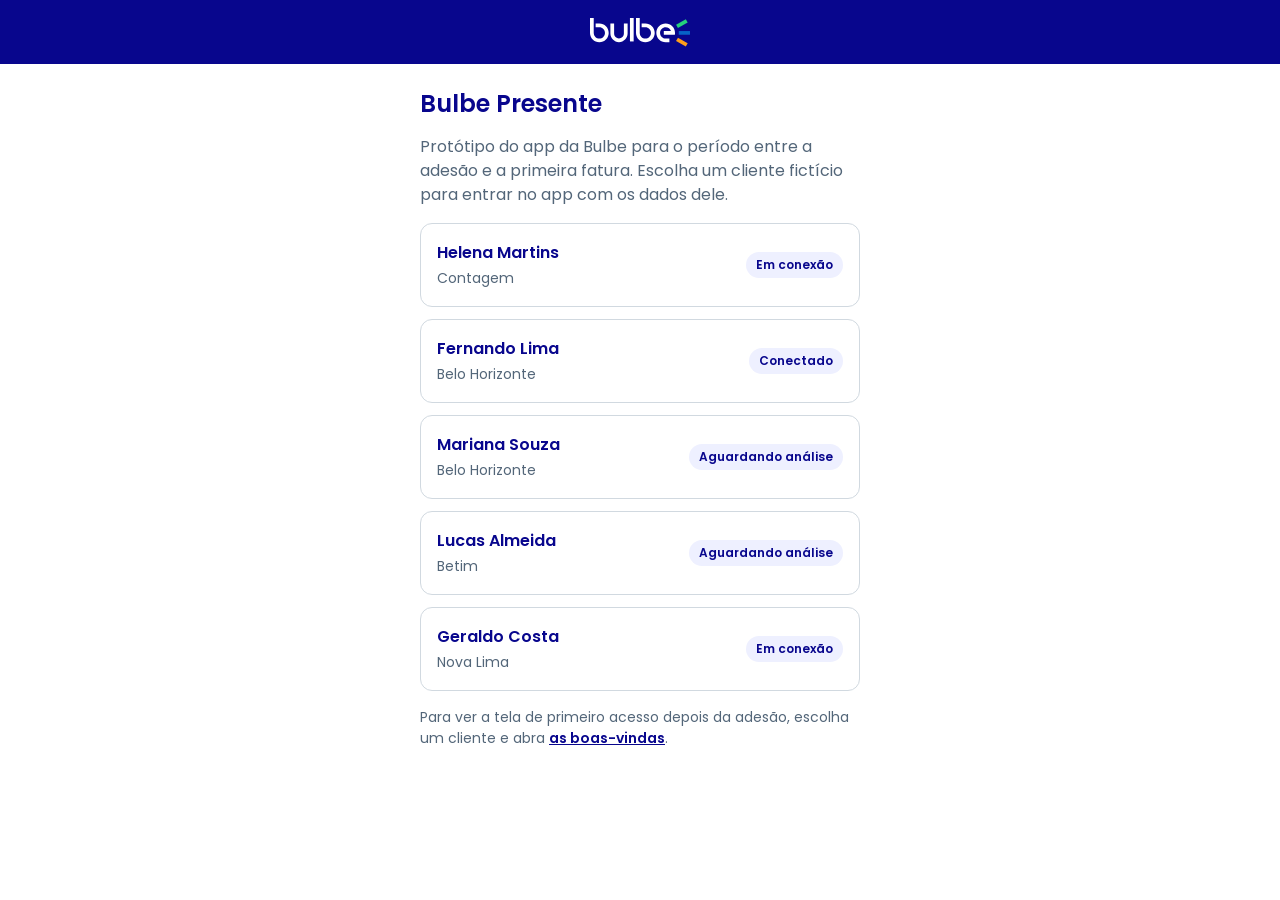
<file: index.html>
<!DOCTYPE html>
<html lang="pt-BR">
<head>
  <meta charset="UTF-8">
  <meta name="viewport" content="width=device-width, initial-scale=1.0">
  <title>Bulbe Presente · Demonstração</title>
  <link rel="preconnect" href="https://fonts.googleapis.com">
  <link rel="preconnect" href="https://fonts.gstatic.com" crossorigin>
  <link href="https://fonts.googleapis.com/css2?family=Poppins:wght@300;400;500;600&display=swap" rel="stylesheet">
  <link rel="stylesheet" href="assets/css/bulbe-ui.css">
  <style>
    /* Estilo só desta página de entrada da demonstração */
    .entrada { max-width: 480px; margin: 0 auto; display: flex; flex-direction: column; gap: 16px; }
    .entrada h1 { margin: 0; font-size: var(--titulo-tamanho); font-weight: var(--titulo-peso); line-height: 1.3; color: var(--cor-azul); }
    .entrada p { margin: 0; line-height: 1.5; }
    .clientes { margin: 0; padding: 0; list-style: none; display: grid; gap: 12px; }
    .cliente {
      display: flex; align-items: center; justify-content: space-between; gap: 12px;
      padding: 16px; border: 1px solid var(--cor-linha); border-radius: var(--raio-card);
      color: var(--cor-texto); text-decoration: none;
    }
    .cliente:hover, .cliente:focus-visible { border-color: var(--cor-azul); background: var(--cor-azul-claro); }
    .cliente strong { display: block; color: var(--cor-azul); font-weight: 600; }
    .cliente small { font-size: 14px; color: var(--cor-texto-secundario); }
    .selo { flex-shrink: 0; padding: 4px 10px; border-radius: 999px; font-size: 12px; font-weight: 600;
            background: var(--cor-azul-claro); color: var(--cor-azul); }
    .primeiro-acesso { font-size: 14px; }
    .primeiro-acesso a { color: var(--cor-azul); font-weight: 600; }
  </style>
</head>
<body>
  <header class="topo">
    <span></span>
    <div class="topo-logo">
      <img src="assets/img/logo-bulbe-branco.svg" alt="Bulbe">
    </div>
    <span></span>
  </header>

  <main class="entrada">
    <h1>Bulbe Presente</h1>
    <p class="texto-secundario">Protótipo do app da Bulbe para o período entre a adesão e a primeira fatura.
      Escolha um cliente fictício para entrar no app com os dados dele.</p>

    <ul class="clientes" id="lista-clientes"></ul>

    <p class="primeiro-acesso texto-secundario">Para ver a tela de primeiro acesso depois da adesão, escolha um
      cliente e abra <a href="pages/hu01.html">as boas-vindas</a>.</p>
  </main>

  <script type="module" src="assets/js/main.js"></script>
</body>
</html>
</file>
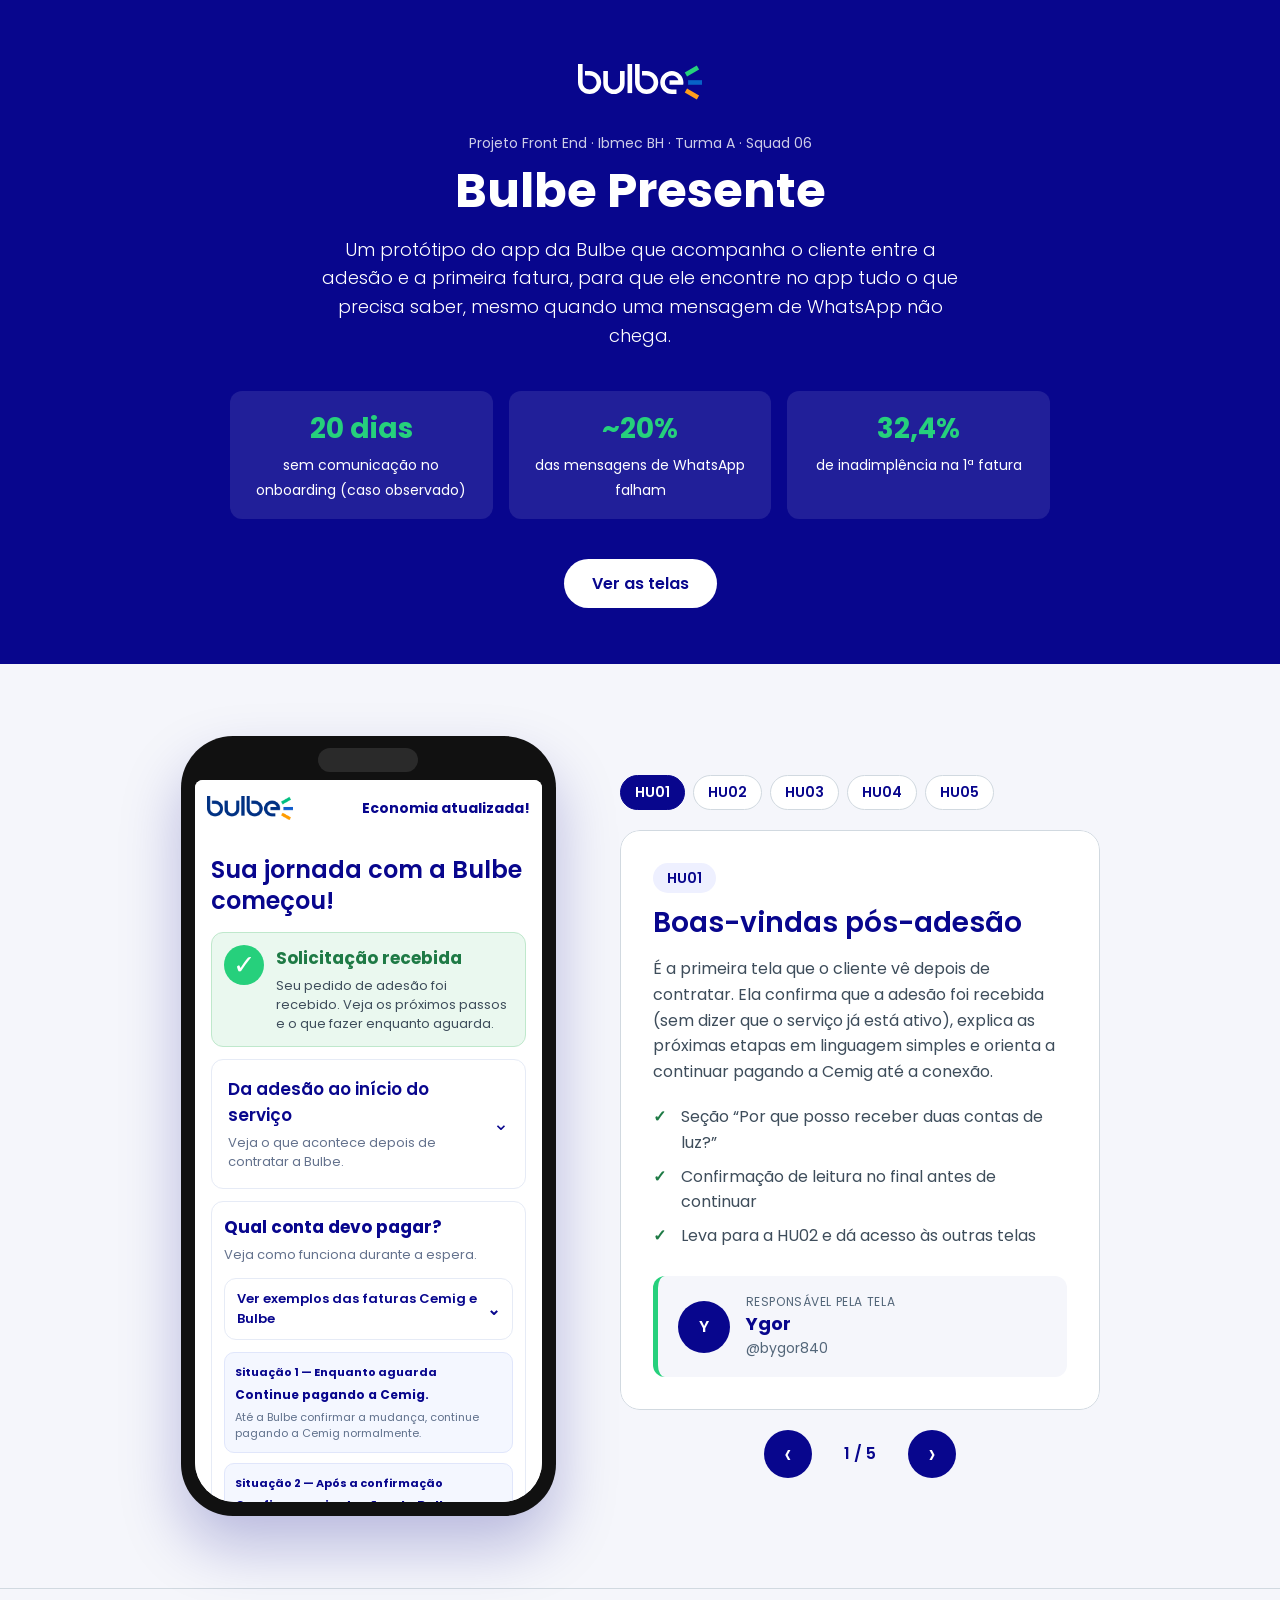
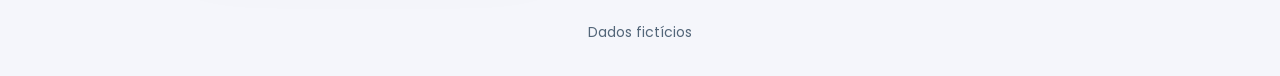
<file: docs/apresentacao/index.html>
<!DOCTYPE html>
<html lang="pt-BR">
<head>
  <meta charset="UTF-8">
  <meta name="viewport" content="width=device-width, initial-scale=1">
  <title>Apresentação · Bulbe Presente</title>

  <!-- Fonte Poppins (a mesma do app) -->
  <link href="https://fonts.googleapis.com/css2?family=Poppins:wght@300;400;500;600;700&display=swap" rel="stylesheet">
  <link rel="stylesheet" href="apresentacao.css">
  <link rel="icon" type="image/png" href="bulbe_logo.png">
  <script src="apresentacao.js" defer></script>
</head>
<body>

  <!-- ================= ABERTURA ================= -->
  <header class="abertura">
    <img class="abertura-logo" src="../../assets/img/logo-bulbe-branco.svg" alt="Bulbe">
    <p class="abertura-etiqueta">Projeto Front End · Ibmec BH · Turma A · Squad 06</p>
    <h1>Bulbe Presente</h1>
    <p class="abertura-texto">
      Um protótipo do app da Bulbe que acompanha o cliente entre a adesão e a primeira fatura,
      para que ele encontre no app tudo o que precisa saber, mesmo quando uma mensagem de WhatsApp não chega.
    </p>

    <ul class="numeros">
      <li><strong>20 dias</strong><span>sem comunicação no onboarding (caso observado)</span></li>
      <li><strong>~20%</strong><span>das mensagens de WhatsApp falham</span></li>
      <li><strong>32,4%</strong><span>de inadimplência na 1ª fatura</span></li>
    </ul>

    <a class="abertura-botao" href="#demo">Ver as telas</a>
  </header>

  <!-- ================= DEMONSTRAÇÃO: 1 celular + carrossel ================= -->
  <main class="demo" id="demo">

    <!-- Celular: mostra a tela do card atual e pode ser navegado -->
    <div class="celular">
      <div class="celular-entalhe"></div>
      <iframe id="celular-tela" src="../../pages/hu01.html?cliente=1" title="Tela do app Bulbe Presente"></iframe>
    </div>

    <!-- Carrossel: um card por tela -->
    <section class="carrossel" aria-label="Telas do app">

      <!-- Abas com as telas (atalho direto para cada uma) -->
      <nav class="carrossel-abas" aria-label="Escolher tela">
        <button type="button" data-ir="0">HU01</button>
        <button type="button" data-ir="1">HU02</button>
        <button type="button" data-ir="2">HU03</button>
        <button type="button" data-ir="3">HU04</button>
        <button type="button" data-ir="4">HU05</button>
      </nav>

      <div class="carrossel-janela">
        <div class="carrossel-trilho" id="carrossel-trilho">

          <!-- HU01 -->
          <article class="card" data-tela="../../pages/hu01.html" data-arquivos="hu01.html">
            <span class="tela-id">HU01</span>
            <h2>Boas-vindas pós-adesão</h2>
            <p>
              É a primeira tela que o cliente vê depois de contratar. Ela confirma que a adesão foi recebida
              (sem dizer que o serviço já está ativo), explica as próximas etapas em linguagem simples e
              orienta a continuar pagando a Cemig até a conexão.
            </p>
            <ul class="destaques">
              <li>Seção “Por que posso receber duas contas de luz?”</li>
              <li>Confirmação de leitura no final antes de continuar</li>
              <li>Leva para a HU02 e dá acesso às outras telas</li>
            </ul>
            <div class="responsavel">
              <span class="responsavel-foto">Y</span>
              <div>
                <small>Responsável pela tela</small>
                <strong>Ygor</strong>
                <span>@bygor840</span>
              </div>
            </div>
          </article>

          <!-- HU02 -->
          <article class="card" data-tela="../../pages/confirmar-contatos.html" data-arquivos="confirmar-contatos.html">
            <span class="tela-id">HU02</span>
            <h2>Confirme seus contatos</h2>
            <p>
              Como cerca de 20% das mensagens de WhatsApp falham, o cliente confere aqui o celular e o e-mail
              informados na adesão e escolhe por qual canal quer receber as atualizações.
            </p>
            <ul class="destaques">
              <li>Confirmar ou editar telefone e e-mail</li>
              <li>Escolha do canal: WhatsApp, e-mail ou ambos</li>
              <li>Validação dos campos e mensagem de sucesso</li>
            </ul>
            <div class="responsavel">
              <span class="responsavel-foto">LA</span>
              <div>
                <small>Responsável pela tela</small>
                <strong>Laura Amorim</strong>
                <span>@amorimplaura</span>
              </div>
            </div>
          </article>

          <!-- HU03 -->
          <article class="card" data-tela="../../pages/central-de-avisos.html" data-arquivos="central-de-avisos.html">
            <span class="tela-id">HU03</span>
            <h2>Central de avisos</h2>
            <p>
              Reúne em um só lugar todas as mensagens que a Bulbe enviou e as pendências que dependem do cliente.
              Se um WhatsApp não chegou, o aviso continua disponível aqui.
            </p>
            <ul class="destaques">
              <li>Pendências no topo, destacadas e com prazo</li>
              <li>Data, título e canal de envio de cada aviso</li>
              <li>O que foi lido fica salvo no navegador</li>
            </ul>
            <div class="responsavel">
              <span class="responsavel-foto">DF</span>
              <div>
                <small>Responsável pela tela</small>
                <strong>Daniel Ferreira</strong>
                <span>@danielferreira88</span>
              </div>
            </div>
          </article>

          <!-- HU04 -->
          <article class="card" data-tela="../../pages/acompanhe-sua-energia.html" data-arquivos="acompanhe-sua-energia.html">
            <span class="tela-id">HU04</span>
            <h2>Acompanhe sua energia</h2>
            <p>
              A tela principal do app nos acessos seguintes. Mostra, com uma animação, o caminho da energia
              da usina até a casa do cliente e em que etapa a adesão está, para ele ter certeza de que o processo
              está andando enquanto ainda paga a Cemig.
            </p>
            <ul class="destaques">
              <li>Etapa atual, se o cliente precisa fazer algo e aviso de atraso</li>
              <li>Economia estimada antes da conexão</li>
              <li>Depois da conexão: energia recebida e economia acumulada</li>
            </ul>
            <div class="responsavel">
              <span class="responsavel-foto">BP</span>
              <div>
                <small>Responsável pela tela</small>
                <strong>Bernardo Paolucci</strong>
                <span>@bpaolucci</span>
              </div>
            </div>
          </article>

          <!-- HU05 (inclui as telas de explicação abertas a partir dela) -->
          <article class="card" data-tela="../../pages/primeira-fatura.html"
                   data-arquivos="primeira-fatura.html explicacao-contas.html explicacao-empresas.html explicacao-recebimento.html duvidas-fatura.html central-orientacoes.html">
            <span class="tela-id">HU05</span>
            <h2>Entenda sua primeira fatura</h2>
            <p>
              Explica de forma simples como vai funcionar a primeira cobrança: a relação entre as contas da Cemig
              e da Bulbe, qual conta pagar durante a espera e como a fatura chega.
            </p>
            <ul class="destaques">
              <li>Qual conta pagar em cada momento</li>
              <li>Canais de envio da fatura (WhatsApp e e-mail)</li>
              <li>O que fazer se a fatura não chegar (+ 4 telas de explicação)</li>
            </ul>
            <div class="responsavel">
              <span class="responsavel-foto">MC</span>
              <div>
                <small>Responsável pela tela</small>
                <strong>Maria Cecília Cotta</strong>
                <span>@MariaCeciliaCotta</span>
              </div>
            </div>
          </article>

        </div>
      </div>

      <!-- Setas e contador -->
      <div class="carrossel-controles">
        <button type="button" class="seta" id="anterior" aria-label="Tela anterior">‹</button>
        <span class="contador" id="contador" aria-live="polite">1 / 5</span>
        <button type="button" class="seta" id="proxima" aria-label="Próxima tela">›</button>
      </div>

    </section>

  </main>

  <footer class="rodape">
    <p>Dados fictícios</p>
  </footer>

</body>
</html>
</file>
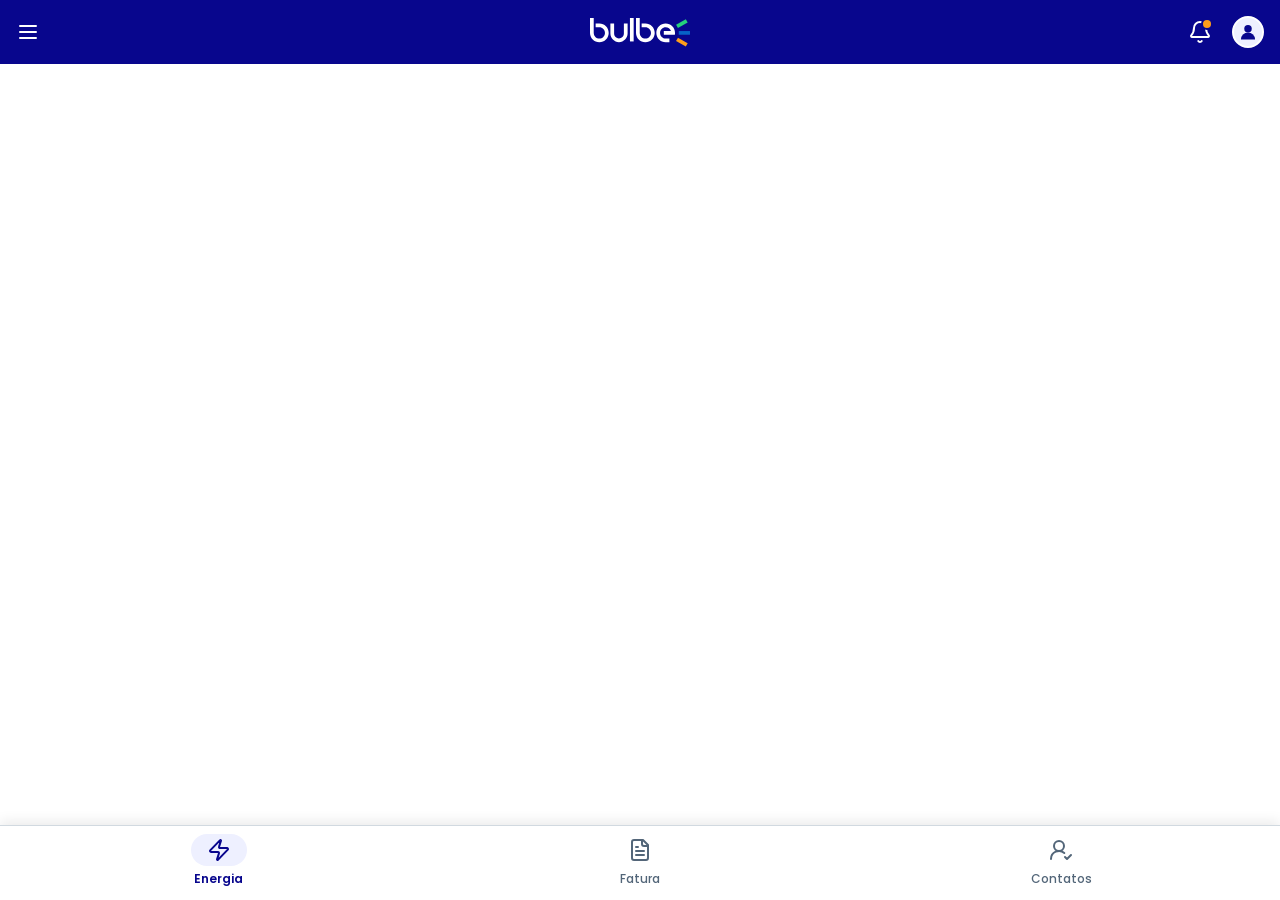
<file: pages/_modelo.html>
<!DOCTYPE html>
<html lang="pt-BR">
<head>
  <meta charset="UTF-8">
  <meta name="viewport" content="width=device-width, initial-scale=1">
  <title>Nome da tela · Bulbe</title>

  <!-- Fonte Poppins (a mesma do app) -->
  <link href="https://fonts.googleapis.com/css2?family=Poppins:wght@300;400;500;600&display=swap" rel="stylesheet">

  <!-- Cabeçalho e menu -->
  <link rel="stylesheet" href="../assets/css/bulbe-ui.css">
  <script type="module" src="../assets/js/app.js"></script>
</head>
<body>

  <!-- ================= CABEÇALHO (não mexer) ================= -->
  <header class="topo">
    <a class="topo-botao" href="../index.html" aria-label="Voltar para a escolha de cliente">
      <svg viewBox="0 0 24 24" fill="none" stroke="currentColor" stroke-width="2" stroke-linecap="round"><path d="M4 6h16M4 12h16M4 18h16"/></svg>
    </a>

    <div class="topo-logo">
      <img src="../assets/img/logo-bulbe-branco.svg" alt="Bulbe">
    </div>

    <div class="topo-direita">
      <a class="topo-botao" href="central-de-avisos.html" aria-label="Avisos">
        <svg viewBox="0 0 24 24" fill="none" stroke="currentColor" stroke-width="2" stroke-linecap="round" stroke-linejoin="round"><path d="M10.268 21a2 2 0 0 0 3.464 0"/><path d="M3.262 15.326A1 1 0 0 0 4 17h16a1 1 0 0 0 .74-1.673C19.41 13.956 18 12.499 18 8A6 6 0 0 0 6 8c0 4.499-1.411 5.956-2.738 7.326"/></svg>
      </a>
      <a class="topo-avatar" href="#" aria-label="Meu perfil">
        <svg viewBox="0 0 24 24" fill="currentColor"><circle cx="12" cy="8" r="4.5"/><path d="M3.5 21a8.5 8.5 0 0 1 17 0Z"/></svg>
      </a>
    </div>
  </header>


  <!-- ================= CONTEÚDO DA SUA TELA ================= -->
  <main>

    <!-- Coloque aqui o conteúdo da sua tela -->

  </main>


  <!-- ================= MENU DE BAIXO ================= -->
  <!-- Coloque class="ativo" no link da sua tela (e tire do link de Energia) -->
  <nav class="menu" aria-label="Menu principal">
    <a class="ativo" href="acompanhe-sua-energia.html">
      <span class="menu-icone">
        <svg viewBox="0 0 24 24" fill="none" stroke="currentColor" stroke-width="2" stroke-linejoin="round"><path d="M4 14a1 1 0 0 1-.78-1.63l9.9-10.2a.5.5 0 0 1 .86.46l-1.92 6.02A1 1 0 0 0 13 10h7a1 1 0 0 1 .78 1.63l-9.9 10.2a.5.5 0 0 1-.86-.46l1.92-6.02A1 1 0 0 0 11 14z"/></svg>
      </span>
      Energia
    </a>

    <a href="primeira-fatura.html">
      <span class="menu-icone">
        <svg viewBox="0 0 24 24" fill="none" stroke="currentColor" stroke-width="2" stroke-linecap="round" stroke-linejoin="round"><path d="M15 2H6a2 2 0 0 0-2 2v16a2 2 0 0 0 2 2h12a2 2 0 0 0 2-2V7Z"/><path d="M14 2v4a2 2 0 0 0 2 2h4"/><path d="M10 9H8M16 13H8M16 17H8"/></svg>
      </span>
      Fatura
    </a>

    <a href="confirmar-contatos.html">
      <span class="menu-icone">
        <svg viewBox="0 0 24 24" fill="none" stroke="currentColor" stroke-width="2" stroke-linecap="round" stroke-linejoin="round"><path d="M2 21a8 8 0 0 1 13.292-6"/><circle cx="10" cy="8" r="5"/><path d="m16 19 2 2 4-4"/></svg>
      </span>
      Contatos
    </a>
  </nav>

</body>
</html>
</file>
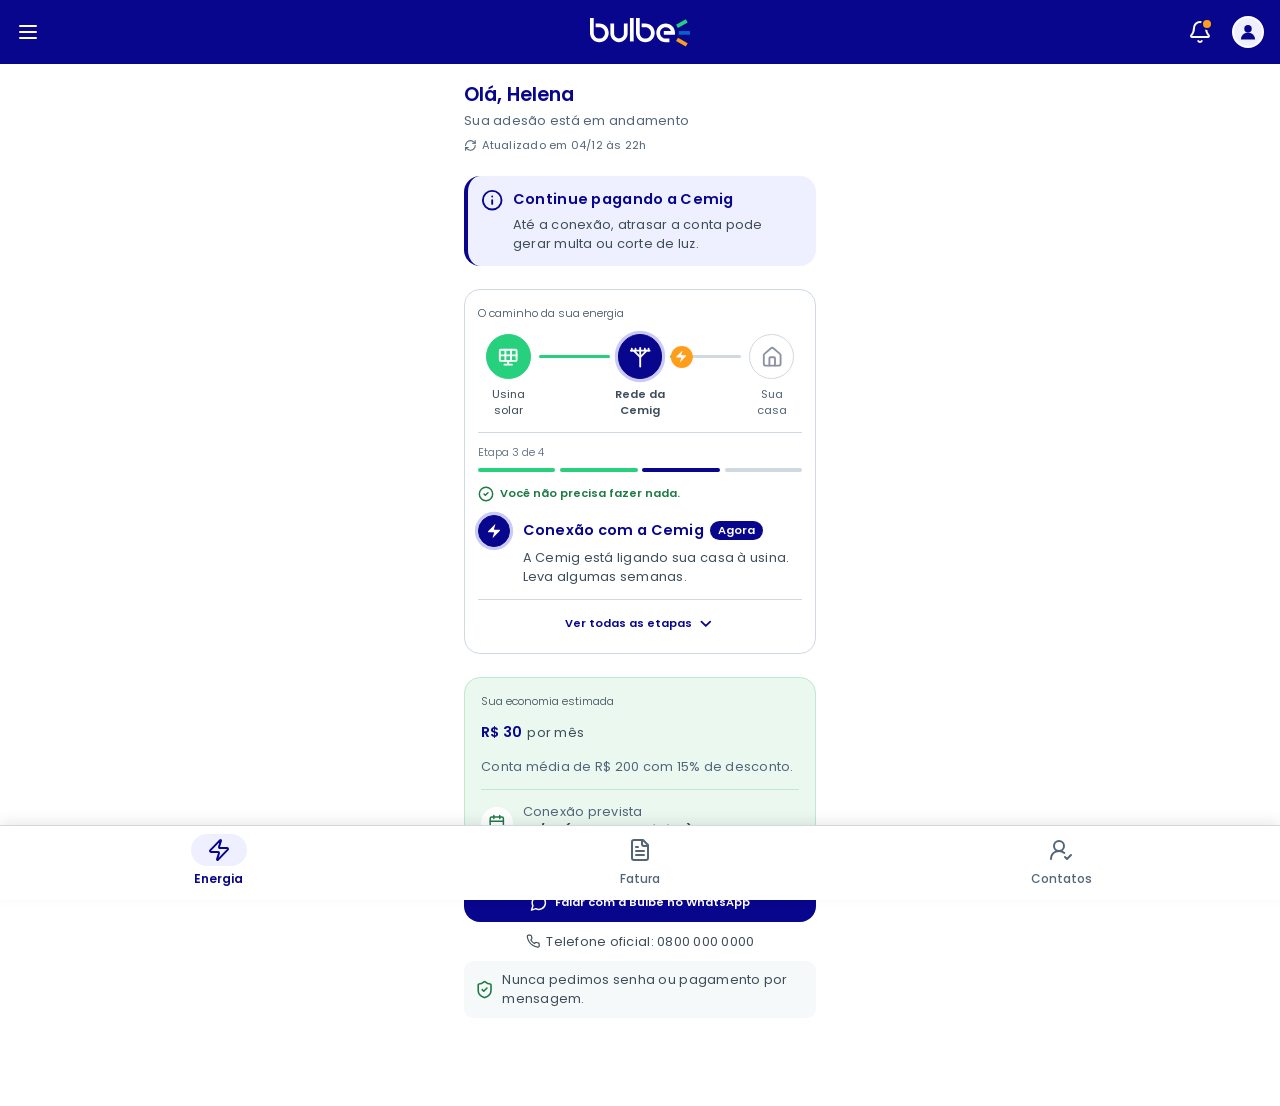
<file: pages/acompanhe-sua-energia.html>
<!DOCTYPE html>
<html lang="pt-BR">
<head>
  <meta charset="UTF-8">
  <meta name="viewport" content="width=device-width, initial-scale=1">
  <title>Acompanhe sua energia · Bulbe</title>

  <!-- Fonte Poppins (a mesma do app) -->
  <link href="https://fonts.googleapis.com/css2?family=Poppins:wght@300;400;500;600&display=swap" rel="stylesheet">

  <!-- Base do squad (cabeçalho e menu) + estilo desta tela -->
  <link rel="stylesheet" href="../assets/css/bulbe-ui.css">
  <link rel="stylesheet" href="../assets/css/acompanhe-sua-energia.css">
  <script type="module" src="../assets/js/app.js"></script>
</head>
<body>

  <!-- ================= CABEÇALHO (igual ao template) ================= -->
  <header class="topo">
    <a class="topo-botao" href="../index.html" aria-label="Voltar para a escolha de cliente">
      <svg viewBox="0 0 24 24" fill="none" stroke="currentColor" stroke-width="2" stroke-linecap="round"><path d="M4 6h16M4 12h16M4 18h16"/></svg>
    </a>

    <div class="topo-logo">
      <img src="../assets/img/logo-bulbe-branco.svg" alt="Bulbe">
    </div>

    <div class="topo-direita">
      <a class="topo-botao" href="central-de-avisos.html" aria-label="Avisos">
        <svg viewBox="0 0 24 24" fill="none" stroke="currentColor" stroke-width="2" stroke-linecap="round" stroke-linejoin="round"><path d="M10.268 21a2 2 0 0 0 3.464 0"/><path d="M3.262 15.326A1 1 0 0 0 4 17h16a1 1 0 0 0 .74-1.673C19.41 13.956 18 12.499 18 8A6 6 0 0 0 6 8c0 4.499-1.411 5.956-2.738 7.326"/></svg>
      </a>
      <a class="topo-avatar" href="#" aria-label="Meu perfil">
        <svg viewBox="0 0 24 24" fill="currentColor"><circle cx="12" cy="8" r="4.5"/><path d="M3.5 21a8.5 8.5 0 0 1 17 0Z"/></svg>
      </a>
    </div>
  </header>


  <!-- ================= CONTEÚDO DA TELA ================= -->
  <!-- data-estado muda o visual da tela. O JS preenche com o status do cliente. -->
  <main class="energia" id="tela" data-estado="carregando">

    <!-- Aparece só se o JSON não carregar -->
    <p class="mensagem-erro" id="mensagem-erro" hidden>
      Não foi possível carregar seus dados. O projeto está aberto pelo Live Server?
    </p>

    <!-- 1. Saudação -->
    <section class="saudacao">
      <h1 class="texto-p1 texto-azul">Olá, <span id="primeiro-nome">cliente</span></h1>
      <p class="texto-p2 texto-secundario" id="subtitulo">Carregando sua adesão…</p>
      <p class="atualizado texto-p3 texto-secundario">
        <svg viewBox="0 0 24 24" fill="none" stroke="currentColor" stroke-width="2" stroke-linecap="round" stroke-linejoin="round" aria-hidden="true"><path d="M3 12a9 9 0 0 1 9-9 9.75 9.75 0 0 1 6.74 2.74L21 8"/><path d="M21 3v5h-5"/><path d="M21 12a9 9 0 0 1-9 9 9.75 9.75 0 0 1-6.74-2.74L3 16"/><path d="M8 16H3v5"/></svg>
        <span id="atualizado-em">Atualizado agora</span>
      </p>
    </section>

    <!-- 2. Documentos pendentes (só no estado "pendencia") -->
    <section class="aviso aviso-erro" id="aviso-pendencia" hidden>
      <svg class="aviso-icone" viewBox="0 0 24 24" fill="none" stroke="currentColor" stroke-width="2" stroke-linecap="round" aria-hidden="true"><circle cx="12" cy="12" r="10"/><path d="M12 8v4M12 16h.01"/></svg>
      <div class="aviso-texto">
        <h2 class="texto-p1">Há documentos pendentes</h2>
        <p class="texto-p2">Sua adesão está parada até você enviar um documento.</p>
      </div>
      <a class="botao botao-erro" href="central-de-avisos.html">
        Consultar pendências
        <svg viewBox="0 0 24 24" fill="none" stroke="currentColor" stroke-width="2.4" stroke-linecap="round" stroke-linejoin="round" aria-hidden="true"><path d="M5 12h14"/><path d="m12 5 7 7-7 7"/></svg>
      </a>
    </section>

    <!-- 3. Continue pagando a Cemig (antes da conexão) -->
    <section class="aviso aviso-info" id="aviso-cemig" hidden>
      <svg class="aviso-icone" viewBox="0 0 24 24" fill="none" stroke="currentColor" stroke-width="2" stroke-linecap="round" aria-hidden="true"><circle cx="12" cy="12" r="10"/><path d="M12 16v-4M12 8h.01"/></svg>
      <div class="aviso-texto">
        <h2 class="texto-p1">Continue pagando a Cemig</h2>
        <p class="texto-p2">Até a conexão, atrasar a conta pode gerar multa ou corte de luz.</p>
      </div>
    </section>

    <!-- 4. Caminho da energia + etapa atual -->
    <section class="card" aria-labelledby="titulo-caminho">
      <h2 class="texto-rotulo" id="titulo-caminho">O caminho da sua energia</h2>

      <!-- Ilustração: as classes dos pontos e o raio mudam pelo JS -->
      <div class="caminho" id="caminho" aria-hidden="true">
        <div class="ponto" data-ponto="usina">
          <span class="ponto-circulo">
            <svg viewBox="0 0 24 24" fill="none" stroke="currentColor" stroke-width="2" stroke-linecap="round" stroke-linejoin="round"><rect x="3" y="4" width="18" height="12" rx="1"/><path d="M3 10h18M9 4v12M15 4v12M12 16v4M8 20h8"/></svg>
          </span>
          <span class="ponto-nome">Usina<br>solar</span>
        </div>

        <div class="conector" data-conector="1"></div>

        <div class="ponto" data-ponto="cemig">
          <span class="ponto-circulo">
            <svg viewBox="0 0 24 24" fill="none" stroke="currentColor" stroke-width="2" stroke-linecap="round" stroke-linejoin="round"><path d="M12 2v20"/><path d="M2 5h20"/><path d="M3 3v2M7 3v2M17 3v2M21 3v2"/><path d="m19 5-7 7-7-7"/></svg>
          </span>
          <span class="ponto-nome">Rede da<br>Cemig</span>
        </div>

        <div class="conector" data-conector="2"></div>

        <div class="ponto" data-ponto="casa">
          <span class="ponto-circulo">
            <svg viewBox="0 0 24 24" fill="none" stroke="currentColor" stroke-width="2" stroke-linecap="round" stroke-linejoin="round"><path d="M15 21v-8a1 1 0 0 0-1-1h-4a1 1 0 0 0-1 1v8"/><path d="M3 10a2 2 0 0 1 .709-1.528l7-5.999a2 2 0 0 1 2.582 0l7 5.999A2 2 0 0 1 21 10v9a2 2 0 0 1-2 2H5a2 2 0 0 1-2-2z"/></svg>
          </span>
          <span class="ponto-nome">Sua<br>casa</span>
        </div>

        <!-- Raio da energia: o JS coloca dentro do conector certo -->
        <span class="raio" id="raio">
          <svg class="raio-energia" viewBox="0 0 24 24" fill="currentColor"><path d="M4 14a1 1 0 0 1-.78-1.63l9.9-10.2a.5.5 0 0 1 .86.46l-1.92 6.02A1 1 0 0 0 13 10h7a1 1 0 0 1 .78 1.63l-9.9 10.2a.5.5 0 0 1-.86-.46l1.92-6.02A1 1 0 0 0 11 14z"/></svg>
          <svg class="raio-pausa" viewBox="0 0 24 24" fill="currentColor"><rect x="6" y="5" width="4" height="14" rx="1"/><rect x="14" y="5" width="4" height="14" rx="1"/></svg>
        </span>
      </div>

      <!-- Mesma informação da ilustração, em texto (leitor de tela) -->
      <p class="visualmente-oculto" id="caminho-texto"></p>

      <hr class="divisor">

      <!-- Trilha: mostra só a etapa atual e abre para todas -->
      <div class="trilha" id="trilha">
        <p class="texto-rotulo texto-secundario" id="contador-etapa">Etapa 1 de 4</p>
        <div class="indicadores" id="indicadores" aria-hidden="true"></div>

        <p class="nada-a-fazer" id="nada-a-fazer" hidden>
          <svg viewBox="0 0 24 24" fill="none" stroke="currentColor" stroke-width="2.2" stroke-linecap="round" stroke-linejoin="round" aria-hidden="true"><circle cx="12" cy="12" r="10"/><path d="m9 12 2 2 4-4"/></svg>
          <span id="nada-a-fazer-texto">Você não precisa fazer nada.</span>
        </p>

        <ol class="lista-etapas trilha-resumo" id="etapa-atual"></ol>

        <details class="todas-etapas">
          <summary class="texto-botao">
            <span class="quando-fechado">Ver todas as etapas</span>
            <span class="quando-aberto">Mostrar menos</span>
            <svg viewBox="0 0 24 24" fill="none" stroke="currentColor" stroke-width="2.4" stroke-linecap="round" stroke-linejoin="round" aria-hidden="true"><path d="m6 9 6 6 6-6"/></svg>
          </summary>
          <ol class="lista-etapas" id="lista-etapas"></ol>
        </details>
      </div>
    </section>

    <!-- 5a. Antes da conexão: economia estimada e data prevista -->
    <section class="card card-verde" id="card-economia" hidden>
      <h2 class="texto-rotulo">Sua economia estimada</h2>
      <p class="valor">
        <span class="texto-p1 texto-azul" id="economia-mensal">R$ 0</span>
        <span class="texto-p2">por mês</span>
      </p>
      <p class="texto-p2 texto-secundario" id="economia-detalhe"></p>
      <hr class="divisor divisor-verde">
      <div class="previsao">
        <span class="previsao-icone">
          <svg viewBox="0 0 24 24" fill="none" stroke="currentColor" stroke-width="2" stroke-linecap="round" stroke-linejoin="round" aria-hidden="true"><rect width="18" height="18" x="3" y="4" rx="2"/><path d="M16 2v4M8 2v4M3 10h18"/></svg>
        </span>
        <div>
          <p class="texto-p2 texto-secundario" id="previsao-rotulo">Conexão prevista</p>
          <p class="texto-p1" id="previsao-data"></p>
        </div>
      </div>
    </section>

    <!-- 5b. Depois da conexão: energia recebida (rosca) e economia acumulada -->
    <section class="card card-verde" id="card-recebido" hidden>
      <h2 class="texto-rotulo">Sua energia desde a conexão</h2>
      <div class="grafico">
        <div class="rosca" id="rosca">
          <div class="rosca-centro">
            <span class="texto-p1 texto-azul" id="kwh-total">0</span>
            <span class="texto-p3 texto-secundario">kWh</span>
          </div>
        </div>
        <ul class="legenda">
          <li>
            <span class="legenda-cor legenda-bulbe"></span>
            <span>
              <span class="texto-p3 texto-secundario">Da Bulbe</span>
              <span class="texto-p1" id="kwh-bulbe">0 kWh</span>
            </span>
          </li>
          <li>
            <span class="legenda-cor legenda-cemig"></span>
            <span>
              <span class="texto-p3 texto-secundario">Da Cemig</span>
              <span class="texto-p1" id="kwh-cemig">0 kWh</span>
            </span>
          </li>
        </ul>
      </div>
      <hr class="divisor divisor-verde">
      <div>
        <p class="texto-p2">Você já economizou</p>
        <p class="texto-p1 texto-azul" id="economia-acumulada">R$ 0</p>
        <p class="texto-p2 texto-secundario">O desconto vem na sua 1ª fatura.</p>
      </div>
    </section>

    <!-- 6. Depois da conexão: ir para a explicação da 1ª fatura (HU05) -->
    <a class="cta-fatura" id="cta-fatura" href="primeira-fatura.html" hidden>
      <span class="cta-icone">
        <svg viewBox="0 0 24 24" fill="none" stroke="currentColor" stroke-width="2.2" stroke-linecap="round" stroke-linejoin="round" aria-hidden="true"><path d="M15 2H6a2 2 0 0 0-2 2v16a2 2 0 0 0 2 2h12a2 2 0 0 0 2-2V7Z"/><path d="M14 2v4a2 2 0 0 0 2 2h4"/><path d="M10 9H8M16 13H8M16 17H8"/></svg>
      </span>
      <span class="cta-texto">
        <span class="texto-p1">Entenda sua 1ª fatura</span>
        <span class="texto-p3">Veja o que vem nela e como pagar.</span>
      </span>
      <svg class="cta-seta" viewBox="0 0 24 24" fill="none" stroke="currentColor" stroke-width="2.4" stroke-linecap="round" stroke-linejoin="round" aria-hidden="true"><path d="M5 12h14"/><path d="m12 5 7 7-7 7"/></svg>
    </a>

    <!-- 7. Contato oficial -->
    <section class="contato" aria-label="Contato oficial da Bulbe">
      <a class="botao botao-primario" href="#">
        <svg viewBox="0 0 24 24" fill="none" stroke="currentColor" stroke-width="2" stroke-linecap="round" stroke-linejoin="round" aria-hidden="true"><path d="M7.9 20A9 9 0 1 0 4 16.1L2 22Z"/></svg>
        Falar com a Bulbe no WhatsApp
      </a>
      <p class="telefone texto-p2">
        <svg viewBox="0 0 24 24" fill="none" stroke="currentColor" stroke-width="2" stroke-linecap="round" stroke-linejoin="round" aria-hidden="true"><path d="M22 16.92v3a2 2 0 0 1-2.18 2 19.79 19.79 0 0 1-8.63-3.07 19.5 19.5 0 0 1-6-6 19.79 19.79 0 0 1-3.07-8.67A2 2 0 0 1 4.11 2h3a2 2 0 0 1 2 1.72 12.84 12.84 0 0 0 .7 2.81 2 2 0 0 1-.45 2.11L8.09 9.91a16 16 0 0 0 6 6l1.27-1.27a2 2 0 0 1 2.11-.45 12.84 12.84 0 0 0 2.81.7A2 2 0 0 1 22 16.92z"/></svg>
        Telefone oficial: 0800 000 0000
      </p>
      <p class="selo-golpe texto-p2">
        <svg viewBox="0 0 24 24" fill="none" stroke="currentColor" stroke-width="2" stroke-linecap="round" stroke-linejoin="round" aria-hidden="true"><path d="M20 13c0 5-3.5 7.5-7.66 8.95a1 1 0 0 1-.67-.01C7.5 20.5 4 18 4 13V6a1 1 0 0 1 1-1c2 0 4.5-1.2 6.24-2.72a1.17 1.17 0 0 1 1.52 0C14.51 3.81 17 5 19 5a1 1 0 0 1 1 1z"/><path d="m9 12 2 2 4-4"/></svg>
        Nunca pedimos senha ou pagamento por mensagem.
      </p>
    </section>

  </main>


  <!-- ================= MENU DE BAIXO (Energia ativo) ================= -->
  <nav class="menu" aria-label="Menu principal">
    <a class="ativo" href="acompanhe-sua-energia.html" aria-current="page">
      <span class="menu-icone">
        <svg viewBox="0 0 24 24" fill="none" stroke="currentColor" stroke-width="2" stroke-linejoin="round"><path d="M4 14a1 1 0 0 1-.78-1.63l9.9-10.2a.5.5 0 0 1 .86.46l-1.92 6.02A1 1 0 0 0 13 10h7a1 1 0 0 1 .78 1.63l-9.9 10.2a.5.5 0 0 1-.86-.46l1.92-6.02A1 1 0 0 0 11 14z"/></svg>
      </span>
      Energia
    </a>

    <a href="primeira-fatura.html">
      <span class="menu-icone">
        <svg viewBox="0 0 24 24" fill="none" stroke="currentColor" stroke-width="2" stroke-linecap="round" stroke-linejoin="round"><path d="M15 2H6a2 2 0 0 0-2 2v16a2 2 0 0 0 2 2h12a2 2 0 0 0 2-2V7Z"/><path d="M14 2v4a2 2 0 0 0 2 2h4"/><path d="M10 9H8M16 13H8M16 17H8"/></svg>
      </span>
      Fatura
    </a>

    <a href="confirmar-contatos.html">
      <span class="menu-icone">
        <svg viewBox="0 0 24 24" fill="none" stroke="currentColor" stroke-width="2" stroke-linecap="round" stroke-linejoin="round"><path d="M2 21a8 8 0 0 1 13.292-6"/><circle cx="10" cy="8" r="5"/><path d="m16 19 2 2 4-4"/></svg>
      </span>
      Contatos
    </a>
  </nav>

  <script type="module" src="../assets/js/acompanhe-sua-energia.js"></script>
</body>
</html>
</file>
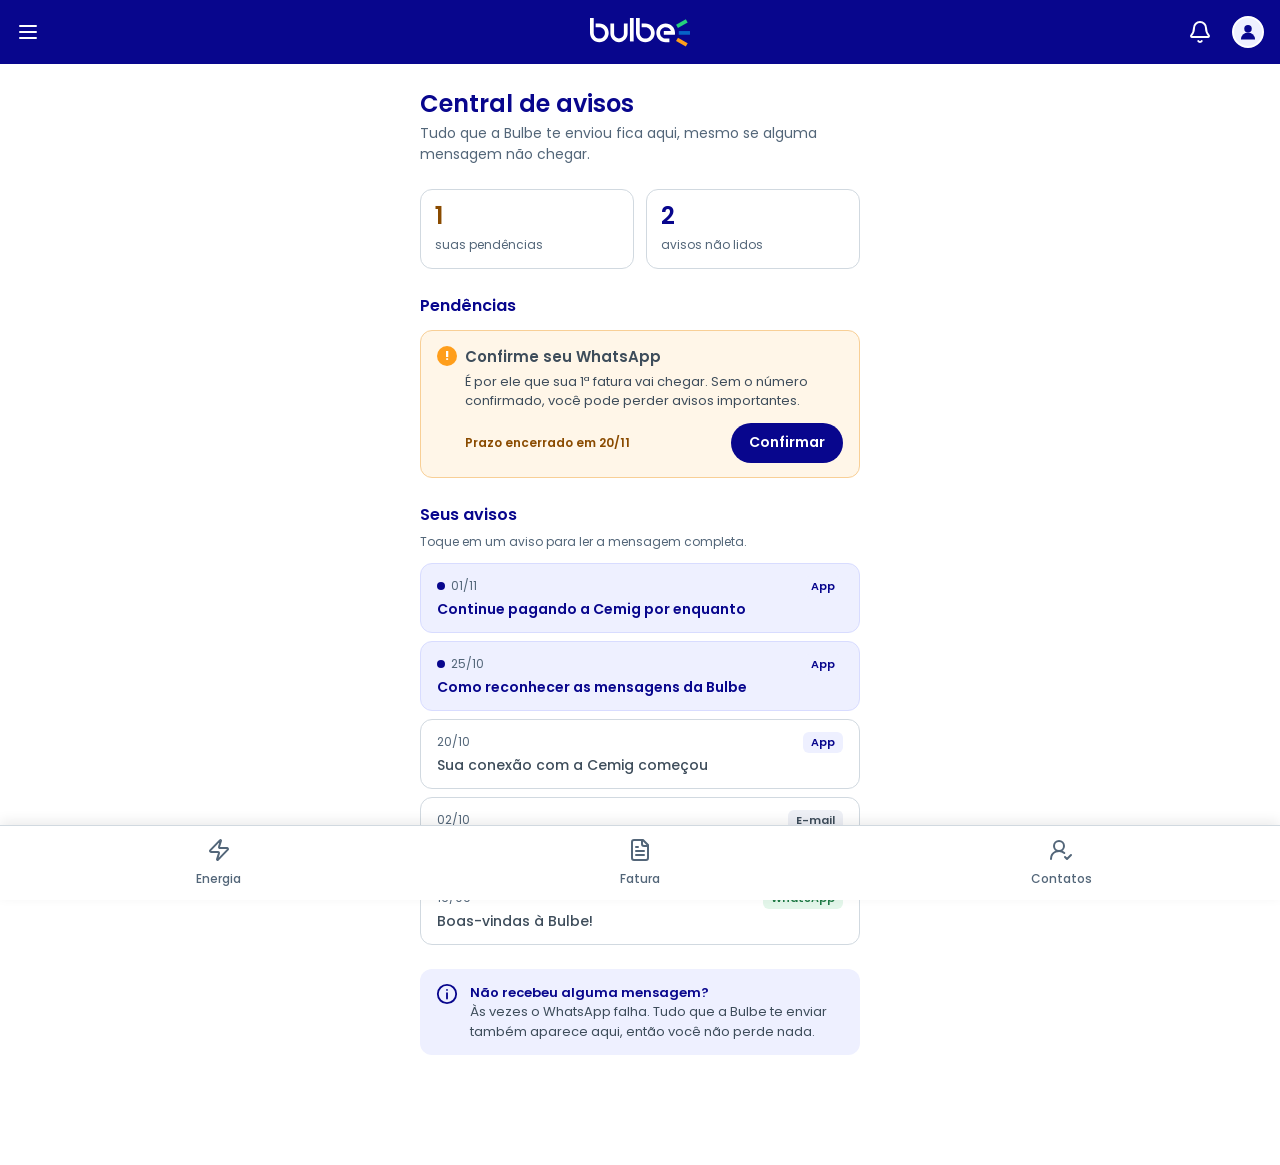
<file: pages/central-de-avisos.html>
<!DOCTYPE html>
<html lang="pt-BR">
<head>
  <meta charset="UTF-8">
  <meta name="viewport" content="width=device-width, initial-scale=1">
  <title>Central de avisos · Bulbe</title>

  <!-- Fonte Poppins (a mesma do app) -->
  <link href="https://fonts.googleapis.com/css2?family=Poppins:wght@300;400;500;600&display=swap" rel="stylesheet">

  <!-- Base do squad (cabeçalho e menu) + estilo desta tela -->
  <link rel="stylesheet" href="../assets/css/bulbe-ui.css">
  <link rel="stylesheet" href="../assets/css/central-de-avisos.css">
  <script type="module" src="../assets/js/app.js"></script>
</head>
<body>

  <!-- ================= CABEÇALHO (igual ao template) ================= -->
  <header class="topo">
    <a class="topo-botao" href="../index.html" aria-label="Voltar para a escolha de cliente">
      <svg viewBox="0 0 24 24" fill="none" stroke="currentColor" stroke-width="2" stroke-linecap="round"><path d="M4 6h16M4 12h16M4 18h16"/></svg>
    </a>

    <div class="topo-logo">
      <img src="../assets/img/logo-bulbe-branco.svg" alt="Bulbe">
    </div>

    <div class="topo-direita">
      <a class="topo-botao" href="central-de-avisos.html" aria-label="Avisos">
        <svg viewBox="0 0 24 24" fill="none" stroke="currentColor" stroke-width="2" stroke-linecap="round" stroke-linejoin="round"><path d="M10.268 21a2 2 0 0 0 3.464 0"/><path d="M3.262 15.326A1 1 0 0 0 4 17h16a1 1 0 0 0 .74-1.673C19.41 13.956 18 12.499 18 8A6 6 0 0 0 6 8c0 4.499-1.411 5.956-2.738 7.326"/></svg>
      </a>
      <a class="topo-avatar" href="#" aria-label="Meu perfil">
        <svg viewBox="0 0 24 24" fill="currentColor"><circle cx="12" cy="8" r="4.5"/><path d="M3.5 21a8.5 8.5 0 0 1 17 0Z"/></svg>
      </a>
    </div>
  </header>


  <!-- ================= CONTEÚDO DA TELA ================= -->
  <!-- HU03 · Central de avisos. O JS preenche as listas com data/avisos.json -->
  <main class="avisos-tela">

    <section class="saudacao">
      <h1 id="saudacao-titulo">Central de avisos</h1>
      <p class="texto-secundario">Tudo que a Bulbe te enviou fica aqui, mesmo se alguma mensagem não chegar.</p>
    </section>

    <p class="mensagem-erro" id="mensagem-erro" role="alert" hidden>
      Não foi possível carregar seus avisos. O projeto está aberto pelo Live Server?
    </p>

    <!-- Resumo: quantas pendências e quantos avisos não lidos -->
    <section class="resumo" aria-label="Resumo">
      <div class="resumo-item resumo-pendencias">
        <strong id="contador-pendencias">0</strong>
        <span>suas pendências</span>
      </div>
      <div class="resumo-item">
        <strong id="contador-nao-lidos">0</strong>
        <span>avisos não lidos</span>
      </div>
    </section>

    <!-- Pendências: sempre no topo -->
    <section aria-labelledby="titulo-pendencias">
      <h2 id="titulo-pendencias" class="titulo-secao">Pendências</h2>

      <ul class="lista-pendencias" id="lista-pendencias"></ul>

      <div class="sem-pendencias" id="sem-pendencias" hidden>
        <svg viewBox="0 0 24 24" aria-hidden="true"><circle cx="12" cy="12" r="11"/><path d="M7 12.5l3.2 3.2L17 9"/></svg>
        <p><strong>Nenhuma pendência.</strong> Seu processo está andando.</p>
      </div>
    </section>

    <!-- Avisos: do mais recente para o mais antigo -->
    <section aria-labelledby="titulo-avisos">
      <h2 id="titulo-avisos" class="titulo-secao">Seus avisos</h2>
      <p class="texto-dica">Toque em um aviso para ler a mensagem completa.</p>
      <ul class="lista-avisos" id="lista-avisos"></ul>
    </section>

    <!-- Por que esta tela existe: a mensagem pode falhar -->
    <aside class="cartao-info">
      <svg viewBox="0 0 24 24" aria-hidden="true"><circle cx="12" cy="12" r="10"/><path d="M12 11v6M12 7.5v.01"/></svg>
      <div>
        <p class="cartao-info-titulo">Não recebeu alguma mensagem?</p>
        <p>Às vezes o WhatsApp falha. Tudo que a Bulbe te enviar também aparece aqui, então você não perde nada.</p>
      </div>
    </aside>

  </main>


  <!-- ================= MENU DE BAIXO (Avisos ativo) ================= -->
    <nav class="menu" aria-label="Menu principal">
    <a href="acompanhe-sua-energia.html">
      <span class="menu-icone">
        <svg viewBox="0 0 24 24" fill="none" stroke="currentColor" stroke-width="2" stroke-linejoin="round"><path d="M4 14a1 1 0 0 1-.78-1.63l9.9-10.2a.5.5 0 0 1 .86.46l-1.92 6.02A1 1 0 0 0 13 10h7a1 1 0 0 1 .78 1.63l-9.9 10.2a.5.5 0 0 1-.86-.46l1.92-6.02A1 1 0 0 0 11 14z"/></svg>
      </span>
      Energia
    </a>

    <a href="primeira-fatura.html">
      <span class="menu-icone">
        <svg viewBox="0 0 24 24" fill="none" stroke="currentColor" stroke-width="2" stroke-linecap="round" stroke-linejoin="round"><path d="M15 2H6a2 2 0 0 0-2 2v16a2 2 0 0 0 2 2h12a2 2 0 0 0 2-2V7Z"/><path d="M14 2v4a2 2 0 0 0 2 2h4"/><path d="M10 9H8M16 13H8M16 17H8"/></svg>
      </span>
      Fatura
    </a>

    <a href="confirmar-contatos.html">
      <span class="menu-icone">
        <svg viewBox="0 0 24 24" fill="none" stroke="currentColor" stroke-width="2" stroke-linecap="round" stroke-linejoin="round"><path d="M2 21a8 8 0 0 1 13.292-6"/><circle cx="10" cy="8" r="5"/><path d="m16 19 2 2 4-4"/></svg>
      </span>
      Contatos
    </a>
  </nav>

  <script type="module" src="../assets/js/central-de-avisos.js"></script>
</body>
</html>
</file>
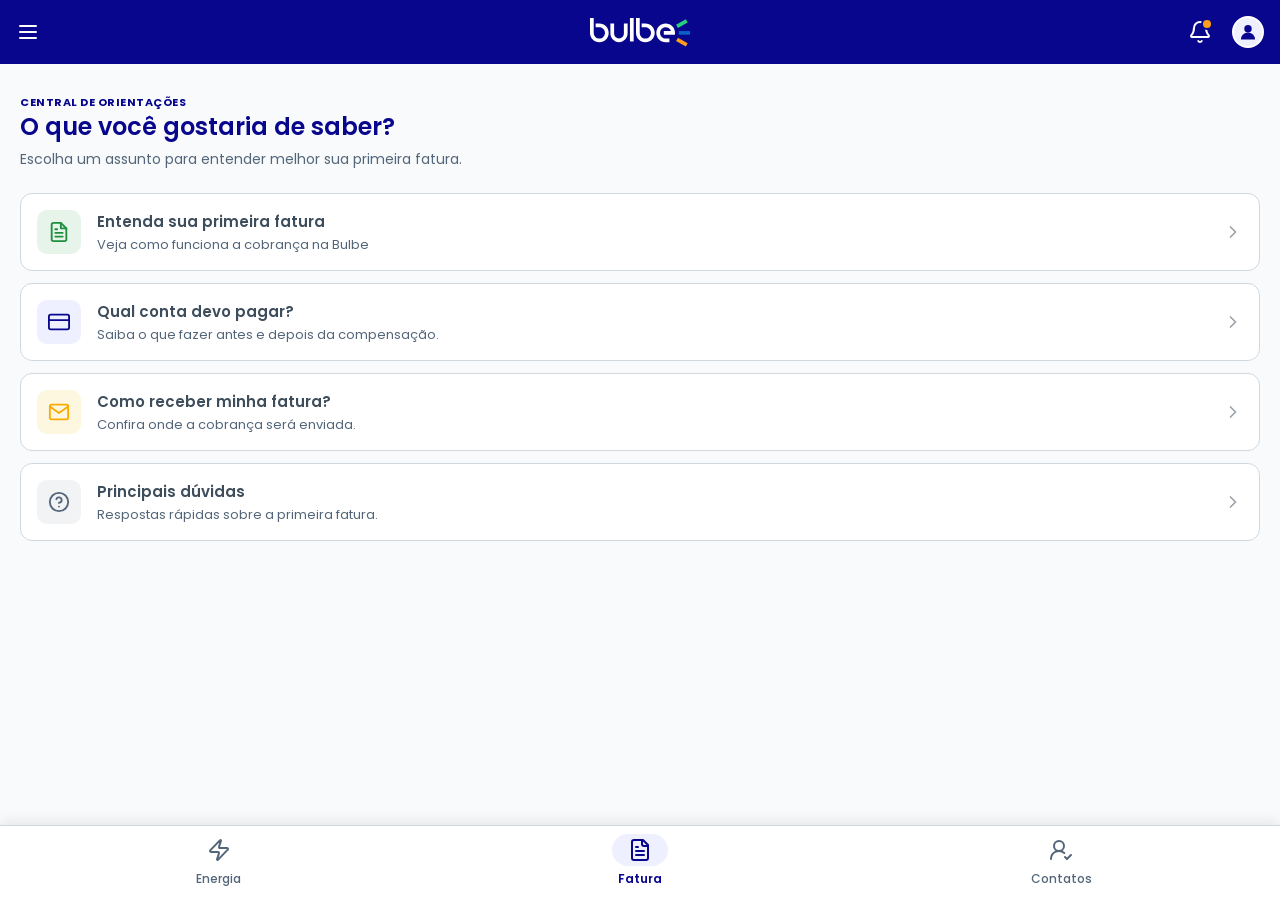
<file: pages/central-orientacoes.html>
<!DOCTYPE html>
<html lang="pt-BR">

<head>
    <meta charset="UTF-8">
    <meta name="viewport" content="width=device-width, initial-scale=1">
    <title>Central de orientações · Bulbe</title>

    <!-- Fonte Poppins (a mesma do app) -->
    <link href="https://fonts.googleapis.com/css2?family=Poppins:wght@300;400;500;600&display=swap" rel="stylesheet">

    <!-- Cabeçalho e menu -->
    <link rel="stylesheet" href="../assets/css/bulbe-ui.css">
    <!-- Estilos específicos desta tela -->
    <link rel="stylesheet" href="../assets/css/primeira-fatura.css">
    <script type="module" src="../assets/js/app.js"></script>
</head>

<body>

    <!-- ================= CABEÇALHO (não mexer) ================= -->
    <header class="topo">
        <a class="topo-botao" href="../index.html" aria-label="Voltar para a escolha de cliente">
            <svg viewBox="0 0 24 24" fill="none" stroke="currentColor" stroke-width="2" stroke-linecap="round">
                <path d="M4 6h16M4 12h16M4 18h16" />
            </svg>
        </a>

        <div class="topo-logo">
            <img src="../assets/img/logo-bulbe-branco.svg" alt="Bulbe">
        </div>

        <div class="topo-direita">
            <a class="topo-botao" href="central-de-avisos.html" aria-label="Avisos">
                <svg viewBox="0 0 24 24" fill="none" stroke="currentColor" stroke-width="2" stroke-linecap="round"
                    stroke-linejoin="round">
                    <path d="M10.268 21a2 2 0 0 0 3.464 0" />
                    <path
                        d="M3.262 15.326A1 1 0 0 0 4 17h16a1 1 0 0 0 .74-1.673C19.41 13.956 18 12.499 18 8A6 6 0 0 0 6 8c0 4.499-1.411 5.956-2.738 7.326" />
                </svg>
            </a>
            <a class="topo-avatar" href="#" aria-label="Meu perfil">
                <svg viewBox="0 0 24 24" fill="currentColor">
                    <circle cx="12" cy="8" r="4.5" />
                    <path d="M3.5 21a8.5 8.5 0 0 1 17 0Z" />
                </svg>
            </a>
        </div>
    </header>


    <!-- ================= CONTEÚDO DA SUA TELA ================= -->
    <main>
        <section class="cabecalho-secao" aria-labelledby="titulo-principal">
            <span class="badge-azul">CENTRAL DE ORIENTAÇÕES</span>
            <h1 id="titulo-principal" class="titulo-pagina">O que você gostaria de saber?</h1>
            <p class="subtitulo-pagina">Escolha um assunto para entender melhor sua primeira fatura.</p>
        </section>

        <nav aria-label="Opções de orientação da fatura">
            <ul class="lista-opcoes">

                <li>
                    <a href="explicacao-empresas.html" class="cartao-opcao">
                        <span class="cartao-icone icone-verde-claro" aria-hidden="true">
                            <svg viewBox="0 0 24 24" fill="none" stroke="currentColor" stroke-width="2"
                                stroke-linecap="round" stroke-linejoin="round">
                                <path d="M14 2H6a2 2 0 0 0-2 2v16a2 2 0 0 0 2 2h12a2 2 0 0 0 2-2V8z"></path>
                                <polyline points="14 2 14 8 20 8"></polyline>
                                <line x1="16" y1="13" x2="8" y2="13"></line>
                                <line x1="16" y1="17" x2="8" y2="17"></line>
                                <polyline points="10 9 9 9 8 9"></polyline>
                            </svg>
                        </span>
                        <span class="cartao-texto">
                            <h2>Entenda sua primeira fatura</h2>
                            <p>Veja como funciona a cobrança na Bulbe</p>
                        </span>
                        <span class="cartao-seta" aria-hidden="true">
                            <svg viewBox="0 0 24 24" fill="none" stroke="currentColor" stroke-width="2"
                                stroke-linecap="round" stroke-linejoin="round">
                                <path d="m9 18 6-6-6-6" />
                            </svg>
                        </span>
                    </a>
                </li>

                <li>
                    <a href="explicacao-contas.html" class="cartao-opcao">
                        <span class="cartao-icone icone-azul-claro" aria-hidden="true">
                            <svg viewBox="0 0 24 24" fill="none" stroke="currentColor" stroke-width="2"
                                stroke-linecap="round" stroke-linejoin="round">
                                <rect x="1" y="4" width="22" height="16" rx="2" ry="2"></rect>
                                <line x1="1" y1="10" x2="23" y2="10"></line>
                            </svg>
                        </span>
                        <span class="cartao-texto">
                            <h2>Qual conta devo pagar?</h2>
                            <p>Saiba o que fazer antes e depois da compensação.</p>
                        </span>
                        <span class="cartao-seta" aria-hidden="true">
                            <svg viewBox="0 0 24 24" fill="none" stroke="currentColor" stroke-width="2"
                                stroke-linecap="round" stroke-linejoin="round">
                                <path d="m9 18 6-6-6-6" />
                            </svg>
                        </span>
                    </a>
                </li>

                <li>
                    <a href="explicacao-recebimento.html" class="cartao-opcao">
                        <span class="cartao-icone icone-amarelo-claro" aria-hidden="true">
                            <svg viewBox="0 0 24 24" fill="none" stroke="currentColor" stroke-width="2"
                                stroke-linecap="round" stroke-linejoin="round">
                                <path d="M4 4h16c1.1 0 2 .9 2 2v12c0 1.1-.9 2-2 2H4c-1.1 0-2-.9-2-2V6c0-1.1.9-2 2-2z">
                                </path>
                                <polyline points="22,6 12,13 2,6"></polyline>
                            </svg>
                        </span>
                        <span class="cartao-texto">
                            <h2>Como receber minha fatura?</h2>
                            <p>Confira onde a cobrança será enviada.</p>
                        </span>
                        <span class="cartao-seta" aria-hidden="true">
                            <svg viewBox="0 0 24 24" fill="none" stroke="currentColor" stroke-width="2"
                                stroke-linecap="round" stroke-linejoin="round">
                                <path d="m9 18 6-6-6-6" />
                            </svg>
                        </span>
                    </a>
                </li>

                <li>
                    <a href="duvidas-fatura.html" class="cartao-opcao">
                        <span class="cartao-icone icone-cinza-claro" aria-hidden="true">
                            <svg viewBox="0 0 24 24" fill="none" stroke="currentColor" stroke-width="2"
                                stroke-linecap="round" stroke-linejoin="round">
                                <circle cx="12" cy="12" r="10"></circle>
                                <path d="M9.09 9a3 3 0 0 1 5.83 1c0 2-3 3-3 3"></path>
                                <line x1="12" y1="17" x2="12.01" y2="17"></line>
                            </svg>
                        </span>
                        <span class="cartao-texto">
                            <h2>Principais dúvidas</h2>
                            <p>Respostas rápidas sobre a primeira fatura.</p>
                        </span>
                        <span class="cartao-seta" aria-hidden="true">
                            <svg viewBox="0 0 24 24" fill="none" stroke="currentColor" stroke-width="2"
                                stroke-linecap="round" stroke-linejoin="round">
                                <path d="m9 18 6-6-6-6" />
                            </svg>
                        </span>
                    </a>
                </li>

            </ul>
        </nav>
    </main>

    <!-- ================= MENU DE BAIXO ================= -->
    <!-- Coloque class="ativo" no link da sua tela (e tire do link de Energia) -->
    <nav class="menu" aria-label="Menu principal">
        <a href="acompanhe-sua-energia.html">
            <span class="menu-icone">
                <svg viewBox="0 0 24 24" fill="none" stroke="currentColor" stroke-width="2" stroke-linejoin="round">
                    <path
                        d="M4 14a1 1 0 0 1-.78-1.63l9.9-10.2a.5.5 0 0 1 .86.46l-1.92 6.02A1 1 0 0 0 13 10h7a1 1 0 0 1 .78 1.63l-9.9 10.2a.5.5 0 0 1-.86-.46l1.92-6.02A1 1 0 0 0 11 14z" />
                </svg>
            </span>
            Energia
        </a>

        <a class="ativo" href="central-orientacoes.html">
            <span class="menu-icone">
                <svg viewBox="0 0 24 24" fill="none" stroke="currentColor" stroke-width="2" stroke-linecap="round"
                    stroke-linejoin="round">
                    <path d="M15 2H6a2 2 0 0 0-2 2v16a2 2 0 0 0 2 2h12a2 2 0 0 0 2-2V7Z" />
                    <path d="M14 2v4a2 2 0 0 0 2 2h4" />
                    <path d="M10 9H8M16 13H8M16 17H8" />
                </svg>
            </span>
            Fatura
        </a>

        <a href="confirmar-contatos.html">
            <span class="menu-icone">
                <svg viewBox="0 0 24 24" fill="none" stroke="currentColor" stroke-width="2" stroke-linecap="round"
                    stroke-linejoin="round">
                    <path d="M2 21a8 8 0 0 1 13.292-6" />
                    <circle cx="10" cy="8" r="5" />
                    <path d="m16 19 2 2 4-4" />
                </svg>
            </span>
            Contatos
        </a>
    </nav>

</body>

</html>
</file>
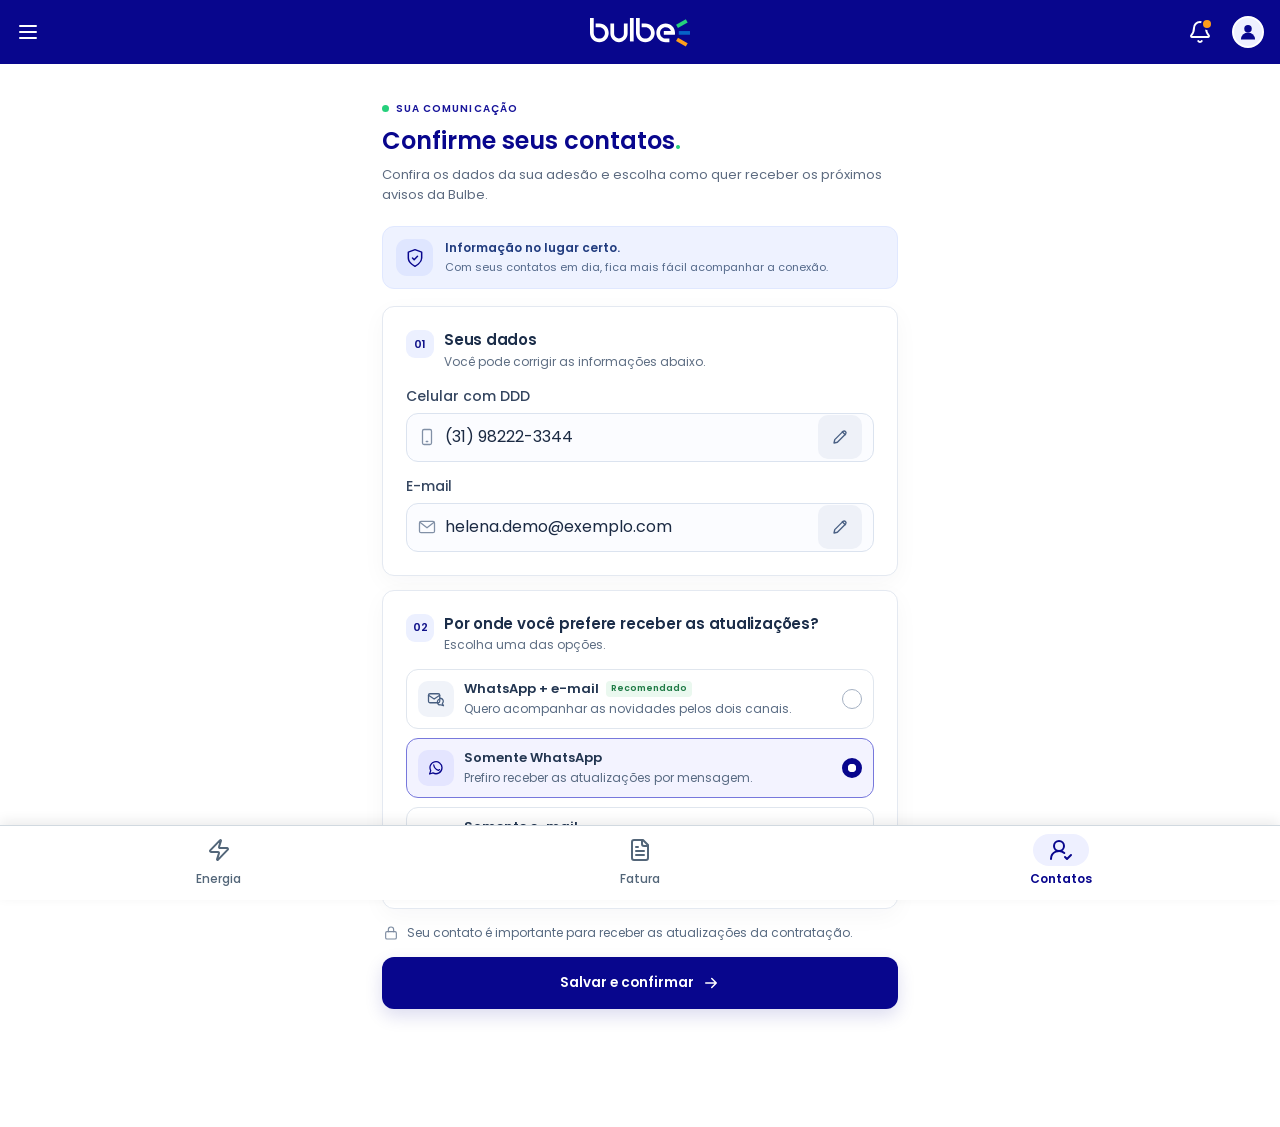
<file: pages/confirmar-contatos.html>
<!DOCTYPE html>
<html lang="pt-BR">
<head>
  <meta charset="UTF-8">
  <meta name="viewport" content="width=device-width, initial-scale=1">
  <meta name="theme-color" content="#08068d">
  <title>Confirme seus contatos · Bulbe</title>

  <!-- Fonte Poppins -->
  <link href="https://fonts.googleapis.com/css2?family=Poppins:wght@300;400;500;600&display=swap" rel="stylesheet">

  <!-- CSS compartilhado e CSS da HU02 -->
  <link rel="stylesheet" href="../assets/css/bulbe-ui.css">
  <link rel="stylesheet" href="../assets/css/confirmar-contatos.css">
  <script type="module" src="../assets/js/app.js"></script>
</head>
<body>

  <!-- CABEÇALHO ORIGINAL DO SQUAD -->
  <header class="topo">
    <a class="topo-botao" href="../index.html" aria-label="Voltar para a escolha de cliente">
      <svg viewBox="0 0 24 24" fill="none"
           stroke="currentColor" stroke-width="2"
           stroke-linecap="round">
        <path d="M4 6h16M4 12h16M4 18h16"/>
      </svg>
    </a>

    <div class="topo-logo">
      <img src="../assets/img/logo-bulbe-branco.svg" alt="Bulbe">
    </div>

    <div class="topo-direita">
      <a class="topo-botao"
         href="central-de-avisos.html"
         aria-label="Avisos">
        <svg viewBox="0 0 24 24" fill="none"
             stroke="currentColor" stroke-width="2"
             stroke-linecap="round" stroke-linejoin="round">
          <path d="M10.268 21a2 2 0 0 0 3.464 0"/>
          <path d="M3.262 15.326A1 1 0 0 0 4 17h16a1 1 0 0 0 .74-1.673C19.41 13.956 18 12.499 18 8A6 6 0 0 0 6 8c0 4.499-1.411 5.956-2.738 7.326"/>
        </svg>
      </a>

      <a class="topo-avatar" href="#" aria-label="Meu perfil">
        <svg viewBox="0 0 24 24" fill="currentColor">
          <circle cx="12" cy="8" r="4.5"/>
          <path d="M3.5 21a8.5 8.5 0 0 1 17 0Z"/>
        </svg>
      </a>
    </div>
  </header>

  <!-- CONTEÚDO HU02 -->
  <main class="hu02" id="conteudo-principal">

    <div class="hu02__intro">
      <p class="hu02__eyebrow">Sua comunicação</p>

      <h1>
        Confirme seus contatos<span class="hu02__period">.</span>
      </h1>

      <p class="hu02__lead">
        Confira os dados da sua adesão e escolha como quer
        receber os próximos avisos da Bulbe.
      </p>

      <p class="hu02__cliente"
         id="hu02-cliente"
         aria-live="polite">
        Carregando os dados do cliente…
      </p>

      <p class="hu02__load-error"
         id="hu02-load-error"
         role="alert"
         hidden>
        Não foi possível carregar os dados do cliente.
        Abra o projeto pelo Live Server e confira
        o arquivo data/clientes.json.
      </p>
    </div>

    <!-- AVISO INFORMATIVO -->
    <div class="hu02__notice" role="note">
      <span class="hu02__notice-icon" aria-hidden="true">
        <svg viewBox="0 0 24 24" fill="none"
             stroke="currentColor" stroke-width="1.8"
             stroke-linecap="round" stroke-linejoin="round">
          <path d="M12 22s8-4 8-10V5l-8-3-8 3v7c0 6 8 10 8 10Z"/>
          <path d="m9 12 2 2 4-4"/>
        </svg>
      </span>

      <div>
        <strong>Informação no lugar certo.</strong>
        <p>
          Com seus contatos em dia, fica mais fácil
          acompanhar a conexão.
        </p>
      </div>
    </div>

    <!-- CONFIRMAÇÃO -->
    <section class="hu02__success"
             id="hu02-success"
             role="status"
             aria-live="polite"
             tabindex="-1"
             hidden>

      <span class="hu02__success-icon" aria-hidden="true">
        <svg viewBox="0 0 24 24" fill="none"
             stroke="currentColor" stroke-width="2.5"
             stroke-linecap="round" stroke-linejoin="round">
          <path d="m5 12 4 4L19 7"/>
        </svg>
      </span>

      <div>
        <h2>Pronto! Contatos confirmados.</h2>
        <p id="hu02-success-detail"></p>

        <button id="hu02-edit-again" type="button">
          Editar novamente
        </button>
      </div>
    </section>

    <!-- FORMULÁRIO -->
    <form id="hu02-form" novalidate>

      <!-- ETAPA 01: DADOS -->
      <section class="hu02__card"
               aria-labelledby="hu02-dados-titulo">

        <div class="hu02__section-head">
          <span class="hu02__step" aria-hidden="true">01</span>

          <div>
            <h2 id="hu02-dados-titulo">Seus dados</h2>
            <p>Você pode corrigir as informações abaixo.</p>
          </div>
        </div>

        <!-- CELULAR -->
        <div class="hu02__field">
          <label for="hu02-celular">Celular com DDD</label>

          <div class="hu02__field-shell">
            <svg class="hu02__field-icon"
                 aria-hidden="true"
                 viewBox="0 0 24 24"
                 fill="none"
                 stroke="currentColor"
                 stroke-width="1.7"
                 stroke-linecap="round">
              <rect x="6" y="2" width="12" height="20" rx="2"/>
              <path d="M11 18h2"/>
            </svg>

            <input
              id="hu02-celular"
              type="tel"
              name="celular"
              autocomplete="tel-national"
              inputmode="tel"
              placeholder="(31) 99999-9999"
              maxlength="19"
              required
              aria-invalid="false"
              aria-describedby="hu02-erro-celular"
            >

            <button class="hu02__edit"
                    type="button"
                    data-target="hu02-celular"
                    aria-label="Editar celular">
              <svg viewBox="0 0 24 24" fill="none"
                   stroke="currentColor"
                   stroke-width="1.8"
                   stroke-linecap="round"
                   stroke-linejoin="round">
                <path d="m15 5 4 4M4 20l4.5-1 11-11a2.5 2.5 0 0 0-3.5-3.5L5 15.5 4 20Z"/>
              </svg>
            </button>
          </div>

          <p class="hu02__error"
             id="hu02-erro-celular"
             aria-live="polite"></p>
        </div>

        <!-- E-MAIL -->
        <div class="hu02__field">
          <label for="hu02-email">E-mail</label>

          <div class="hu02__field-shell">
            <svg class="hu02__field-icon"
                 aria-hidden="true"
                 viewBox="0 0 24 24"
                 fill="none"
                 stroke="currentColor"
                 stroke-width="1.7"
                 stroke-linecap="round"
                 stroke-linejoin="round">
              <rect x="2" y="4.5" width="20" height="15" rx="2"/>
              <path d="m3 6 9 7 9-7"/>
            </svg>

            <input
              id="hu02-email"
              type="email"
              name="email"
              inputmode="email"
              autocomplete="email"
              autocapitalize="off"
              spellcheck="false"
              placeholder="seunome@exemplo.com"
              maxlength="254"
              required
              aria-invalid="false"
              aria-describedby="hu02-erro-email"
            >

            <button class="hu02__edit"
                    type="button"
                    data-target="hu02-email"
                    aria-label="Editar e-mail">
              <svg viewBox="0 0 24 24" fill="none"
                   stroke="currentColor"
                   stroke-width="1.8"
                   stroke-linecap="round"
                   stroke-linejoin="round">
                <path d="m15 5 4 4M4 20l4.5-1 11-11a2.5 2.5 0 0 0-3.5-3.5L5 15.5 4 20Z"/>
              </svg>
            </button>
          </div>

          <p class="hu02__error"
             id="hu02-erro-email"
             aria-live="polite"></p>
        </div>
      </section>

      <!-- ETAPA 02: CANAIS -->
      <section class="hu02__card"
               aria-labelledby="hu02-canais-titulo">

        <div class="hu02__section-head">
          <span class="hu02__step" aria-hidden="true">02</span>

          <div>
            <h2 id="hu02-canais-titulo">
              Por onde você prefere receber as atualizações?
            </h2>
            <p>Escolha uma das opções.</p>
          </div>
        </div>

        <fieldset class="hu02__channels">
          <legend class="sr-only">
            Escolha os canais de atualização
          </legend>

          <!-- WHATSAPP + E-MAIL -->
          <label class="hu02__option">
            <input type="radio"
                   name="preferencia"
                   value="ambos"
                   checked>

            <span class="hu02__option-inner">
              <span class="hu02__option-icon" aria-hidden="true">
                <svg viewBox="0 0 24 24" fill="none"
                     stroke="currentColor"
                     stroke-width="1.7"
                     stroke-linecap="round"
                     stroke-linejoin="round">
                  <rect x="2" y="5" width="15" height="12" rx="2"/>
                  <path d="m2 7 7.5 5L17 7"/>
                  <path d="M18 11a4 4 0 0 1 2.5 6.9L22 21l-3.2-1.2A4 4 0 0 1 17 12"/>
                </svg>
              </span>

              <span class="hu02__option-copy">
                <span class="hu02__option-title">
                  WhatsApp + e-mail
                  <span class="hu02__recommended">
                    Recomendado
                  </span>
                </span>

                <span class="hu02__option-caption">
                  Quero acompanhar as novidades pelos dois canais.
                </span>
              </span>

              <span class="hu02__radio" aria-hidden="true"></span>
            </span>
          </label>

          <!-- SOMENTE WHATSAPP -->
          <label class="hu02__option">
            <input type="radio"
                   name="preferencia"
                   value="whatsapp">

            <span class="hu02__option-inner">
              <span class="hu02__option-icon" aria-hidden="true">
                <svg viewBox="0 0 24 24" fill="none"
                     stroke="currentColor"
                     stroke-width="1.7"
                     stroke-linecap="round"
                     stroke-linejoin="round">
                  <path d="M20 11.5a8 8 0 0 1-12 7L3.5 20l1.5-4.5A8 8 0 1 1 20 11.5Z"/>
                  <path d="M9 8c.5 3.7 2.6 5.8 6.2 7.2l1.5-1.1"/>
                </svg>
              </span>

              <span class="hu02__option-copy">
                <span class="hu02__option-title">
                  Somente WhatsApp
                </span>

                <span class="hu02__option-caption">
                  Prefiro receber as atualizações por mensagem.
                </span>
              </span>

              <span class="hu02__radio" aria-hidden="true"></span>
            </span>
          </label>

          <!-- SOMENTE E-MAIL -->
          <label class="hu02__option">
            <input type="radio"
                   name="preferencia"
                   value="email">

            <span class="hu02__option-inner">
              <span class="hu02__option-icon" aria-hidden="true">
                <svg viewBox="0 0 24 24" fill="none"
                     stroke="currentColor"
                     stroke-width="1.7"
                     stroke-linecap="round"
                     stroke-linejoin="round">
                  <rect x="2" y="5" width="20" height="14" rx="2"/>
                  <path d="m3 7 9 6 9-6"/>
                </svg>
              </span>

              <span class="hu02__option-copy">
                <span class="hu02__option-title">
                  Somente e-mail
                </span>

                <span class="hu02__option-caption">
                  Prefiro acompanhar as atualizações pela minha caixa de entrada.
                </span>
              </span>

              <span class="hu02__radio" aria-hidden="true"></span>
            </span>
          </label>

        </fieldset>
      </section>

      <!-- RODAPÉ DO FORMULÁRIO -->
      <p class="hu02__footnote">
        <svg aria-hidden="true" viewBox="0 0 24 24"
             fill="none" stroke="currentColor"
             stroke-width="1.7"
             stroke-linecap="round"
             stroke-linejoin="round">
          <rect x="4" y="10" width="16" height="11" rx="2"/>
          <path d="M8 10V7a4 4 0 0 1 8 0v3"/>
        </svg>

        <span>
          Seu contato é importante para receber
          as atualizações da contratação.
        </span>
      </p>

      <p class="hu02__save-error"
         id="hu02-save-error"
         role="alert"
         hidden></p>

      <button class="hu02__save" type="submit" disabled>
        Salvar e confirmar

        <svg aria-hidden="true" viewBox="0 0 24 24"
             fill="none" stroke="currentColor"
             stroke-width="2"
             stroke-linecap="round"
             stroke-linejoin="round">
          <path d="M5 12h14m-6-6 6 6-6 6"/>
        </svg>
      </button>

    </form>
  </main>

  <!-- MENU ORIGINAL DO TEMPLATE -->
  <nav class="menu" aria-label="Menu principal">

    <a href="acompanhe-sua-energia.html">
      <span class="menu-icone">
        <svg viewBox="0 0 24 24" fill="none"
             stroke="currentColor" stroke-width="2"
             stroke-linejoin="round">
          <path d="M4 14a1 1 0 0 1-.78-1.63l9.9-10.2a.5.5 0 0 1 .86.46l-1.92 6.02A1 1 0 0 0 13 10h7a1 1 0 0 1 .78 1.63l-9.9 10.2a.5.5 0 0 1-.86-.46l1.92-6.02A1 1 0 0 0 11 14z"/>
        </svg>
      </span>
      Energia
    </a>

    <a href="primeira-fatura.html">
      <span class="menu-icone">
        <svg viewBox="0 0 24 24" fill="none"
             stroke="currentColor" stroke-width="2"
             stroke-linecap="round"
             stroke-linejoin="round">
          <path d="M15 2H6a2 2 0 0 0-2 2v16a2 2 0 0 0 2 2h12a2 2 0 0 0 2-2V7Z"/>
          <path d="M14 2v4a2 2 0 0 0 2 2h4"/>
          <path d="M10 9H8M16 13H8M16 17H8"/>
        </svg>
      </span>
      Fatura
    </a>

    <a class="ativo"
       href="confirmar-contatos.html"
       aria-current="page">
      <span class="menu-icone">
        <svg viewBox="0 0 24 24" fill="none"
             stroke="currentColor" stroke-width="2"
             stroke-linecap="round"
             stroke-linejoin="round">
          <path d="M2 21a8 8 0 0 1 13.292-6"/>
          <circle cx="10" cy="8" r="5"/>
          <path d="m16 19 2 2 4-4"/>
        </svg>
      </span>
      Contatos
    </a>
  </nav>

  <script type="module"
          src="../assets/js/confirmar-contatos.js"></script>
</body>
</html>
</file>
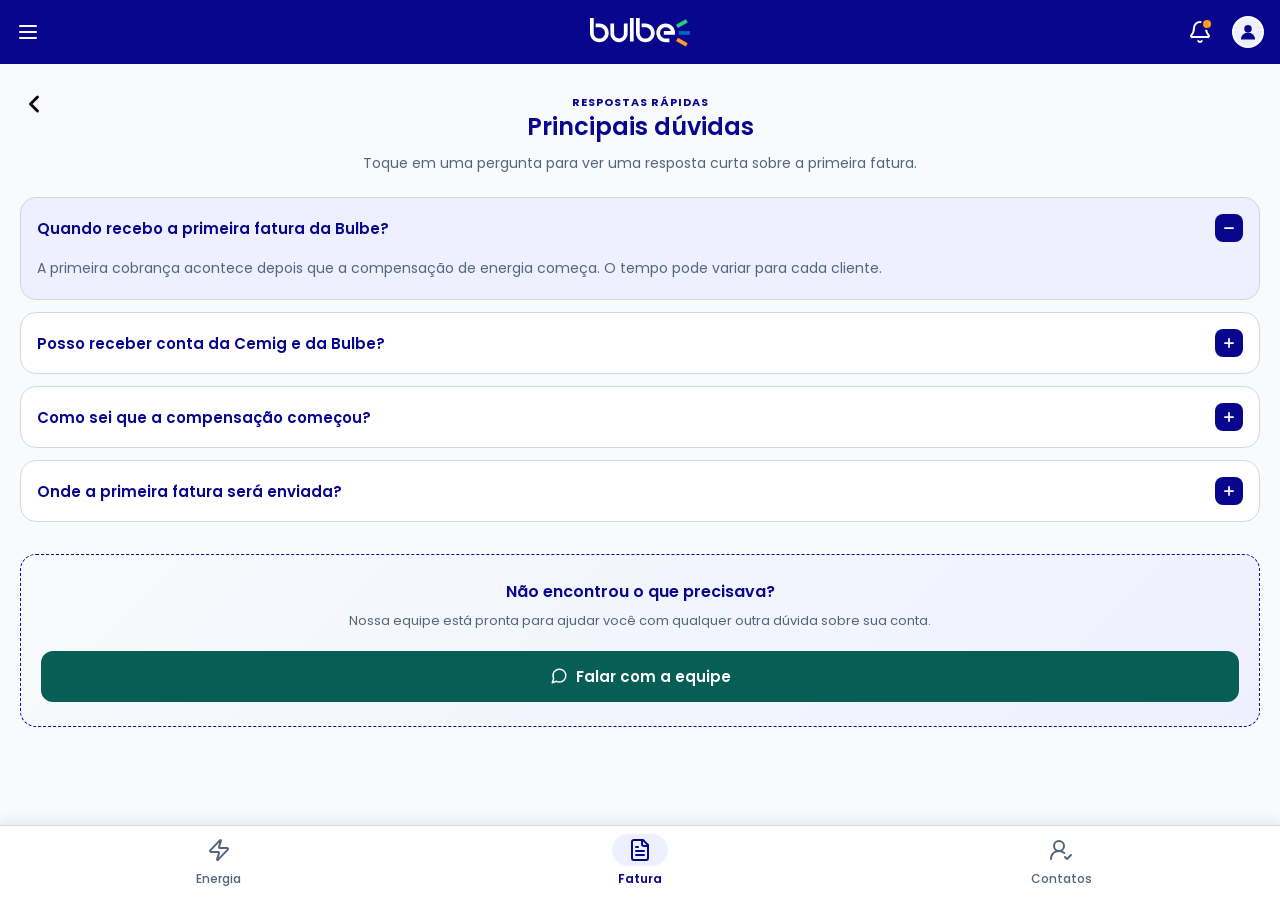
<file: pages/duvidas-fatura.html>
<!DOCTYPE html>
<html lang="pt-BR">

<head>
    <meta charset="UTF-8">
    <meta name="viewport" content="width=device-width, initial-scale=1">
    <title>Principais dúvidas · Bulbe</title>

    <!-- Fonte Poppins (a mesma do app) -->
    <link href="https://fonts.googleapis.com/css2?family=Poppins:wght@300;400;500;600&display=swap" rel="stylesheet">

    <!-- Cabeçalho e menu -->
    <link rel="stylesheet" href="../assets/css/bulbe-ui.css">
    <link rel="stylesheet" href="../assets/css/primeira-fatura.css">
    <script type="module" src="../assets/js/app.js"></script>
</head>

<body>

    <!-- ================= CABEÇALHO (não mexer) ================= -->
    <header class="topo">
        <a class="topo-botao" href="../index.html" aria-label="Voltar para a escolha de cliente">
            <svg viewBox="0 0 24 24" fill="none" stroke="currentColor" stroke-width="2" stroke-linecap="round">
                <path d="M4 6h16M4 12h16M4 18h16" />
            </svg>
        </a>

        <div class="topo-logo">
            <img src="../assets/img/logo-bulbe-branco.svg" alt="Bulbe">
        </div>

        <div class="topo-direita">
            <a class="topo-botao" href="central-de-avisos.html" aria-label="Avisos">
                <svg viewBox="0 0 24 24" fill="none" stroke="currentColor" stroke-width="2" stroke-linecap="round"
                    stroke-linejoin="round">
                    <path d="M10.268 21a2 2 0 0 0 3.464 0" />
                    <path
                        d="M3.262 15.326A1 1 0 0 0 4 17h16a1 1 0 0 0 .74-1.673C19.41 13.956 18 12.499 18 8A6 6 0 0 0 6 8c0 4.499-1.411 5.956-2.738 7.326" />
                </svg>
            </a>
            <a class="topo-avatar" href="#" aria-label="Meu perfil">
                <svg viewBox="0 0 24 24" fill="currentColor">
                    <circle cx="12" cy="8" r="4.5" />
                    <path d="M3.5 21a8.5 8.5 0 0 1 17 0Z" />
                </svg>
            </a>
        </div>
    </header>


    <!-- ================= CONTEÚDO DA SUA TELA ================= -->
    <main>

        <section class="secao-duvidas" aria-labelledby="titulo-duvidas">
            <div class="cabecalho-com-seta">
                <!-- Seta na esquerda -->
                <a href="central-orientacoes.html" class="seta-voltar-preta" aria-label="Voltar para orientações">
                    <svg aria-hidden="true" viewBox="0 0 24 24" fill="none" stroke="currentColor" stroke-width="2.5"
                        stroke-linecap="round" stroke-linejoin="round">
                        <path d="m15 18-6-6 6-6" />
                    </svg>
                </a>

                <!-- Seus textos centralizados -->
                <div class="cabecalho-centralizado">
                    <span class="badge-azul">Respostas Rápidas</span>
                    <!-- (ou o badge correspondente de cada página) -->
                    <h1 id="titulo-duvidas" class="titulo-escuro">Principais dúvidas</h1>
                    <p class="texto-explicativo">Toque em uma pergunta para ver uma resposta curta sobre a primeira
                        fatura.</p>
                </div>
            </div>

            <div class="lista-acordeao">

                <!-- Pergunta 1 -->
                <details class="item-duvida" open>
                    <summary class="pergunta-duvida">
                        <span class="texto-pergunta">Quando recebo a primeira fatura da Bulbe?</span>
                        <span class="icone-toggle">
                            <svg class="icone-mais" viewBox="0 0 24 24" fill="none" stroke="currentColor"
                                stroke-width="3" stroke-linecap="round" stroke-linejoin="round">
                                <line x1="12" y1="5" x2="12" y2="19"></line>
                                <line x1="5" y1="12" x2="19" y2="12"></line>
                            </svg>
                            <svg class="icone-menos" viewBox="0 0 24 24" fill="none" stroke="currentColor"
                                stroke-width="3" stroke-linecap="round" stroke-linejoin="round">
                                <line x1="5" y1="12" x2="19" y2="12"></line>
                            </svg>
                        </span>
                    </summary>
                    <div class="resposta-duvida">
                        <p>A primeira cobrança acontece depois que a compensação de energia começa. O tempo pode variar
                            para cada cliente.</p>
                    </div>
                </details>

                <!-- Pergunta 2 -->
                <details class="item-duvida">
                    <summary class="pergunta-duvida">
                        <span class="texto-pergunta">Posso receber conta da Cemig e da Bulbe?</span>
                        <span class="icone-toggle">
                            <svg class="icone-mais" viewBox="0 0 24 24" fill="none" stroke="currentColor"
                                stroke-width="3" stroke-linecap="round" stroke-linejoin="round">
                                <line x1="12" y1="5" x2="12" y2="19"></line>
                                <line x1="5" y1="12" x2="19" y2="12"></line>
                            </svg>
                            <svg class="icone-menos" viewBox="0 0 24 24" fill="none" stroke="currentColor"
                                stroke-width="3" stroke-linecap="round" stroke-linejoin="round">
                                <line x1="5" y1="12" x2="19" y2="12"></line>
                            </svg>
                        </span>
                    </summary>
                    <div class="resposta-duvida">
                        <p>Sim! A Cemig continua cobrando as taxas obrigatórias e de iluminação pública, enquanto a
                            Bulbe cobra apenas pela energia injetada com desconto.</p>
                    </div>
                </details>

                <!-- Pergunta 3 -->
                <details class="item-duvida">
                    <summary class="pergunta-duvida">
                        <span class="texto-pergunta">Como sei que a compensação começou?</span>
                        <span class="icone-toggle">
                            <svg class="icone-mais" viewBox="0 0 24 24" fill="none" stroke="currentColor"
                                stroke-width="3" stroke-linecap="round" stroke-linejoin="round">
                                <line x1="12" y1="5" x2="12" y2="19"></line>
                                <line x1="5" y1="12" x2="19" y2="12"></line>
                            </svg>
                            <svg class="icone-menos" viewBox="0 0 24 24" fill="none" stroke="currentColor"
                                stroke-width="3" stroke-linecap="round" stroke-linejoin="round">
                                <line x1="5" y1="12" x2="19" y2="12"></line>
                            </svg>
                        </span>
                    </summary>
                    <div class="resposta-duvida">
                        <p>Você será avisado pelos nossos canais oficiais (WhatsApp e e-mail) assim que a injeção de
                            energia iniciar na sua instalação.</p>
                    </div>
                </details>

                <!-- Pergunta 4 -->
                <details class="item-duvida">
                    <summary class="pergunta-duvida">
                        <span class="texto-pergunta">Onde a primeira fatura será enviada?</span>
                        <span class="icone-toggle">
                            <svg class="icone-mais" viewBox="0 0 24 24" fill="none" stroke="currentColor"
                                stroke-width="3" stroke-linecap="round" stroke-linejoin="round">
                                <line x1="12" y1="5" x2="12" y2="19"></line>
                                <line x1="5" y1="12" x2="19" y2="12"></line>
                            </svg>
                            <svg class="icone-menos" viewBox="0 0 24 24" fill="none" stroke="currentColor"
                                stroke-width="3" stroke-linecap="round" stroke-linejoin="round">
                                <line x1="5" y1="12" x2="19" y2="12"></line>
                            </svg>
                        </span>
                    </summary>
                    <div class="resposta-duvida">
                        <p>Sua fatura será enviada em formato digital para o seu e-mail cadastrado e também ficará
                            disponível através do nosso WhatsApp oficial.</p>
                    </div>
                </details>

            </div>

            <!-- Nova Seção de Suporte -->
            <aside class="cartao-suporte" aria-labelledby="titulo-suporte">
                <h2 id="titulo-suporte">Não encontrou o que precisava?</h2>
                <p>Nossa equipe está pronta para ajudar você com qualquer outra dúvida sobre sua conta.</p>

                <a href="#" class="botao-verde-suporte">
                    <svg aria-hidden="true" viewBox="0 0 24 24" fill="none" stroke="currentColor" stroke-width="2"
                        stroke-linecap="round" stroke-linejoin="round">
                        <path
                            d="M21 11.5a8.38 8.38 0 0 1-.9 3.8 8.5 8.5 0 0 1-7.6 4.7 8.38 8.38 0 0 1-3.8-.9L3 21l1.9-5.7a8.38 8.38 0 0 1-.9-3.8 8.5 8.5 0 0 1 4.7-7.6 8.38 8.38 0 0 1 3.8-.9h.5a8.48 8.48 0 0 1 8 8v.5z">
                        </path>
                    </svg>
                    Falar com a equipe
                </a>
            </aside>

        </section>

    </main>


    <!-- ================= MENU DE BAIXO ================= -->
    <!-- Coloque class="ativo" no link da sua tela (e tire do link de Energia) -->
    <nav class="menu" aria-label="Menu principal">
        <a href="acompanhe-sua-energia.html">
            <span class="menu-icone">
                <svg viewBox="0 0 24 24" fill="none" stroke="currentColor" stroke-width="2" stroke-linejoin="round">
                    <path
                        d="M4 14a1 1 0 0 1-.78-1.63l9.9-10.2a.5.5 0 0 1 .86.46l-1.92 6.02A1 1 0 0 0 13 10h7a1 1 0 0 1 .78 1.63l-9.9 10.2a.5.5 0 0 1-.86-.46l1.92-6.02A1 1 0 0 0 11 14z" />
                </svg>
            </span>
            Energia
        </a>

        <a class="ativo" href="primeira-fatura.html">
            <span class="menu-icone">
                <svg viewBox="0 0 24 24" fill="none" stroke="currentColor" stroke-width="2" stroke-linecap="round"
                    stroke-linejoin="round">
                    <path d="M15 2H6a2 2 0 0 0-2 2v16a2 2 0 0 0 2 2h12a2 2 0 0 0 2-2V7Z" />
                    <path d="M14 2v4a2 2 0 0 0 2 2h4" />
                    <path d="M10 9H8M16 13H8M16 17H8" />
                </svg>
            </span>
            Fatura
        </a>

        <a href="confirmar-contatos.html">
            <span class="menu-icone">
                <svg viewBox="0 0 24 24" fill="none" stroke="currentColor" stroke-width="2" stroke-linecap="round"
                    stroke-linejoin="round">
                    <path d="M2 21a8 8 0 0 1 13.292-6" />
                    <circle cx="10" cy="8" r="5" />
                    <path d="m16 19 2 2 4-4" />
                </svg>
            </span>
            Contatos
        </a>
    </nav>

</body>

</html>
</file>
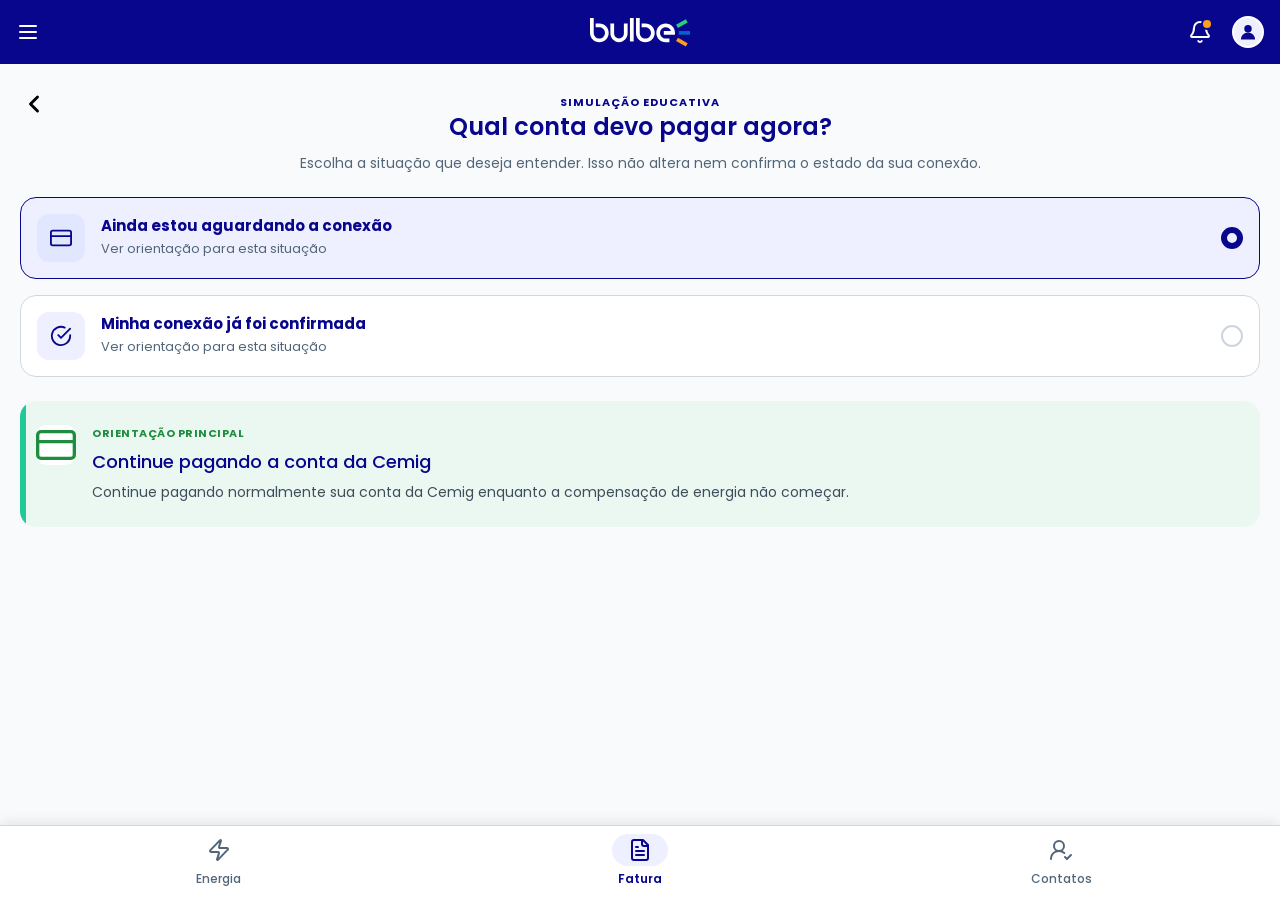
<file: pages/explicacao-contas.html>
<!DOCTYPE html>
<html lang="pt-BR">

<head>
    <meta charset="UTF-8">
    <meta name="viewport" content="width=device-width, initial-scale=1">
    <title>Qual conta devo pagar? · Bulbe</title>

    <!-- Fonte Poppins (a mesma do app) -->
    <link href="https://fonts.googleapis.com/css2?family=Poppins:wght@300;400;500;600&display=swap" rel="stylesheet">

    <!-- Cabeçalho e menu -->
    <link rel="stylesheet" href="../assets/css/bulbe-ui.css">
    <link rel="stylesheet" href="../assets/css/primeira-fatura.css">
    <script type="module" src="../assets/js/app.js"></script>
</head>

<body>

    <!-- ================= CABEÇALHO (não mexer) ================= -->
    <header class="topo">
        <a class="topo-botao" href="../index.html" aria-label="Voltar para a escolha de cliente">
            <svg viewBox="0 0 24 24" fill="none" stroke="currentColor" stroke-width="2" stroke-linecap="round">
                <path d="M4 6h16M4 12h16M4 18h16" />
            </svg>
        </a>

        <div class="topo-logo">
            <img src="../assets/img/logo-bulbe-branco.svg" alt="Bulbe">
        </div>

        <div class="topo-direita">
            <a class="topo-botao" href="central-de-avisos.html" aria-label="Avisos">
                <svg viewBox="0 0 24 24" fill="none" stroke="currentColor" stroke-width="2" stroke-linecap="round"
                    stroke-linejoin="round">
                    <path d="M10.268 21a2 2 0 0 0 3.464 0" />
                    <path
                        d="M3.262 15.326A1 1 0 0 0 4 17h16a1 1 0 0 0 .74-1.673C19.41 13.956 18 12.499 18 8A6 6 0 0 0 6 8c0 4.499-1.411 5.956-2.738 7.326" />
                </svg>
            </a>
            <a class="topo-avatar" href="#" aria-label="Meu perfil">
                <svg viewBox="0 0 24 24" fill="currentColor">
                    <circle cx="12" cy="8" r="4.5" />
                    <path d="M3.5 21a8.5 8.5 0 0 1 17 0Z" />
                </svg>
            </a>
        </div>
    </header>


    <!-- ================= CONTEÚDO DA SUA TELA ================= -->
    <main>
        <section class="secao-simulacao" aria-labelledby="titulo-simulacao">

            <!-- CABEÇALHO COM SETA E TEXTO CENTRALIZADO -->
            <div class="cabecalho-com-seta">
                <a href="central-orientacoes.html" class="seta-voltar-preta" aria-label="Voltar para orientações">
                    <svg aria-hidden="true" viewBox="0 0 24 24" fill="none" stroke="currentColor" stroke-width="2.5"
                        stroke-linecap="round" stroke-linejoin="round">
                        <path d="m15 18-6-6 6-6" />
                    </svg>
                </a>
                <div class="cabecalho-centralizado">
                    <span class="badge-azul">Simulação Educativa</span>
                    <h1 id="titulo-simulacao" class="titulo-escuro">Qual conta devo pagar agora?</h1>
                    <p class="texto-explicativo">Escolha a situação que deseja entender. Isso não altera nem confirma o
                        estado da sua conexão.</p>
                </div>
            </div>

            <fieldset class="grupo-selecao">
                <legend class="sr-only">Situação atual da sua conexão</legend>

                <!-- Opção 1 -->
                <label class="cartao-selecao selecionado" id="label-aguardando">
                    <input type="radio" name="situacao_conexao" value="aguardando" id="radio-aguardando" checked
                        class="sr-only">
                    <span class="icone-selecao ativo" id="icone-aguardando" aria-hidden="true">
                        <svg viewBox="0 0 24 24" fill="none" stroke="currentColor" stroke-width="2"
                            stroke-linecap="round" stroke-linejoin="round">
                            <rect x="1" y="4" width="22" height="16" rx="2" ry="2"></rect>
                            <line x1="1" y1="10" x2="23" y2="10"></line>
                        </svg>
                    </span>
                    <span class="conteudo-selecao">
                        <span class="titulo-selecao">Ainda estou aguardando a conexão</span>
                        <span class="texto-selecao">Ver orientação para esta situação</span>
                    </span>
                    <span class="radio-indicador" aria-hidden="true"></span>
                </label>

                <!-- Opção 2 -->
                <label class="cartao-selecao" id="label-confirmada">
                    <input type="radio" name="situacao_conexao" value="confirmada" id="radio-confirmada"
                        class="sr-only">
                    <span class="icone-selecao inativo" id="icone-confirmada" aria-hidden="true">
                        <svg viewBox="0 0 24 24" fill="none" stroke="currentColor" stroke-width="2"
                            stroke-linecap="round" stroke-linejoin="round">
                            <path d="M22 11.08V12a10 10 0 1 1-5.93-9.14"></path>
                            <polyline points="22 4 12 14.01 9 11.01"></polyline>
                        </svg>
                    </span>
                    <span class="conteudo-selecao">
                        <span class="titulo-selecao">Minha conexão já foi confirmada</span>
                        <span class="texto-selecao">Ver orientação para esta situação</span>
                    </span>
                    <span class="radio-indicador" aria-hidden="true"></span>
                </label>
            </fieldset>

            <!-- Resultado 1: Aguardando -->
            <article id="resultado-aguardando" class="cartao-orientacao-verde">
                <div class="icone-orientacao" aria-hidden="true">
                    <svg viewBox="0 0 24 24" fill="none" stroke="currentColor" stroke-width="2" stroke-linecap="round"
                        stroke-linejoin="round">
                        <rect x="1" y="4" width="22" height="16" rx="2" ry="2"></rect>
                        <line x1="1" y1="10" x2="23" y2="10"></line>
                    </svg>
                </div>
                <div class="conteudo-orientacao">
                    <span class="tag-verde">Orientação Principal</span>
                    <h2>Continue pagando a conta da Cemig</h2>
                    <p>Continue pagando normalmente sua conta da Cemig enquanto a compensação de energia não começar.
                    </p>
                </div>
            </article>

            <!-- Resultado 2: Confirmada -->
            <article id="resultado-confirmada" class="cartao-orientacao-verde oculto">
                <div class="icone-orientacao" aria-hidden="true">
                    <svg viewBox="0 0 24 24" fill="none" stroke="currentColor" stroke-width="2" stroke-linecap="round"
                        stroke-linejoin="round">
                        <path d="M22 11.08V12a10 10 0 1 1-5.93-9.14"></path>
                        <polyline points="22 4 12 14.01 9 11.01"></polyline>
                    </svg>
                </div>
                <div class="conteudo-orientacao">
                    <span class="tag-verde">Orientação Principal</span>
                    <h2>Siga as orientações oficiais da Bulbe</h2>
                    <p>Após a implementação da compensação, a cobrança passa ao modelo de fatura única da Bulbe,
                        conforme as orientações oficiais.</p>
                </div>
            </article>

        </section>
    </main>


    <!-- ================= MENU DE BAIXO ================= -->
    <!-- Coloque class="ativo" no link da sua tela (e tire do link de Energia) -->
    <nav class="menu" aria-label="Menu principal">
        <a href="acompanhe-sua-energia.html">
            <span class="menu-icone">
                <svg viewBox="0 0 24 24" fill="none" stroke="currentColor" stroke-width="2" stroke-linejoin="round">
                    <path
                        d="M4 14a1 1 0 0 1-.78-1.63l9.9-10.2a.5.5 0 0 1 .86.46l-1.92 6.02A1 1 0 0 0 13 10h7a1 1 0 0 1 .78 1.63l-9.9 10.2a.5.5 0 0 1-.86-.46l1.92-6.02A1 1 0 0 0 11 14z" />
                </svg>
            </span>
            Energia
        </a>

        <a class="ativo" href="primeira-fatura.html">
            <span class="menu-icone">
                <svg viewBox="0 0 24 24" fill="none" stroke="currentColor" stroke-width="2" stroke-linecap="round"
                    stroke-linejoin="round">
                    <path d="M15 2H6a2 2 0 0 0-2 2v16a2 2 0 0 0 2 2h12a2 2 0 0 0 2-2V7Z" />
                    <path d="M14 2v4a2 2 0 0 0 2 2h4" />
                    <path d="M10 9H8M16 13H8M16 17H8" />
                </svg>
            </span>
            Fatura
        </a>

        <a href="confirmar-contatos.html">
            <span class="menu-icone">
                <svg viewBox="0 0 24 24" fill="none" stroke="currentColor" stroke-width="2" stroke-linecap="round"
                    stroke-linejoin="round">
                    <path d="M2 21a8 8 0 0 1 13.292-6" />
                    <circle cx="10" cy="8" r="5" />
                    <path d="m16 19 2 2 4-4" />
                </svg>
            </span>
            Contatos
        </a>
    </nav>

    <script src="../assets/js/primeira-fatura.js"></script>

</body>

</html>
</file>
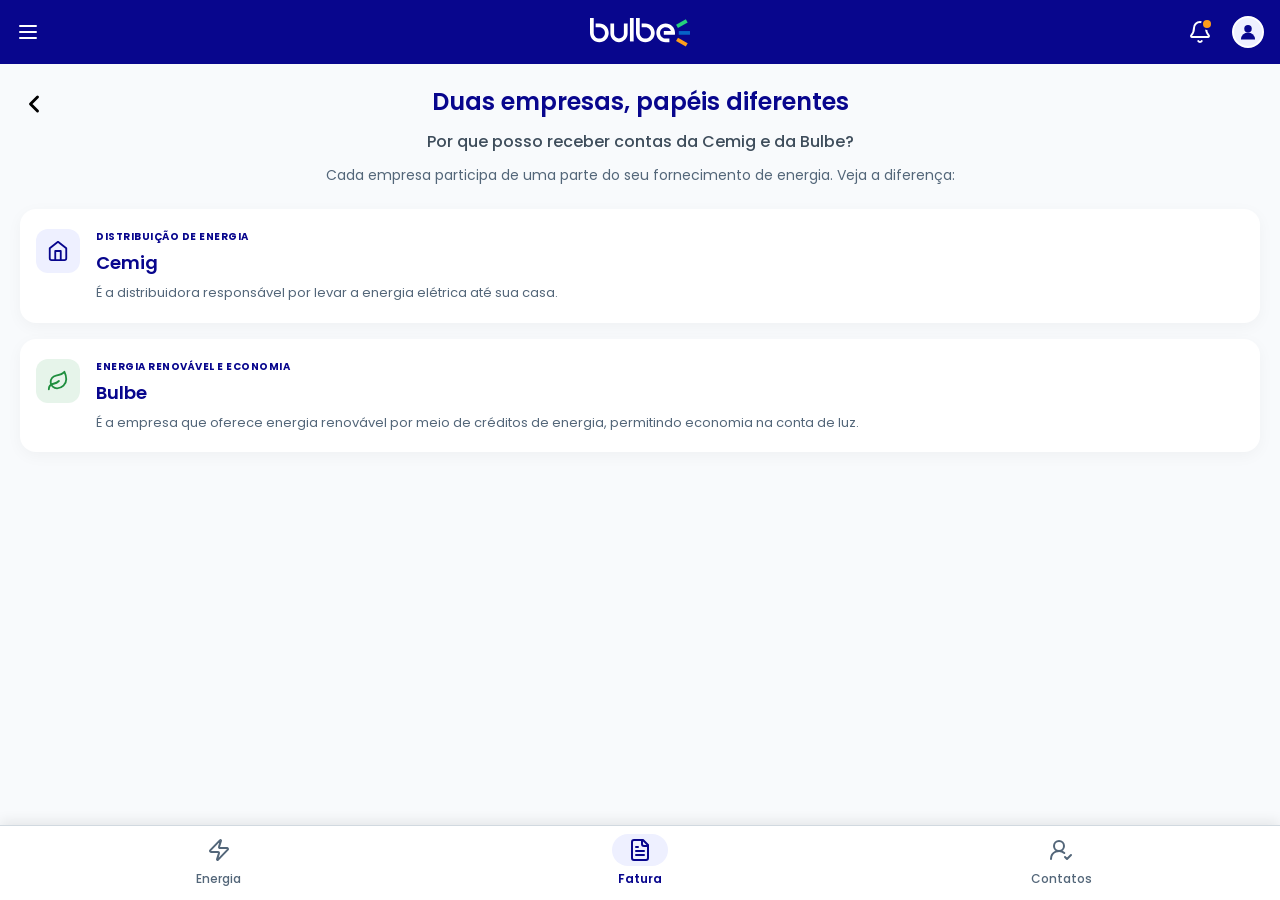
<file: pages/explicacao-empresas.html>
<!DOCTYPE html>
<html lang="pt-BR">

<head>
    <meta charset="UTF-8">
    <meta name="viewport" content="width=device-width, initial-scale=1">
    <title>Duas empresas, papéis diferentes · Bulbe</title>

    <!-- Fonte Poppins (a mesma do app) -->
    <link href="https://fonts.googleapis.com/css2?family=Poppins:wght@300;400;500;600&display=swap" rel="stylesheet">

    <!-- Cabeçalho e menu -->
    <link rel="stylesheet" href="../assets/css/bulbe-ui.css">
    <link rel="stylesheet" href="../assets/css/primeira-fatura.css">
    <script type="module" src="../assets/js/app.js"></script>
</head>

<body>

    <!-- ================= CABEÇALHO (não mexer) ================= -->
    <header class="topo">
        <a class="topo-botao" href="../index.html" aria-label="Voltar para a escolha de cliente">
            <svg viewBox="0 0 24 24" fill="none" stroke="currentColor" stroke-width="2" stroke-linecap="round">
                <path d="M4 6h16M4 12h16M4 18h16" />
            </svg>
        </a>

        <div class="topo-logo">
            <img src="../assets/img/logo-bulbe-branco.svg" alt="Bulbe">
        </div>

        <div class="topo-direita">
            <a class="topo-botao" href="central-de-avisos.html" aria-label="Avisos">
                <svg viewBox="0 0 24 24" fill="none" stroke="currentColor" stroke-width="2" stroke-linecap="round"
                    stroke-linejoin="round">
                    <path d="M10.268 21a2 2 0 0 0 3.464 0" />
                    <path
                        d="M3.262 15.326A1 1 0 0 0 4 17h16a1 1 0 0 0 .74-1.673C19.41 13.956 18 12.499 18 8A6 6 0 0 0 6 8c0 4.499-1.411 5.956-2.738 7.326" />
                </svg>
            </a>
            <a class="topo-avatar" href="#" aria-label="Meu perfil">
                <svg viewBox="0 0 24 24" fill="currentColor">
                    <circle cx="12" cy="8" r="4.5" />
                    <path d="M3.5 21a8.5 8.5 0 0 1 17 0Z" />
                </svg>
            </a>
        </div>
    </header>


    <!-- ================= CONTEÚDO DA SUA TELA ================= -->
    <main>

        <section class="secao-papeis-diferentes" aria-labelledby="titulo-papeis">

            <!-- CABEÇALHO COM SETA E TEXTO CENTRALIZADO -->
            <div class="cabecalho-com-seta">
                <a href="central-orientacoes.html" class="seta-voltar-preta" aria-label="Voltar para orientações">
                    <svg aria-hidden="true" viewBox="0 0 24 24" fill="none" stroke="currentColor" stroke-width="2.5"
                        stroke-linecap="round" stroke-linejoin="round">
                        <path d="m15 18-6-6 6-6" />
                    </svg>
                </a>
                <div class="cabecalho-centralizado">
                    <h1 id="titulo-papeis" class="titulo-escuro">Duas empresas, papéis diferentes</h1>
                    <p class="pergunta-destaque">Por que posso receber contas da Cemig e da Bulbe?</p>
                    <p class="texto-explicativo">Cada empresa participa de uma parte do seu fornecimento de energia.
                        Veja a diferença:</p>
                </div>
            </div>

            <ul class="lista-empresas">

                <li>
                    <article class="cartao-empresa">
                        <span class="icone-empresa azul" aria-hidden="true">
                            <!-- Ícone de casa (Cemig) -->
                            <svg viewBox="0 0 24 24" fill="none" stroke="currentColor" stroke-width="2"
                                stroke-linecap="round" stroke-linejoin="round">
                                <path d="M3 9l9-7 9 7v11a2 2 0 0 1-2 2H5a2 2 0 0 1-2-2z"></path>
                                <polyline points="9 22 9 12 15 12 15 22"></polyline>
                            </svg>
                        </span>
                        <div class="conteudo-empresa">
                            <span class="tag-categoria">Distribuição de energia</span>
                            <h2>Cemig</h2>
                            <p>É a distribuidora responsável por levar a energia elétrica até sua casa.</p>
                        </div>
                    </article>
                </li>

                <li>
                    <article class="cartao-empresa">
                        <span class="icone-empresa verde" aria-hidden="true">
                            <!-- Ícone de folha (Bulbe) -->
                            <svg viewBox="0 0 24 24" fill="none" stroke="currentColor" stroke-width="2"
                                stroke-linecap="round" stroke-linejoin="round">
                                <path
                                    d="M11 20A7 7 0 0 1 9.8 6.1C15.5 5 17 4.48 19 2c1 2 2 4.18 2 8 0 5.5-4.78 10-10 10Z">
                                </path>
                                <path d="M2 21c0-3 1.85-5.36 5.08-6C9.5 14.52 12 13 13 12"></path>
                            </svg>
                        </span>
                        <div class="conteudo-empresa">
                            <span class="tag-categoria">Energia renovável e economia</span>
                            <h2>Bulbe</h2>
                            <p>É a empresa que oferece energia renovável por meio de créditos de energia, permitindo
                                economia na conta de luz.</p>
                        </div>
                    </article>
                </li>

            </ul>

        </section>


    </main>


    <!-- ================= MENU DE BAIXO ================= -->
    <!-- Coloque class="ativo" no link da sua tela (e tire do link de Energia) -->
    <nav class="menu" aria-label="Menu principal">
        <a href="acompanhe-sua-energia.html">
            <span class="menu-icone">
                <svg viewBox="0 0 24 24" fill="none" stroke="currentColor" stroke-width="2" stroke-linejoin="round">
                    <path
                        d="M4 14a1 1 0 0 1-.78-1.63l9.9-10.2a.5.5 0 0 1 .86.46l-1.92 6.02A1 1 0 0 0 13 10h7a1 1 0 0 1 .78 1.63l-9.9 10.2a.5.5 0 0 1-.86-.46l1.92-6.02A1 1 0 0 0 11 14z" />
                </svg>
            </span>
            Energia
        </a>

        <a class="ativo" href="primeira-fatura.html">
            <span class="menu-icone">
                <svg viewBox="0 0 24 24" fill="none" stroke="currentColor" stroke-width="2" stroke-linecap="round"
                    stroke-linejoin="round">
                    <path d="M15 2H6a2 2 0 0 0-2 2v16a2 2 0 0 0 2 2h12a2 2 0 0 0 2-2V7Z" />
                    <path d="M14 2v4a2 2 0 0 0 2 2h4" />
                    <path d="M10 9H8M16 13H8M16 17H8" />
                </svg>
            </span>
            Fatura
        </a>

        <a href="confirmar-contatos.html">
            <span class="menu-icone">
                <svg viewBox="0 0 24 24" fill="none" stroke="currentColor" stroke-width="2" stroke-linecap="round"
                    stroke-linejoin="round">
                    <path d="M2 21a8 8 0 0 1 13.292-6" />
                    <circle cx="10" cy="8" r="5" />
                    <path d="m16 19 2 2 4-4" />
                </svg>
            </span>
            Contatos
        </a>
    </nav>

</body>

</html>
</file>
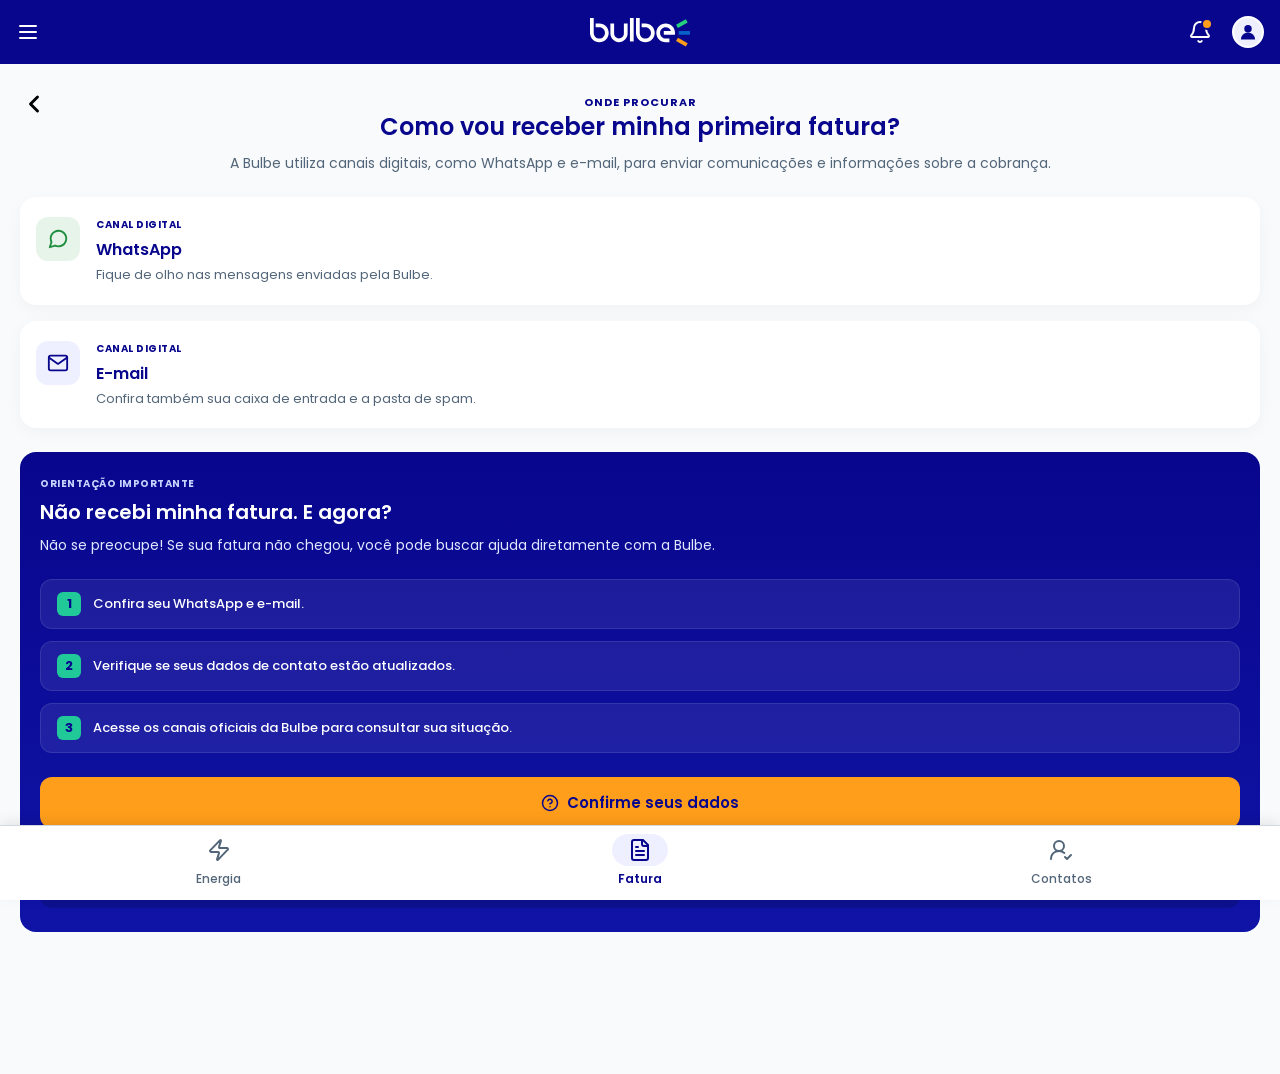
<file: pages/explicacao-recebimento.html>
<!DOCTYPE html>
<html lang="pt-BR">

<head>
    <meta charset="UTF-8">
    <meta name="viewport" content="width=device-width, initial-scale=1">
    <title>Como receber a fatura · Bulbe</title>

    <!-- Fonte Poppins (a mesma do app) -->
    <link href="https://fonts.googleapis.com/css2?family=Poppins:wght@300;400;500;600&display=swap" rel="stylesheet">

    <!-- Cabeçalho e menu -->
    <link rel="stylesheet" href="../assets/css/bulbe-ui.css">
    <link rel="stylesheet" href="../assets/css/primeira-fatura.css">
    <script type="module" src="../assets/js/app.js"></script>
</head>

<body>

    <!-- ================= CABEÇALHO (não mexer) ================= -->
    <header class="topo">
        <a class="topo-botao" href="../index.html" aria-label="Voltar para a escolha de cliente">
            <svg viewBox="0 0 24 24" fill="none" stroke="currentColor" stroke-width="2" stroke-linecap="round">
                <path d="M4 6h16M4 12h16M4 18h16" />
            </svg>
        </a>

        <div class="topo-logo">
            <img src="../assets/img/logo-bulbe-branco.svg" alt="Bulbe">
        </div>

        <div class="topo-direita">
            <a class="topo-botao" href="central-de-avisos.html" aria-label="Avisos">
                <svg viewBox="0 0 24 24" fill="none" stroke="currentColor" stroke-width="2" stroke-linecap="round"
                    stroke-linejoin="round">
                    <path d="M10.268 21a2 2 0 0 0 3.464 0" />
                    <path
                        d="M3.262 15.326A1 1 0 0 0 4 17h16a1 1 0 0 0 .74-1.673C19.41 13.956 18 12.499 18 8A6 6 0 0 0 6 8c0 4.499-1.411 5.956-2.738 7.326" />
                </svg>
            </a>
            <a class="topo-avatar" href="#" aria-label="Meu perfil">
                <svg viewBox="0 0 24 24" fill="currentColor">
                    <circle cx="12" cy="8" r="4.5" />
                    <path d="M3.5 21a8.5 8.5 0 0 1 17 0Z" />
                </svg>
            </a>
        </div>
    </header>


    <!-- ================= CONTEÚDO DA SUA TELA ================= -->
    <main>

        <section class="secao-receber-fatura" aria-labelledby="titulo-receber">

            <!-- CABEÇALHO COM SETA E TEXTO CENTRALIZADO -->
            <div class="cabecalho-com-seta">
                <a href="central-orientacoes.html" class="seta-voltar-preta" aria-label="Voltar para orientações">
                    <svg aria-hidden="true" viewBox="0 0 24 24" fill="none" stroke="currentColor" stroke-width="2.5"
                        stroke-linecap="round" stroke-linejoin="round">
                        <path d="m15 18-6-6 6-6" />
                    </svg>
                </a>
                <div class="cabecalho-centralizado">
                    <span class="badge-azul">Onde procurar</span>
                    <h1 id="titulo-receber" class="titulo-escuro">Como vou receber minha primeira fatura?</h1>
                    <p class="texto-explicativo">A Bulbe utiliza canais digitais, como WhatsApp e e-mail, para enviar
                        comunicações e informações sobre a cobrança.</p>
                </div>
            </div>

            <ul class="lista-canais">
                <li>
                    <article class="cartao-canal">
                        <span class="icone-canal verde" aria-hidden="true">
                            <svg viewBox="0 0 24 24" fill="none" stroke="currentColor" stroke-width="2"
                                stroke-linecap="round" stroke-linejoin="round">
                                <path
                                    d="M21 11.5a8.38 8.38 0 0 1-.9 3.8 8.5 8.5 0 0 1-7.6 4.7 8.38 8.38 0 0 1-3.8-.9L3 21l1.9-5.7a8.38 8.38 0 0 1-.9-3.8 8.5 8.5 0 0 1 4.7-7.6 8.38 8.38 0 0 1 3.8-.9h.5a8.48 8.48 0 0 1 8 8v.5z">
                                </path>
                            </svg>
                        </span>
                        <div class="conteudo-canal">
                            <span class="tag-categoria">Canal Digital</span>
                            <h2>WhatsApp</h2>
                            <p>Fique de olho nas mensagens enviadas pela Bulbe.</p>
                        </div>
                    </article>
                </li>

                <li>
                    <article class="cartao-canal">
                        <span class="icone-canal azul" aria-hidden="true">
                            <svg viewBox="0 0 24 24" fill="none" stroke="currentColor" stroke-width="2"
                                stroke-linecap="round" stroke-linejoin="round">
                                <path d="M4 4h16c1.1 0 2 .9 2 2v12c0 1.1-.9 2-2 2H4c-1.1 0-2-.9-2-2V6c0-1.1.9-2 2-2z">
                                </path>
                                <polyline points="22,6 12,13 2,6"></polyline>
                            </svg>
                        </span>
                        <div class="conteudo-canal">
                            <span class="tag-categoria">Canal Digital</span>
                            <h2>E-mail</h2>
                            <p>Confira também sua caixa de entrada e a pasta de spam.</p>
                        </div>
                    </article>
                </li>
            </ul>

            <!-- Bloco de Orientação Importante -->
            <aside class="bloco-orientacao-azul" aria-labelledby="titulo-orientacao-importante">
                <span class="tag-branca-transparente">Orientação Importante</span>
                <h2 id="titulo-orientacao-importante">Não recebi minha fatura. E agora?</h2>
                <p class="texto-orientacao">Não se preocupe! Se sua fatura não chegou, você pode buscar ajuda
                    diretamente com a Bulbe.</p>

                <ol class="lista-passos">
                    <li>
                        <span class="numero-passo" aria-hidden="true">1</span>
                        <span class="texto-passo">Confira seu WhatsApp e e-mail.</span>
                    </li>
                    <li>
                        <span class="numero-passo" aria-hidden="true">2</span>
                        <span class="texto-passo">Verifique se seus dados de contato estão atualizados.</span>
                    </li>
                    <li>
                        <span class="numero-passo" aria-hidden="true">3</span>
                        <span class="texto-passo">Acesse os canais oficiais da Bulbe para consultar sua situação.</span>
                    </li>
                </ol>

                <a href="confirmar-contatos.html" class="botao-amarelo-largo">
                    <svg aria-hidden="true" viewBox="0 0 24 24" fill="none" stroke="currentColor" stroke-width="2"
                        stroke-linecap="round" stroke-linejoin="round">
                        <circle cx="12" cy="12" r="10"></circle>
                        <path d="M9.09 9a3 3 0 0 1 5.83 1c0 2-3 3-3 3"></path>
                        <line x1="12" y1="17" x2="12.01" y2="17"></line>
                    </svg>
                    Confirme seus dados
                </a>

                <div class="aviso-rodape-azul">
                    <span class="icone-check-circular" aria-hidden="true">
                        <svg viewBox="0 0 24 24" fill="none" stroke="currentColor" stroke-width="2.5"
                            stroke-linecap="round" stroke-linejoin="round">
                            <polyline points="20 6 9 17 4 12"></polyline>
                        </svg>
                    </span>
                    <p>Você pode consultar esta página de orientações sempre que precisar, mesmo que não receba
                        mensagens.</p>
                </div>
            </aside>

        </section>

    </main>


    <!-- ================= MENU DE BAIXO ================= -->
    <!-- Coloque class="ativo" no link da sua tela (e tire do link de Energia) -->
    <nav class="menu" aria-label="Menu principal">
        <a href="acompanhe-sua-energia.html">
            <span class="menu-icone">
                <svg viewBox="0 0 24 24" fill="none" stroke="currentColor" stroke-width="2" stroke-linejoin="round">
                    <path
                        d="M4 14a1 1 0 0 1-.78-1.63l9.9-10.2a.5.5 0 0 1 .86.46l-1.92 6.02A1 1 0 0 0 13 10h7a1 1 0 0 1 .78 1.63l-9.9 10.2a.5.5 0 0 1-.86-.46l1.92-6.02A1 1 0 0 0 11 14z" />
                </svg>
            </span>
            Energia
        </a>

        <a class="ativo" href="primeira-fatura.html">
            <span class="menu-icone">
                <svg viewBox="0 0 24 24" fill="none" stroke="currentColor" stroke-width="2" stroke-linecap="round"
                    stroke-linejoin="round">
                    <path d="M15 2H6a2 2 0 0 0-2 2v16a2 2 0 0 0 2 2h12a2 2 0 0 0 2-2V7Z" />
                    <path d="M14 2v4a2 2 0 0 0 2 2h4" />
                    <path d="M10 9H8M16 13H8M16 17H8" />
                </svg>
            </span>
            Fatura
        </a>

        <a href="confirmar-contatos.html">
            <span class="menu-icone">
                <svg viewBox="0 0 24 24" fill="none" stroke="currentColor" stroke-width="2" stroke-linecap="round"
                    stroke-linejoin="round">
                    <path d="M2 21a8 8 0 0 1 13.292-6" />
                    <circle cx="10" cy="8" r="5" />
                    <path d="m16 19 2 2 4-4" />
                </svg>
            </span>
            Contatos
        </a>
    </nav>

</body>

</html>
</file>
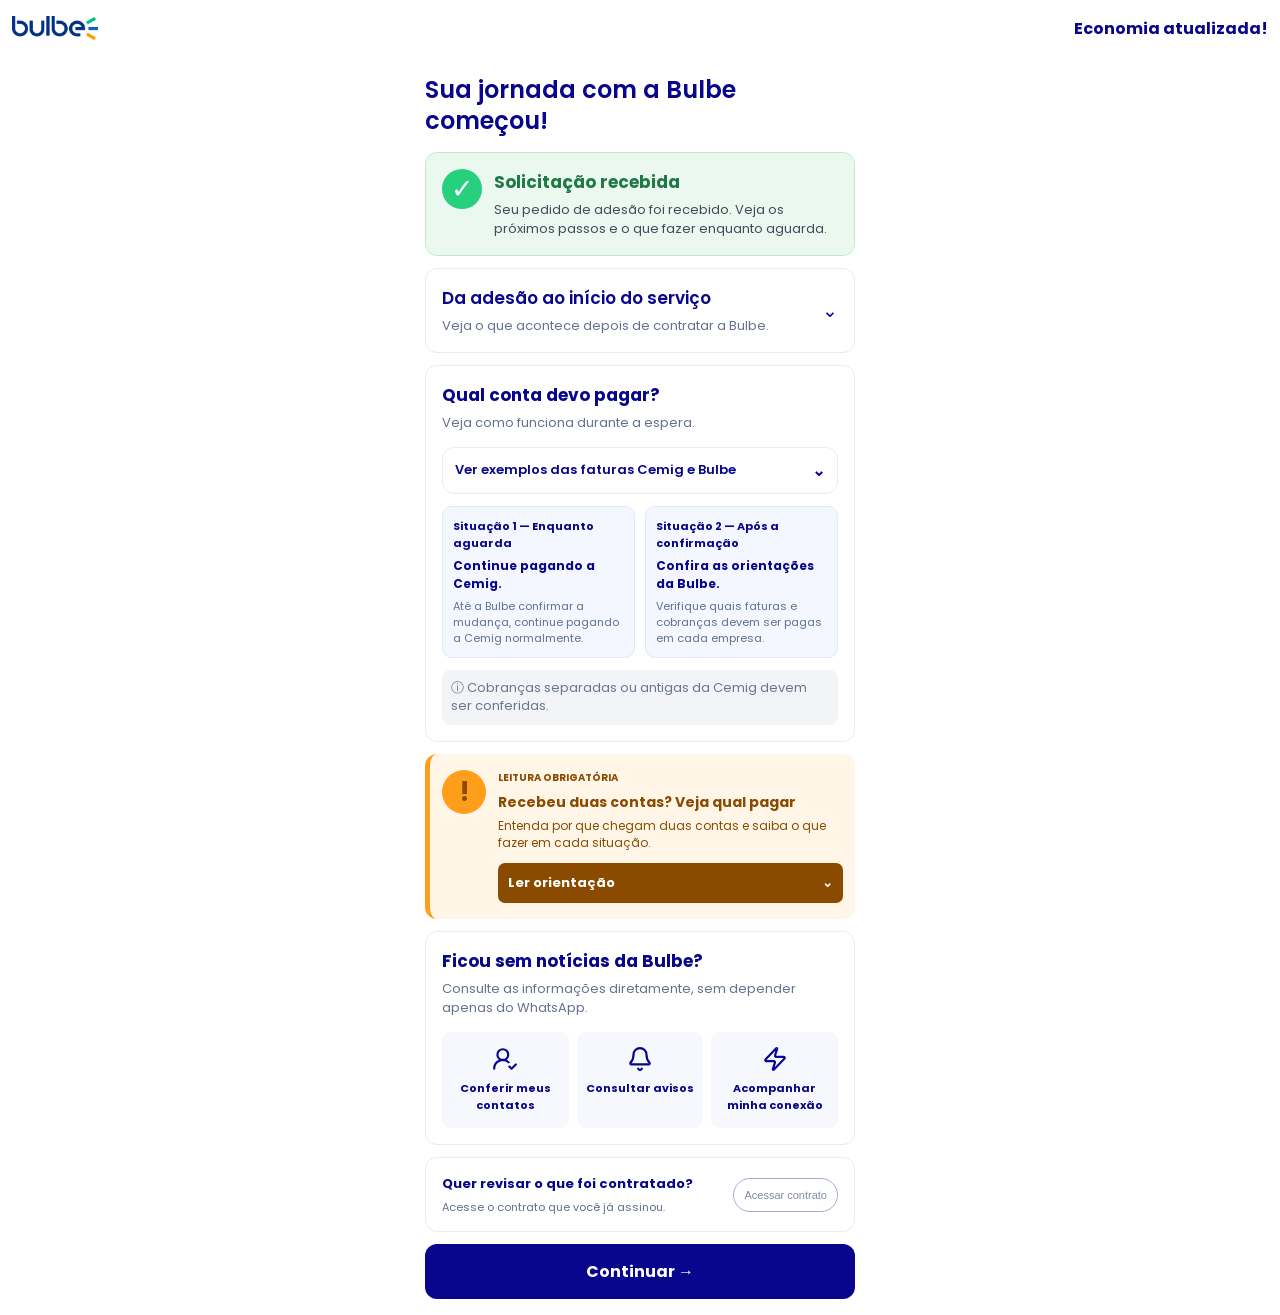
<file: pages/hu01.html>
<!DOCTYPE html>
<html lang="pt-BR">
<head>
    <meta charset="UTF-8">
    <meta name="viewport" content="width=device-width, initial-scale=1.0">
    <title>Boas-vindas · Bulbe</title>
    <link rel="stylesheet" href="../assets/css/hu01.css">
    <script src="../assets/js/hu01.js" defer></script>
    <script type="module" src="../assets/js/app.js"></script>
</head>
<body>
    <div id="container">
        <header id="header">
            <img src="../assets/img/logo-bulbe.png" alt="Bulbe">
            <h1>Economia atualizada!</h1>
        </header>

        <main id="main">
            <div class="conteudo">
                <h2 class="titulo-pagina">Sua jornada com a Bulbe começou!</h2>

                <section class="cartao confirmacao">
                    <span class="icone-confirmacao">✓</span>
                    <div>
                        <h3>Solicitação recebida</h3>
                        <p>Seu pedido de adesão foi recebido. Veja os próximos passos e o que fazer enquanto aguarda.</p>
                    </div>
                </section>

                <details class="cartao cartao-expansivel" id="etapas-jornada">
                    <summary class="resumo-cartao">
                        <span class="resumo-textos">
                            <strong class="resumo-titulo">Da adesão ao início do serviço</strong>
                            <span class="subtitulo">Veja o que acontece depois de contratar a Bulbe.</span>
                        </span>
                        <span class="resumo-seta" aria-hidden="true">⌄</span>
                    </summary>

                    <div class="etapas-conteudo">
                        <div class="etapas">
                            <div class="etapa">
                                <span class="numero">01</span>
                                <div>
                                    <h4>A Bulbe confere seus dados</h4>
                                    <p>A Bulbe verifica suas informações. Se houver pendências, consulte os avisos.</p>
                                </div>
                            </div>

                            <div class="etapa">
                                <span class="numero">02</span>
                                <div>
                                    <h4>A conexão é preparada com a Cemig</h4>
                                    <p>A preparação pode levar algumas semanas. O prazo varia.</p>
                                </div>
                            </div>

                            <div class="etapa">
                                <span class="numero">03</span>
                                <div>
                                    <h4>Início do serviço</h4>
                                    <p>Quando o processo for concluído, a Bulbe confirmará o início do serviço.</p>
                                </div>
                            </div>
                        </div>
                    </div>
                </details>

                <section class="cartao">
                    <h3>Qual conta devo pagar?</h3>
                    <p class="subtitulo">Veja como funciona durante a espera.</p>

                    <details class="faturas-expansiveis">
                        <summary class="resumo-faturas">
                            Ver exemplos das faturas Cemig e Bulbe
                            <span aria-hidden="true">⌄</span>
                        </summary>

                        <div class="faturas">
                            <div class="fatura cemig">
                                <div class="fatura-topo">
                                    Cemig <span>CONTA DE ENERGIA</span>
                                </div>
                                <div class="fatura-corpo">
                                    <small>Unidade consumidora</small>
                                    <div class="linha-falsa"></div>
                                    <div class="linha-falsa curta"></div>
                                    <p>Durante a espera</p>
                                    <strong class="status-pagar">● Pagar normalmente</strong>
                                </div>
                            </div>

                            <div class="fatura bulbe">
                                <div class="fatura-topo">
                                    Bulbe <span>FATURA BULBE</span>
                                </div>
                                <div class="fatura-corpo">
                                    <small>Informações da fatura</small>
                                    <div class="linha-falsa"></div>
                                    <div class="linha-falsa curta"></div>
                                    <p>Após a confirmação</p>
                                    <strong class="status-aguardar">● Aguardar orientação</strong>
                                </div>
                            </div>
                        </div>
                    </details>

                    <div class="situacoes">
                        <div class="situacao">
                            <h4>Situação 1 — Enquanto aguarda</h4>
                            <strong>Continue pagando a Cemig.</strong>
                            <p>Até a Bulbe confirmar a mudança, continue pagando a Cemig normalmente.</p>
                        </div>

                        <div class="situacao">
                            <h4>Situação 2 — Após a confirmação</h4>
                            <strong>Confira as orientações da Bulbe.</strong>
                            <p>Verifique quais faturas e cobranças devem ser pagas em cada empresa.</p>
                        </div>
                    </div>

                    <p class="nota">ⓘ Cobranças separadas ou antigas da Cemig devem ser conferidas.</p>
                </section>

                <details class="leitura" id="orientacao">
                    <summary>
                        <span class="icone-aviso">!</span>
                        <span class="chamada-leitura">
                            <small>LEITURA OBRIGATÓRIA</small>
                            <strong>Recebeu duas contas? Veja qual pagar</strong>
                            <span class="explicacao-leitura">
                                Entenda por que chegam duas contas e saiba o que fazer em cada situação.
                            </span>
                            <span class="abrir-leitura">
                                Ler orientação <span>⌄</span>
                            </span>
                        </span>
                    </summary>

                    <div class="texto-leitura">
                        <p class="aviso-importante" id="aviso-importante" hidden>
                            <strong>AVISO IMPORTANTE:</strong>
                            Leia as orientações abaixo e confirme que entendeu qual conta pagar.
                        </p>

                        <h4>1. Por que posso receber duas contas de luz?</h4>
                        <p>Durante a mudança para a Bulbe, você ainda pode receber uma fatura da Cemig. Isso não significa, por si só, que houve cobrança duplicada.</p>

                        <h4>2. Qual conta devo pagar enquanto aguardo?</h4>
                        <p>Continue pagando a Cemig normalmente até receber a confirmação da Bulbe sobre o início do serviço e as próximas orientações.</p>

                        <h4>3. Quando muda a forma de pagamento?</h4>
                        <p>Depois da confirmação da Bulbe, confira as instruções e as faturas recebidas antes de efetuar o pagamento.</p>

                        <h4>4. Quando começo a economizar?</h4>
                        <p>A economia não começa necessariamente no dia da adesão. O início depende da conclusão do processo e será informado pela Bulbe.</p>

                        <h4>5. E se a Cemig enviar outra cobrança?</h4>
                        <p>Contas antigas, parcelamentos e serviços específicos podem continuar aparecendo. Confira cada cobrança e procure a Bulbe se tiver dúvidas.</p>

                        <div class="aceite">
                            <input type="checkbox" id="leitura-confirmada">
                            <label for="leitura-confirmada">
                                Li e entendi qual conta devo pagar após a adesão.
                            </label>
                        </div>
                    </div>
                </details>

                <section class="cartao contato">
                    <h3>Ficou sem notícias da Bulbe?</h3>
                    <p class="subtitulo">
                        Consulte as informações diretamente, sem depender apenas do WhatsApp.
                    </p>

                    <div class="atalhos">
                        <a href="confirmar-contatos.html">
                            <svg viewBox="0 0 24 24" fill="none" stroke="currentColor" stroke-width="2" stroke-linecap="round" stroke-linejoin="round" aria-hidden="true">
                                <path d="M2 21a8 8 0 0 1 13.292-6"/>
                                <circle cx="10" cy="8" r="5"/>
                                <path d="m16 19 2 2 4-4"/>
                            </svg>
                            Conferir meus contatos
                        </a>

                        <a href="central-de-avisos.html">
                            <svg viewBox="0 0 24 24" fill="none" stroke="currentColor" stroke-width="2" stroke-linecap="round" stroke-linejoin="round" aria-hidden="true">
                                <path d="M10.268 21a2 2 0 0 0 3.464 0"/>
                                <path d="M3.262 15.326A1 1 0 0 0 4 17h16a1 1 0 0 0 .74-1.673C19.41 13.956 18 12.499 18 8A6 6 0 0 0 6 8c0 4.499-1.411 5.956-2.738 7.326"/>
                            </svg>
                            Consultar avisos
                        </a>

                        <a href="acompanhe-sua-energia.html">
                            <svg viewBox="0 0 24 24" fill="none" stroke="currentColor" stroke-width="2" stroke-linecap="round" stroke-linejoin="round" aria-hidden="true">
                                <path d="M4 14a1 1 0 0 1-.78-1.63l9.9-10.2a.5.5 0 0 1 .86.46l-1.92 6.02A1 1 0 0 0 13 10h7a1 1 0 0 1 .78 1.63l-9.9 10.2a.5.5 0 0 1-.86-.46l1.92-6.02A1 1 0 0 0 11 14z"/>
                            </svg>
                            Acompanhar minha conexão
                        </a>
                    </div>
                </section>

                <section class="cartao contrato">
                    <div>
                        <h3>Quer revisar o que foi contratado?</h3>
                        <p>Acesse o contrato que você já assinou.</p>
                    </div>
                    <button type="button" disabled>Acessar contrato</button>
                </section>

                <a class="continuar" id="continuar" href="confirmar-contatos.html">
                    Continuar →
                </a>
            </div>
        </main>
    </div>
</body>
</html>
</file>
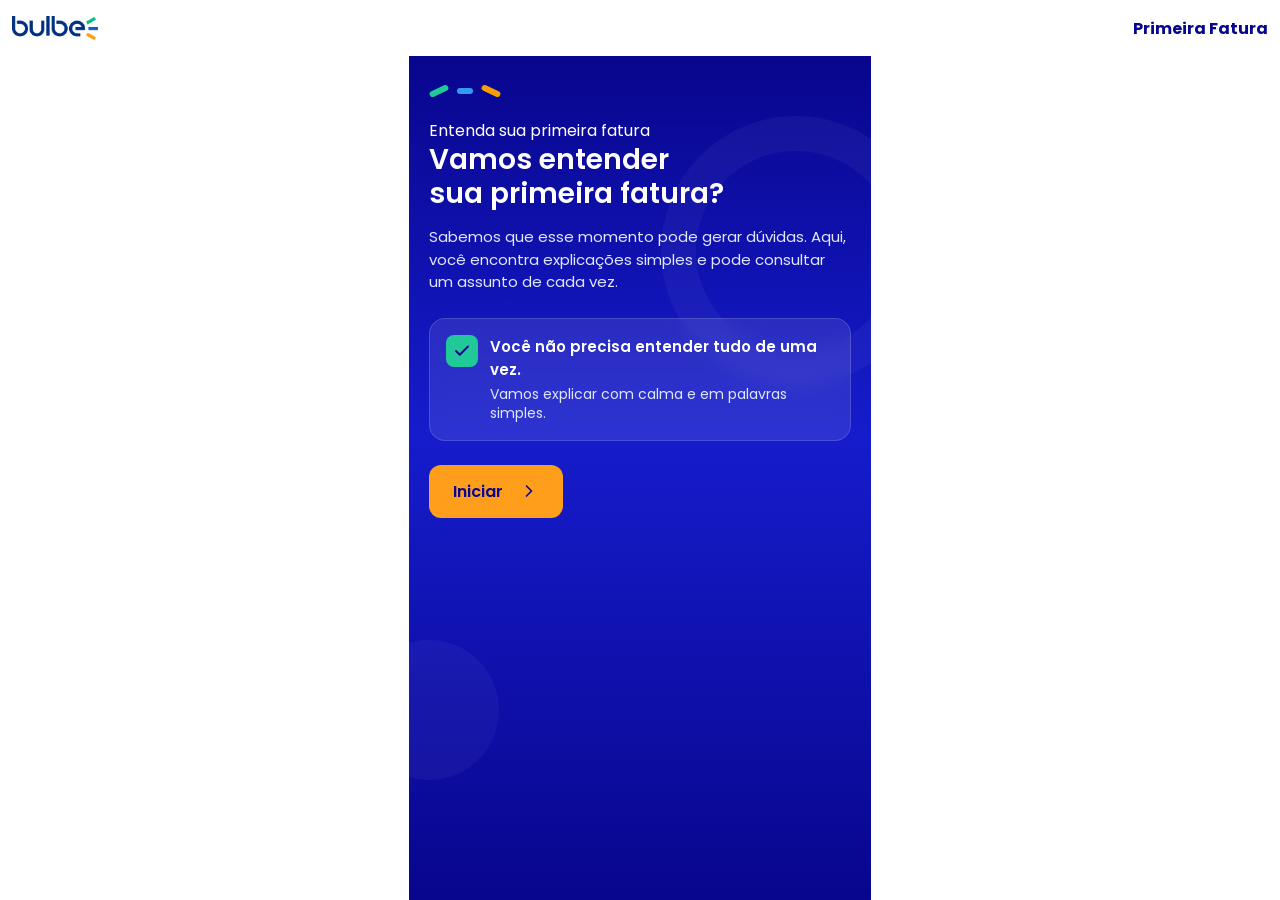
<file: pages/primeira-fatura.html>
<!DOCTYPE html>
<html lang="pt-BR">

<head>
    <meta charset="UTF-8">
    <meta name="viewport" content="width=device-width, initial-scale=1">
    <title>Entenda sua primeira fatura · Bulbe</title>

    <link href="https://fonts.googleapis.com/css2?family=Poppins:wght@300;400;500;600&display=swap" rel="stylesheet">

    <!-- Importando os CSS necessários -->
    <link rel="stylesheet" href="../assets/css/hu01.css">
    <link rel="stylesheet" href="../assets/css/bulbe-ui.css">
    <link rel="stylesheet" href="../assets/css/primeira-fatura.css">
    <script type="module" src="../assets/js/app.js"></script>
</head>

<body>

    <div id="container">
        <!-- Cabeçalho temporário (Template do colega) -->
        <header id="header">
            <img src="../assets/img/logo-bulbe.png" alt="Bulbe">
            <h1>Primeira Fatura</h1>
        </header>

        <main id="main">
            <div class="conteudo">

                <!-- Seu conteúdo original -->
                <section class="tela-destaque-azul" aria-labelledby="titulo-boas-vindas">
                    <div class="decoracao-riscos" aria-hidden="true">
                        <span class="risco verde"></span>
                        <span class="risco azul"></span>
                        <span class="risco laranja"></span>
                    </div>

                    <span class="badge-boas-vindas">Entenda sua primeira fatura</span>

                    <h1 id="titulo-boas-vindas" class="titulo-destaque">
                        Vamos entender<br>
                        sua primeira fatura?
                    </h1>

                    <p class="texto-destaque">
                        Sabemos que esse momento pode gerar dúvidas. Aqui, você encontra explicações simples e pode
                        consultar um assunto de cada vez.
                    </p>

                    <div class="cartao-info-azul">
                        <span class="cartao-info-icone" aria-hidden="true">
                            <svg viewBox="0 0 24 24" fill="none" stroke="currentColor" stroke-width="2.5"
                                stroke-linecap="round" stroke-linejoin="round">
                                <polyline points="20 6 9 17 4 12"></polyline>
                            </svg>
                        </span>
                        <span class="cartao-info-texto">
                            <h2>Você não precisa entender tudo de uma vez.</h2>
                            <p>Vamos explicar com calma e em palavras simples.</p>
                        </span>
                    </div>

                    <a href="central-orientacoes.html" class="botao-amarelo" id="btn-iniciar-fatura">
                        Iniciar
                        <svg aria-hidden="true" viewBox="0 0 24 24" fill="none" stroke="currentColor" stroke-width="2"
                            stroke-linecap="round" stroke-linejoin="round">
                            <path d="m9 18 6-6-6-6" />
                        </svg>
                    </a>
                </section>

            </div>
        </main>
    </div>

    <script src="../assets/js/primeira-fatura.js"></script>
</body>

</html>
</file>
<file: assets/css/bulbe-ui.css>
@import url("cores.css"); /* cores, fonte e medidas de todas as telas */

/* =========================================================
   Layout base das telas: cabeçalho + menu de baixo
   Cores e fonte iguais às do app atual da Bulbe.
   ========================================================= */

* {
  box-sizing: border-box;
}

body {
  margin: 0;
  font-family: var(--fonte);
  color: var(--cor-texto);
  background: var(--cor-branco);
}

/* ---------- Cabeçalho ---------- */
.topo {
  position: sticky;
  top: 0;
  z-index: 10; /* fica por cima do conteúdo ao rolar */
  display: grid;
  grid-template-columns: 1fr auto 1fr; /* logo sempre no centro */
  align-items: center;
  height: 64px;
  padding: 0 16px;
  background: var(--cor-azul);
}

.topo-botao {
  display: flex;
  align-items: center;
  justify-content: center;
  width: 48px;
  height: 48px;
  color: var(--cor-branco);
}

.topo-botao svg {
  width: 24px;
  height: 24px;
}

/* Menu hambúrguer: ícone alinhado com a margem do conteúdo */
.topo > .topo-botao:first-child {
  margin-left: -12px;
}

.topo-logo img {
  display: block; /* tira o espaço extra embaixo da imagem */
  height: 29px;
}

.topo-direita {
  justify-self: end;
  display: flex;
  align-items: center;
  gap: 8px;
}

.topo-avatar {
  display: flex;
  align-items: center;
  justify-content: center;
  width: 32px;
  height: 32px;
  border-radius: 50%;
  border: 2px solid var(--cor-branco);
  background: var(--cor-azul-claro);
  color: var(--cor-azul);
  text-decoration: none;
  overflow: hidden;
}

.topo-avatar svg {
  width: 20px;
  height: 20px;
}

/* ---------- Conteúdo da tela ---------- */
main {
  padding: 24px 20px;
  padding-bottom: 110px; /* espaço para o menu de baixo não cobrir o conteúdo */
}

/* ---------- Menu de baixo ---------- */
.menu {
  position: fixed;
  z-index: 10; /* fica por cima do conteúdo ao rolar */
  left: 0;
  right: 0;
  bottom: 0;
  display: flex;
  padding: 8px 8px 12px;
  background: var(--cor-branco);
  border-top: 1px solid var(--cor-linha);
  box-shadow: 0 -4px 12px rgba(0, 0, 0, 0.08);
}

.menu a {
  flex: 1;
  display: flex;
  flex-direction: column;
  align-items: center;
  gap: 4px;
  font-size: 12px;
  font-weight: 500;
  color: var(--cor-texto-secundario);
  text-decoration: none;
}

.menu-icone {
  display: flex;
  align-items: center;
  justify-content: center;
  width: 56px;
  height: 32px;
  border-radius: 999px;
}

.menu-icone svg {
  width: 24px;
  height: 24px;
}

/* Item da tela atual: coloque class="ativo" no <a> da sua tela */
.menu a.ativo {
  color: var(--cor-azul);
  font-weight: 600;
}

.menu a.ativo .menu-icone {
  background: var(--cor-azul-claro);
}

/* ---------- Sininho com pendência ou aviso novo (assets/js/app.js) ---------- */
.topo-sino {
  position: relative;
}

.topo-sino.tem-novo::after {
  content: "";
  position: absolute;
  top: 12px;
  right: 13px;
  width: 8px;
  height: 8px;
  border-radius: 50%;
  background: var(--cor-laranja);
  box-shadow: 0 0 0 2px var(--cor-azul); /* contorno azul separa a bolinha do sino */
}

/* ---------- Ajudantes usados em várias telas ---------- */

/* Garante que hidden esconda mesmo com display definido no CSS */
[hidden] { display: none !important; }

/* Esconde da tela, mas o leitor de tela continua lendo */
.visualmente-oculto {
  position: absolute;
  width: 1px;
  height: 1px;
  overflow: hidden;
  clip: rect(0 0 0 0);
  white-space: nowrap;
}

.texto-secundario { color: var(--cor-texto-secundario); }
</file>
<file: docs/apresentacao/apresentacao.css>
/* =========================================================
   Apresentação: 1 celular + carrossel de cards
   Usa as mesmas cores do app (cores.css)
   ========================================================= */
@import url("../../assets/css/cores.css");

* {
  box-sizing: border-box;
  margin: 0;
  padding: 0;
}

html {
  scroll-behavior: smooth;
}

body {
  font-family: var(--fonte);
  color: var(--cor-texto);
  background: #f5f6fb;
  line-height: 1.6;
}

button {
  font-family: inherit;
  cursor: pointer;
}

/* ---------- Abertura ---------- */
.abertura {
  background: var(--cor-azul);
  color: var(--cor-branco);
  padding: 64px 16px 56px;
  text-align: center;
}

/* Link de volta para o menu das apresentações */
.abertura {
  position: relative;
}



.abertura-logo {
  height: 36px;
  margin-bottom: 24px;
}

.abertura-etiqueta {
  font-size: 14px;
  opacity: 0.8;
}

.abertura h1 {
  font-size: 48px;
  font-weight: 700;
  line-height: 1.2;
  margin: 8px 0 16px;
}

.abertura-texto {
  max-width: 640px;
  margin: 0 auto;
  font-size: 18px;
  font-weight: 300;
}

.numeros {
  list-style: none;
  display: flex;
  flex-wrap: wrap;
  justify-content: center;
  gap: 16px;
  margin: 40px auto 0;
  max-width: 820px;
}

.numeros li {
  flex: 1 1 200px;
  background: rgba(255, 255, 255, 0.1);
  border-radius: var(--raio-card);
  padding: 16px;
}

.numeros strong {
  display: block;
  font-size: 28px;
  color: var(--cor-verde);
}

.numeros span {
  font-size: 14px;
}

.abertura-botao {
  display: inline-block;
  margin-top: 40px;
  background: var(--cor-branco);
  color: var(--cor-azul);
  font-weight: 600;
  text-decoration: none;
  border-radius: 999px;
  padding: 12px 28px;
}

.abertura-botao:hover {
  background: var(--cor-verde);
}

/* ---------- Demonstração: celular + carrossel lado a lado ---------- */
.demo {
  display: flex;
  align-items: center;
  justify-content: center;
  gap: 64px;
  max-width: 1100px;
  margin: 0 auto;
  padding: 72px 16px;
}

/* ---------- Modelo de celular ---------- */
.celular {
  position: relative;
  flex-shrink: 0;
  width: 375px;
  height: 780px;
  padding: 44px 14px 14px;
  background: #111;
  border-radius: 52px;
  box-shadow: 0 30px 60px rgba(8, 6, 141, 0.25);
}

.celular-entalhe {
  position: absolute;
  top: 12px;
  left: 50%;
  transform: translateX(-50%);
  width: 100px;
  height: 24px;
  background: #2a2a2a;
  border-radius: 20px;
}

.celular iframe {
  width: 100%;
  height: 100%;
  border: 0;
  border-radius: 8px 8px 40px 40px;
  background: var(--cor-branco);
}

/* ---------- Carrossel ---------- */
.carrossel {
  width: 100%;
  max-width: 480px;
  min-width: 0;
}

/* Abas HU01...HU05 */
.carrossel-abas {
  display: flex;
  flex-wrap: wrap;
  gap: 8px;
  margin-bottom: 20px;
}

.carrossel-abas button {
  background: var(--cor-branco);
  color: var(--cor-azul);
  border: 1px solid var(--cor-linha);
  border-radius: 999px;
  padding: 6px 14px;
  font-size: 14px;
  font-weight: 600;
}

.carrossel-abas button:hover {
  border-color: var(--cor-azul);
}

.carrossel-abas button.ativa {
  background: var(--cor-azul);
  border-color: var(--cor-azul);
  color: var(--cor-branco);
}

/* Janela que esconde os cards de fora; o trilho anda para o lado */
.carrossel-janela {
  overflow: hidden;
  border-radius: 20px;
}

.carrossel-trilho {
  display: flex;
  transition: transform 0.45s ease;
}

/* ---------- Card de cada tela ---------- */
.card {
  flex: 0 0 100%;
  background: var(--cor-branco);
  border: 1px solid var(--cor-linha);
  border-radius: 20px;
  padding: 32px;
}

.tela-id {
  display: inline-block;
  background: var(--cor-azul-claro);
  color: var(--cor-azul);
  font-weight: 600;
  font-size: 14px;
  border-radius: 999px;
  padding: 4px 14px;
}

.card h2 {
  color: var(--cor-azul);
  font-size: 28px;
  font-weight: 600;
  line-height: 1.25;
  margin: 12px 0 16px;
}

.card p {
  font-size: 16px;
}

.destaques {
  list-style: none;
  margin: 20px 0 28px;
}

.destaques li {
  position: relative;
  padding-left: 28px;
  margin-bottom: 8px;
}

.destaques li::before {
  content: "✓";
  position: absolute;
  left: 0;
  color: var(--cor-verde-escuro);
  font-weight: 700;
}

/* Card do responsável */
.responsavel {
  display: flex;
  align-items: center;
  gap: 16px;
  background: #f5f6fb;
  border-left: 5px solid var(--cor-verde);
  border-radius: var(--raio-card);
  padding: 16px 20px;
}

.responsavel-foto {
  display: flex;
  align-items: center;
  justify-content: center;
  flex-shrink: 0;
  width: 52px;
  height: 52px;
  border-radius: 50%;
  background: var(--cor-azul);
  color: var(--cor-branco);
  font-weight: 600;
}

.responsavel small {
  display: block;
  font-size: 12px;
  color: var(--cor-texto-secundario);
  text-transform: uppercase;
  letter-spacing: 0.05em;
}

.responsavel strong {
  display: block;
  color: var(--cor-azul);
  font-size: 18px;
  line-height: 1.3;
}

.responsavel div span {
  font-size: 14px;
  color: var(--cor-texto-secundario);
}

/* Setas e contador */
.carrossel-controles {
  display: flex;
  align-items: center;
  justify-content: center;
  gap: 24px;
  margin-top: 20px;
}

.seta {
  width: 48px;
  height: 48px;
  border-radius: 50%;
  border: 0;
  background: var(--cor-azul);
  color: var(--cor-branco);
  font-size: 28px;
  line-height: 1;
}

.seta:hover {
  background: var(--cor-verde);
  color: var(--cor-azul);
}

.contador {
  font-weight: 600;
  color: var(--cor-azul);
  min-width: 48px;
  text-align: center;
}

/* ---------- Rodapé ---------- */
.rodape {
  text-align: center;
  padding: 32px 16px;
  font-size: 14px;
  color: var(--cor-texto-secundario);
  border-top: 1px solid var(--cor-linha);
}

/* ---------- Telas menores: carrossel embaixo do celular ---------- */
@media (max-width: 900px) {
  .demo {
    flex-direction: column;
    gap: 32px;
    padding: 48px 16px;
  }

  .abertura h1 {
    font-size: 36px;
  }
}

@media (max-width: 420px) {
  .celular {
    width: 100%;
    max-width: 375px;
    height: 700px;
    border-radius: 44px;
  }

  .celular iframe {
    border-radius: 8px 8px 32px 32px;
  }

  .card {
    padding: 24px 20px;
  }
}

/* Sem animação para quem pede menos movimento */
@media (prefers-reduced-motion: reduce) {
  .carrossel-trilho {
    transition: none;
  }
}
</file>
<file: assets/css/acompanhe-sua-energia.css>
/* =========================================================
   HU04 · Acompanhe sua energia
   Usa as variáveis do cores.css (via bulbe-ui.css) e acrescenta as desta tela.
   ========================================================= */

:root {
  --cor-azul-anel: #c9cbf2;
  --cor-cinza-fundo: #f6f9f9;
  --cor-cinza-icone: #8a92a3;
}

/* ---------- Estilos de texto (iguais aos do app) ---------- */
.texto-p1 { font-size: 18px; font-weight: 600; line-height: 1.5; letter-spacing: 0.02em; }
.texto-p2 { font-size: 16px; font-weight: 400; line-height: 1.5; letter-spacing: 0.02em; }
.texto-p3 { font-size: 14px; font-weight: 400; line-height: 1.5; letter-spacing: 0.02em; }
.texto-rotulo { font-size: 14px; font-weight: 300; line-height: 1.4; }
.texto-botao { font-size: 14px; font-weight: 600; line-height: 1.4; }

.texto-azul { color: var(--cor-azul); }

h1, h2, p, ol, ul { margin: 0; }

/* ---------- Estrutura ---------- */
.energia {
  display: flex;
  flex-direction: column;
  gap: 28px;
  max-width: 480px;
  margin: 0 auto;
  zoom: 0.8; 
}

.mensagem-erro {
  padding: 16px;
  border-radius: 12px;
  background: var(--cor-erro-fundo);
  color: var(--cor-erro-texto);
}

.saudacao {
  display: flex;
  flex-direction: column;
  gap: 4px;
}

/* Título padrão das telas (cores.css) */
.saudacao h1 {
  font-size: var(--titulo-tamanho);
  font-weight: var(--titulo-peso);
  line-height: 1.3;
  letter-spacing: 0;
}

.atualizado {
  display: flex;
  align-items: center;
  gap: 6px;
  padding-top: 4px;
}

.atualizado svg { width: 16px; height: 16px; }

.card {
  display: flex;
  flex-direction: column;
  gap: 16px;
  padding: 20px 16px;
  border: 1px solid var(--cor-linha);
  border-radius: 20px;
  background: var(--cor-branco);
}

.card-verde {
  padding: 20px;
  border-color: var(--cor-verde-borda);
  background: var(--cor-verde-fundo);
}

.divisor {
  width: 100%;
  height: 1px;
  margin: 0;
  border: 0;
  background: var(--cor-linha);
}

.divisor-verde { background: var(--cor-verde-borda); }

/* ---------- Avisos ---------- */
.aviso {
  display: grid;
  grid-template-columns: 28px 1fr;
  gap: 12px;
  padding: 16px;
  border-radius: 20px;
}

.aviso-icone { width: 28px; height: 28px; }

.aviso-texto {
  display: flex;
  flex-direction: column;
  gap: 6px;
}

.aviso-info {
  border-left: 6px solid var(--cor-azul);
  background: var(--cor-azul-claro);
}

.aviso-info .aviso-icone,
.aviso-info h2 { color: var(--cor-azul); }

.aviso-erro {
  border: 1.5px solid var(--cor-erro-borda);
  background: var(--cor-erro-fundo);
}

.aviso-erro .aviso-icone { color: var(--cor-erro); }
.aviso-erro h2 { color: var(--cor-erro-texto); }
.aviso-erro .botao { grid-column: 1 / -1; }

/* ---------- Botões ---------- */
.botao {
  display: flex;
  align-items: center;
  justify-content: center;
  gap: 10px;
  min-height: 48px;
  padding: 14px 16px;
  border-radius: 20px;
  font-size: 14px;
  font-weight: 600;
  text-decoration: none;
}

.botao svg { width: 22px; height: 22px; }

.botao-primario { width: 100%; background: var(--cor-azul); color: var(--cor-branco); }
.botao-erro { background: var(--cor-erro); color: var(--cor-branco); border-radius: 12px; }

/* ---------- Caminho da energia ---------- */
.caminho {
  position: relative;
  display: flex;
  align-items: flex-start;
}

.ponto {
  display: flex;
  flex-direction: column;
  align-items: center;
  gap: 8px;
  width: 76px;
}

.ponto-circulo {
  display: flex;
  align-items: center;
  justify-content: center;
  width: 56px;
  height: 56px;
  border-radius: 50%;
  background: var(--cor-branco);
  border: 2px solid var(--cor-linha);
  color: var(--cor-cinza-icone);
}

.ponto-circulo svg { width: 28px; height: 28px; }

.ponto-nome {
  font-size: 14px;
  line-height: 1.5;
  text-align: center;
  color: var(--cor-texto-secundario);
}

.ponto.concluido .ponto-circulo {
  border-color: var(--cor-verde);
  background: var(--cor-verde);
  color: var(--cor-branco);
}

.ponto.atual .ponto-circulo {
  border-color: var(--cor-azul);
  background: var(--cor-azul);
  color: var(--cor-branco);
  box-shadow: 0 0 0 4px var(--cor-azul-anel);
  animation: anel 2s ease-in-out infinite;
}

.ponto.pendente .ponto-circulo {
  border-color: var(--cor-erro);
  background: var(--cor-erro);
  color: var(--cor-branco);
  box-shadow: 0 0 0 4px var(--cor-erro-fundo);
}

.ponto.concluido .ponto-nome { color: var(--cor-texto); }
.ponto.atual .ponto-nome { color: var(--cor-texto); font-weight: 600; }
.ponto.pendente .ponto-nome { color: var(--cor-erro-texto); font-weight: 600; }

/* Linha entre dois pontos. --progresso diz quanto já está verde. */
.conector {
  position: relative;
  flex: 1;
  height: 56px;
}

.conector::before {
  content: "";
  position: absolute;
  top: 26px;
  left: 0;
  right: 0;
  height: 4px;
  border-radius: 2px;
  background: linear-gradient(to right,
    var(--cor-verde) var(--progresso, 0%),
    var(--cor-linha) var(--progresso, 0%));
}

/* Raio de energia que anda pela linha */
.raio {
  position: absolute;
  top: 14px;
  left: clamp(14px, var(--progresso, 0%), calc(100% - 14px));
  display: flex;
  align-items: center;
  justify-content: center;
  width: 28px;
  height: 28px;
  border-radius: 50%;
  background: var(--cor-laranja);
  color: var(--cor-branco);
  transform: translateX(-50%);
  animation: pulso 1.6s ease-in-out infinite;
}

.raio svg { width: 16px; height: 16px; }
.raio .raio-pausa { display: none; }

.raio.parado { background: var(--cor-erro); animation: none; }
.raio.parado .raio-energia { display: none; }
.raio.parado .raio-pausa { display: block; width: 14px; height: 14px; }

@keyframes pulso {
  0%, 100% { transform: translateX(-50%) scale(1); }
  50% { transform: translateX(-50%) scale(1.15); }
}

@keyframes anel {
  0%, 100% { box-shadow: 0 0 0 4px var(--cor-azul-anel); }
  50% { box-shadow: 0 0 0 8px var(--cor-azul-anel); }
}

/* Quem pede menos movimento no sistema não vê animação */
@media (prefers-reduced-motion: reduce) {
  .raio,
  .ponto.atual .ponto-circulo { animation: none; }
}

/* ---------- Trilha ---------- */
.trilha {
  display: flex;
  flex-direction: column;
  gap: 16px;
}

.indicadores {
  display: flex;
  gap: 6px;
  margin-top: -8px;
}

.indicadores span {
  flex: 1;
  height: 6px;
  border-radius: 3px;
  background: var(--cor-linha);
}

.indicadores .concluida { background: var(--cor-verde); }
.indicadores .atual { background: var(--cor-azul); }
.indicadores .atrasada { background: var(--cor-atencao-borda); }
.indicadores .pendente { background: var(--cor-erro); }

.nada-a-fazer {
  display: flex;
  align-items: center;
  gap: 8px;
  font-size: 14px;
  font-weight: 600;
  color: var(--cor-verde-escuro);
}

.nada-a-fazer svg { width: 20px; height: 20px; }

/* Quando "Ver todas as etapas" está aberto, some o card da etapa atual */
.trilha:has(.todas-etapas[open]) .trilha-resumo { display: none; }

.todas-etapas summary {
  display: flex;
  align-items: center;
  justify-content: center;
  gap: 6px;
  min-height: 48px;
  padding-top: 12px;
  border-top: 1px solid var(--cor-linha);
  color: var(--cor-azul);
  list-style: none;
  cursor: pointer;
}

.todas-etapas summary::-webkit-details-marker { display: none; }
.todas-etapas summary svg { width: 22px; height: 22px; transition: transform 0.2s; }
.todas-etapas[open] summary svg { transform: rotate(180deg); }
.todas-etapas[open] summary { order: 2; margin-top: 8px; }
.todas-etapas[open] { display: flex; flex-direction: column; }

.quando-aberto { display: none; }
.todas-etapas[open] .quando-aberto { display: inline; }
.todas-etapas[open] .quando-fechado { display: none; }

/* ---------- Etapa ---------- */
.lista-etapas {
  padding: 0;
  list-style: none;
}

.etapa {
  position: relative;
  display: grid;
  grid-template-columns: 40px 1fr;
  gap: 16px;
  padding-bottom: 24px;
}

.lista-etapas .etapa:last-child { padding-bottom: 0; }
.trilha-resumo .etapa { padding-bottom: 0; }

/* Linha vertical ligando as etapas (só na lista completa) */
#lista-etapas .etapa:not(:last-child)::after {
  content: "";
  position: absolute;
  top: 44px;
  bottom: 4px;
  left: 18.5px;
  width: 3px;
  border-radius: 2px;
  background: var(--cor-linha);
}

#lista-etapas .etapa-concluida:not(:last-child)::after { background: var(--cor-verde); }

.etapa-marcador {
  display: flex;
  align-items: center;
  justify-content: center;
  width: 40px;
  height: 40px;
  border-radius: 50%;
  border: 2px solid var(--cor-linha);
  background: var(--cor-branco);
  color: var(--cor-linha);
}

.etapa-marcador svg { width: 20px; height: 20px; }

.etapa-concluida .etapa-marcador { border-color: var(--cor-verde); background: var(--cor-verde); color: var(--cor-branco); }
.etapa-atual .etapa-marcador,
.etapa-atrasada .etapa-marcador { border-color: var(--cor-azul); background: var(--cor-azul); color: var(--cor-branco); box-shadow: 0 0 0 4px var(--cor-azul-anel); }
.etapa-pendente .etapa-marcador { border-color: var(--cor-erro); background: var(--cor-erro); color: var(--cor-branco); box-shadow: 0 0 0 4px var(--cor-erro-fundo); }

.etapa-conteudo {
  display: flex;
  flex-direction: column;
  gap: 8px;
  padding-top: 6px;
}

.etapa-titulo {
  display: flex;
  flex-wrap: wrap;
  align-items: center;
  gap: 6px 8px;
}

.etapa-futura .etapa-titulo,
.etapa-futura .etapa-descricao { color: var(--cor-texto-secundario); }
.etapa-atual .etapa-titulo,
.etapa-atrasada .etapa-titulo { color: var(--cor-azul); }
.etapa-pendente .etapa-titulo { color: var(--cor-erro-texto); }

.selo {
  padding: 2px 10px;
  border-radius: 999px;
  font-size: 14px;
  font-weight: 600;
  line-height: 1.4;
}

.selo-agora { background: var(--cor-azul); color: var(--cor-branco); }
.selo-atrasada { background: var(--cor-atencao-borda); color: var(--cor-atencao-texto); }
.selo-pendente { background: var(--cor-erro); color: var(--cor-branco); }

.aviso-atraso {
  display: flex;
  gap: 10px;
  padding: 12px;
  border: 1.5px solid var(--cor-atencao-borda);
  border-radius: 12px;
  background: var(--cor-atencao-fundo);
  color: var(--cor-atencao-texto);
  font-weight: 500;
}

.aviso-atraso svg { flex-shrink: 0; width: 22px; height: 22px; }

/* ---------- Card de economia ---------- */
.valor {
  display: flex;
  align-items: baseline;
  gap: 6px;
}

.previsao {
  display: flex;
  align-items: center;
  gap: 12px;
}

.previsao-icone {
  display: flex;
  align-items: center;
  justify-content: center;
  width: 40px;
  height: 40px;
  border-radius: 50%;
  background: var(--cor-branco);
  color: var(--cor-verde-escuro);
}

.previsao-icone svg { width: 22px; height: 22px; }

/* ---------- Rosca (gráfico em CSS) ---------- */
.grafico {
  display: flex;
  align-items: center;
  gap: 16px;
}

.rosca {
  position: relative;
  flex-shrink: 0;
  width: 124px;
  height: 124px;
  border-radius: 50%;
  background: conic-gradient(var(--cor-verde) var(--parte-bulbe, 0%), var(--cor-branco) 0);
}

.rosca-centro {
  position: absolute;
  inset: 17px;
  display: flex;
  flex-direction: column;
  align-items: center;
  justify-content: center;
  border-radius: 50%;
  background: var(--cor-verde-fundo);
  line-height: 1.1;
}

.legenda {
  display: flex;
  flex-direction: column;
  gap: 12px;
  padding: 0;
  list-style: none;
}

.legenda li { display: flex; gap: 8px; }
.legenda li > span:last-child { display: flex; flex-direction: column; }

.legenda-cor {
  flex-shrink: 0;
  width: 12px;
  height: 12px;
  margin-top: 5px;
  border-radius: 50%;
}

.legenda-bulbe { background: var(--cor-verde); }
.legenda-cemig { background: var(--cor-linha); }

/* ---------- Botão "Entenda sua 1ª fatura" ---------- */
.cta-fatura {
  display: flex;
  align-items: center;
  gap: 14px;
  padding: 18px;
  border-radius: 20px;
  background: var(--cor-azul);
  color: var(--cor-branco);
  text-decoration: none;
  box-shadow: 0 6px 16px rgba(8, 6, 141, 0.25);
}

.cta-icone {
  display: flex;
  align-items: center;
  justify-content: center;
  flex-shrink: 0;
  width: 48px;
  height: 48px;
  border-radius: 50%;
  background: var(--cor-branco);
  color: var(--cor-azul);
}

.cta-icone svg { width: 24px; height: 24px; }
.cta-texto { display: flex; flex: 1; flex-direction: column; }
.cta-seta { flex-shrink: 0; width: 24px; height: 24px; }

/* ---------- Contato oficial ---------- */
.contato {
  display: flex;
  flex-direction: column;
  align-items: center;
  gap: 12px;
}

.telefone {
  display: flex;
  align-items: center;
  gap: 8px;
}

.telefone svg { width: 18px; height: 18px; }

.selo-golpe {
  display: flex;
  align-items: center;
  gap: 10px;
  width: 100%;
  padding: 12px 14px;
  border-radius: 12px;
  background: var(--cor-cinza-fundo);
}

.selo-golpe svg { flex-shrink: 0; width: 24px; height: 24px; color: var(--cor-verde-escuro); }
</file>
<file: assets/css/central-de-avisos.css>
/* =========================================================
   HU03 · Central de avisos
   Usa as variáveis do cores.css (via bulbe-ui.css) e acrescenta as desta tela.
   ========================================================= */

h1, h2, p, ul { margin: 0; }
ul { padding: 0; list-style: none; }

/* ---------- Estrutura ---------- */
.avisos-tela {
  display: flex;
  flex-direction: column;
  gap: 24px;
  max-width: 480px;
  margin: 0 auto;
}

.saudacao h1 {
  font-size: var(--titulo-tamanho);
  font-weight: var(--titulo-peso);
  line-height: 1.3;
  color: var(--cor-azul);
}

.saudacao p { margin-top: 4px; font-size: 14px; line-height: 1.5; }


.titulo-secao {
  margin-bottom: 12px;
  font-size: 16px;
  font-weight: 600;
  color: var(--cor-azul);
}

.texto-dica {
  margin: -6px 0 12px;
  font-size: 12px;
  color: var(--cor-texto-secundario);
}

.mensagem-erro {
  padding: 16px;
  border-radius: 12px;
  background: var(--cor-erro-fundo);
  color: var(--cor-erro-texto);
  font-size: 14px;
}

/* ---------- Resumo ---------- */
.resumo {
  display: grid;
  grid-template-columns: 1fr 1fr;
  gap: 12px;
}

.resumo-item {
  padding: 12px 14px;
  border: 1px solid var(--cor-linha);
  border-radius: 12px;
}

.resumo-item strong {
  display: block;
  font-size: 24px;
  font-weight: 600;
  line-height: 1.2;
  color: var(--cor-azul);
}

.resumo-item span { font-size: 12px; color: var(--cor-texto-secundario); }

.resumo-item.tem-pendencia strong { color: var(--cor-laranja-texto); }

/* ---------- Pendências ---------- */
.lista-pendencias {
  display: flex;
  flex-direction: column;
  gap: 10px;
}

.pendencia {
  padding: 14px 16px;
  border: 1px solid var(--cor-laranja-borda);
  border-radius: 12px;
  background: var(--cor-laranja-fundo);
}

.pendencia-titulo {
  display: flex;
  align-items: center;
  gap: 8px;
  font-size: 15px;
  font-weight: 600;
}

/* Bolinha laranja com "!" antes do título */
.pendencia-titulo::before {
  content: "!";
  flex: none;
  display: grid;
  place-items: center;
  width: 20px;
  height: 20px;
  border-radius: 50%;
  background: var(--cor-laranja);
  color: var(--cor-branco);
  font-size: 13px;
  font-weight: 700;
}

.pendencia-texto {
  margin: 4px 0 12px 28px;
  font-size: 13px;
  line-height: 1.5;
}

.pendencia-rodape {
  display: flex;
  flex-wrap: wrap; /* em tela estreita, o botão desce para a linha de baixo */
  align-items: center;
  justify-content: space-between;
  gap: 8px;
  margin-left: 28px;
}

.pendencia-prazo {
  font-size: 12px;
  font-weight: 600;
  color: var(--cor-laranja-texto);
}

.botao {
  display: inline-flex;
  align-items: center;
  min-height: 40px; /* área de toque confortável no celular */
  padding: 0 18px;
  border-radius: 999px;
  background: var(--cor-azul);
  color: var(--cor-branco);
  font-size: 14px;
  font-weight: 600;
  text-decoration: none;
}

.botao:focus-visible,
.aviso-resumo:focus-visible {
  outline: 3px solid var(--cor-laranja);
  outline-offset: 2px;
}

/* Estado vazio: sem pendências */
.sem-pendencias {
  display: flex;
  align-items: center;
  gap: 12px;
  padding: 14px 16px;
  border: 1px solid var(--cor-verde-borda);
  border-radius: 12px;
  background: var(--cor-verde-fundo);
  font-size: 14px;
  line-height: 1.5;
}

.sem-pendencias svg {
  flex: none;
  width: 24px;
  height: 24px;
}

.sem-pendencias circle { fill: var(--cor-verde); }

.sem-pendencias path {
  fill: none;
  stroke: var(--cor-branco);
  stroke-width: 2.4;
  stroke-linecap: round;
  stroke-linejoin: round;
}

/* ---------- Avisos ---------- */
.lista-avisos {
  display: flex;
  flex-direction: column;
  gap: 8px;
}

.aviso {
  border: 1px solid var(--cor-linha);
  border-radius: 12px;
  background: var(--cor-branco);
}

.aviso-resumo {
  display: flex;
  flex-direction: column;
  gap: 2px;
  padding: 12px 16px;
  border-radius: 12px;
  cursor: pointer;
  list-style: none; /* tira o triângulo padrão do <details> */
}

.aviso-resumo::-webkit-details-marker { display: none; }

.aviso-topo {
  display: flex;
  align-items: center;
  justify-content: space-between;
  gap: 8px;
}

.aviso-data { font-size: 12px; color: var(--cor-texto-secundario); }

.aviso-canal {
  padding: 2px 8px;
  border-radius: 6px;
  font-size: 11px;
  font-weight: 600;
}

.canal-whatsapp { background: #e3f6ea; color: var(--cor-verde-escuro); }
.canal-email    { background: #eef0f6; color: var(--cor-texto); }
.canal-app      { background: var(--cor-azul-claro); color: var(--cor-azul); }

.aviso-titulo {
  font-size: 14px;
  font-weight: 500;
  overflow-wrap: anywhere; /* título longo quebra em vez de vazar no celular */
}

.aviso-texto {
  padding: 0 16px 14px;
  font-size: 13px;
  line-height: 1.5;
  color: var(--cor-texto-secundario);
}

/* Não lido: fundo lilás, título em negrito e ponto azul antes da data */
.aviso.nao-lido {
  border-color: #d8dcff;
  background: var(--cor-azul-claro);
}

.aviso.nao-lido .aviso-titulo {
  font-weight: 600;
  color: var(--cor-azul);
}

.aviso.nao-lido .aviso-data::before {
  content: "";
  display: inline-block;
  width: 8px;
  height: 8px;
  margin-right: 6px;
  border-radius: 50%;
  background: var(--cor-azul);
}

/* ---------- Cartão de informação ---------- */
.cartao-info {
  display: flex;
  gap: 12px;
  padding: 14px 16px;
  border-radius: 12px;
  background: var(--cor-azul-claro);
  font-size: 13px;
  line-height: 1.5;
}

.cartao-info svg {
  flex: none;
  width: 22px;
  height: 22px;
  fill: none;
  stroke: var(--cor-azul);
  stroke-width: 2;
  stroke-linecap: round;
}

.cartao-info-titulo {
  font-weight: 600;
  color: var(--cor-azul);
}
</file>
<file: assets/css/primeira-fatura.css>
/* =========================================================
   CSS OTIMIZADO - BULBE UI
   ========================================================= */

/* --- BASE & LAYOUTS COMUNS --- */
body {
    background-color: #f8fafc;
}

.secao-papeis-diferentes,
.secao-simulacao,
.secao-receber-fatura,
.secao-duvidas,
.lista-opcoes,
.lista-empresas,
.grupo-selecao,
.lista-canais,
.lista-passos,
.lista-acordeao,
.conteudo-empresa,
.conteudo-selecao,
.conteudo-orientacao,
.conteudo-canal,
.cartao-info-texto,
.bloco-orientacao-azul,
.cartao-suporte {
    display: flex;
    flex-direction: column;
}

.lista-opcoes,
.lista-empresas,
.grupo-selecao,
.lista-canais,
.lista-passos,
.lista-acordeao {
    list-style: none;
    padding: 0;
    margin: 0 0 24px 0;
    gap: 16px;
}

.lista-opcoes {
    margin: 0;
    gap: 12px;
}

.lista-acordeao {
    margin-bottom: 32px;
    gap: 12px;
}

.lista-passos {
    gap: 12px;
}

.grupo-selecao {
    border: none;
}

.cartao-icone,
.icone-empresa,
.icone-selecao,
.icone-orientacao,
.icone-canal,
.icone-toggle,
.numero-passo,
.icone-check-circular,
.botao-amarelo,
.botao-voltar-azul,
.botao-amarelo-largo,
.botao-verde-suporte {
    display: flex;
    align-items: center;
    justify-content: center;
}

/* --- TIPOGRAFIA --- */
.cabecalho-secao,
.cabecalho-centralizado {
    margin-bottom: 24px;
}

.cabecalho-centralizado {
    text-align: center;
}

.titulo-pagina,
.titulo-escuro,
.titulo-destaque {
    font-weight: 600;
    line-height: 1.2;
    margin: 0 0 12px 0;
}

.titulo-pagina {
    font-size: 24px;
    color: var(--cor-azul);
    margin-bottom: 8px;
}

.titulo-escuro {
    font-size: 24px;
    color: var(--cor-azul);
}

.titulo-destaque {
    font-size: 28px;
    color: var(--cor-branco);
    margin-bottom: 16px;
}

.subtitulo-pagina,
.texto-explicativo,
.pergunta-destaque,
.texto-destaque,
.texto-orientacao {
    margin: 0;
}

.subtitulo-pagina,
.texto-explicativo {
    font-size: 14px;
    color: var(--cor-texto-secundario);
    line-height: 1.4;
}

.pergunta-destaque {
    font-size: 16px;
    font-weight: 500;
    color: var(--cor-texto);
    margin-bottom: 12px;
}

.texto-destaque {
    font-size: 15px;
    color: #e0e7ff;
    line-height: 1.5;
    margin-bottom: 24px;
}

.badge-azul,
.tag-categoria,
.tag-verde,
.tag-branca-transparente {
    font-weight: 700;
    text-transform: uppercase;
    letter-spacing: 0.5px;
}

.badge-azul {
    font-size: 11px;
    color: var(--cor-azul);
    margin-bottom: 8px;
}

.cabecalho-centralizado .badge-azul {
    letter-spacing: 1px;
}

.tag-categoria {
    font-size: 10px;
    color: var(--cor-azul);
    margin-bottom: 4px;
}

.tag-verde {
    font-size: 11px;
    color: #1e8e3e;
    margin-bottom: 8px;
}

.tag-branca-transparente {
    font-size: 10px;
    color: #c7d2fe;
    margin-bottom: 8px;
    display: inline-block;
}

/* --- CARTÕES (Cards) --- */
.cartao-opcao,
.cartao-empresa,
.cartao-selecao,
.cartao-canal,
.item-duvida {
    background: var(--cor-branco);
    border-radius: 16px;
    display: flex;
}

.cartao-opcao {
    align-items: center;
    padding: 16px;
    border: 1px solid var(--cor-linha);
    border-radius: 12px;
    text-decoration: none;
    transition: all 0.2s;
}

.cartao-opcao:active {
    border-color: var(--cor-azul);
    background: var(--cor-azul-claro);
}

.cartao-empresa,
.cartao-canal {
    padding: 20px 16px;
    align-items: flex-start;
    gap: 16px;
    box-shadow: 0 4px 16px rgba(0, 0, 0, 0.04);
}

.cartao-selecao {
    padding: 16px;
    align-items: center;
    border: 1.5px solid var(--cor-linha);
    cursor: pointer;
    transition: all 0.2s ease;
}

.cartao-selecao:focus-within {
    outline: none;
}

.cartao-selecao.selecionado,
.cartao-selecao:has(input:checked) {
    border: 1.5px solid var(--cor-azul);
    background-color: var(--cor-azul-claro);
    padding: 16px;
}

.icone-selecao.ativo {
    background-color: #e0e7ff;
    color: var(--cor-azul);
}

.cartao-texto,
.conteudo-selecao {
    flex: 1;
}

.cartao-texto h2 {
    font-size: 15px;
    font-weight: 600;
    color: var(--cor-texto);
    margin: 0 0 4px 0;
}

.cartao-texto p {
    font-size: 13px;
    color: var(--cor-texto-secundario);
    margin: 0;
    line-height: 1.3;
}

.conteudo-empresa h2,
.conteudo-canal h2 {
    font-size: 18px;
    font-weight: 600;
    color: var(--cor-azul);
    margin: 0 0 8px 0;
}

.conteudo-canal h2 {
    font-size: 16px;
    margin-bottom: 4px;
}

.conteudo-empresa p,
.conteudo-canal p {
    font-size: 13px;
    color: var(--cor-texto-secundario);
    margin: 0;
    line-height: 1.4;
}

/* --- ÍCONES --- */
.cartao-icone,
.icone-empresa,
.icone-canal {
    width: 44px;
    height: 44px;
    border-radius: 12px;
    flex-shrink: 0;
}

.cartao-icone {
    border-radius: 10px;
    margin-right: 16px;
}

.icone-selecao {
    width: 48px;
    height: 48px;
    border-radius: 12px;
    flex-shrink: 0;
    margin-right: 16px;
}

.icone-orientacao {
    width: 40px;
    height: 40px;
    border-radius: 10px;
    flex-shrink: 0;
    margin-right: 16px;
    background: var(--cor-branco);
    color: #1e8e3e;
}

.cartao-icone svg,
.icone-empresa svg,
.icone-canal svg,
.icone-selecao svg {
    width: 22px;
    height: 22px;
}

.icone-verde-claro,
.icone-empresa.verde,
.icone-canal.verde {
    background: #e6f4ea;
    color: #1e8e3e;
}

.icone-azul-claro,
.icone-empresa.azul,
.icone-canal.azul,
.icone-selecao.inativo {
    background: var(--cor-azul-claro);
    color: var(--cor-azul);
}

.icone-amarelo-claro {
    background: #fef7e0;
    color: #f9ab00;
}

.icone-cinza-claro {
    background: #f1f3f4;
    color: var(--cor-texto-secundario);
}

.cartao-seta {
    color: #9aa0a6;
    display: flex;
    align-items: center;
    margin-left: 8px;
}

.cartao-seta svg {
    width: 20px;
    height: 20px;
}

/* --- BOTÕES --- */
.botao-amarelo,
.botao-voltar-azul,
.botao-amarelo-largo,
.botao-verde-suporte {
    gap: 8px;
    font-weight: 600;
    border-radius: 12px;
    text-decoration: none;
    transition: transform 0.2s, background-color 0.2s;
    border: none;
    cursor: pointer;
}

.botao-amarelo:active,
.botao-voltar-azul:active,
.botao-amarelo-largo:active,
.botao-verde-suporte:active {
    transform: scale(0.98);
}

.botao-amarelo svg,
.botao-voltar-azul svg,
.botao-amarelo-largo svg,
.botao-verde-suporte svg {
    width: 18px;
    height: 18px;
}

.botao-amarelo svg {
    width: 20px;
    height: 20px;
    margin-left: 8px;
}

.botao-amarelo {
    background: #FF9E1B;
    color: #08068d;
    font-size: 16px;
    padding: 14px 24px;
    width: max-content;
    margin-bottom: auto;
}

.botao-voltar-azul {
    background: var(--cor-azul);
    color: var(--cor-branco);
    font-size: 14px;
    padding: 14px 24px;
    width: max-content;
    margin-bottom: 32px;
}

.botao-voltar-azul:active {
    background: #060470;
}

.botao-amarelo-largo {
    background: #FF9E1B;
    color: #08068d;
    font-size: 15px;
    padding: 14px;
    width: 100%;
    margin-bottom: 24px;
}

.botao-verde-suporte {
    background: #075E54;
    color: #FFFFFF;
    font-size: 15px;
    padding: 14px 20px;
    width: 100%;
}

/* --- COMPONENTES ESPECÍFICOS --- */
.tela-destaque-azul {
    /* A margem negativa de -16px anula o padding branco do #main, colando o azul nas bordas */
    margin: -16px;
    padding: 32px 20px;
    background: linear-gradient(180deg, #08068d 0%, #161ccc 45%, #08068d 100%);
    /* Ocupa exatamente a altura da tela, descontando os 56px do novo cabeçalho branco */
    min-height: calc(100vh - 56px);
    /* Zero na borda para remover o efeito de "cartão" arredondado */
    border-radius: 0;
    color: var(--cor-branco);
    position: relative;
    overflow: hidden;
}

.tela-destaque-azul::before {
    content: "";
    position: absolute;
    top: 60px;
    right: -60px;
    width: 200px;
    height: 200px;
    border-radius: 50%;
    border: 35px solid rgba(255, 255, 255, 0.04);
    z-index: 0;
}

.tela-destaque-azul::after {
    content: "";
    position: absolute;
    bottom: 120px;
    left: -50px;
    width: 140px;
    height: 140px;
    border-radius: 50%;
    background: rgba(255, 255, 255, 0.04);
    z-index: 0;
}

.tela-destaque-azul>* {
    position: relative;
    z-index: 1;
}

.decoracao-riscos {
    display: flex;
    align-items: center;
    gap: 8px;
    margin-bottom: 24px;
}

.risco {
    height: 6px;
    border-radius: 3px;
}

.risco.verde {
    width: 20px;
    background-color: #20c997;
    transform: rotate(-25deg);
}

.risco.azul {
    width: 16px;
    background-color: #339af0;
}

.risco.laranja {
    width: 20px;
    background-color: #f59f00;
    transform: rotate(25deg);
}

.cartao-info-azul {
    display: flex;
    background: rgba(255, 255, 255, 0.1);
    border: 1px solid rgba(255, 255, 255, 0.15);
    border-radius: 16px;
    padding: 16px;
    margin-bottom: 24px;
    align-items: flex-start;
    backdrop-filter: blur(8px);
}

.cartao-info-icone {
    display: flex;
    align-items: center;
    justify-content: center;
    width: 32px;
    height: 32px;
    background: #20c997;
    color: #08068d;
    border-radius: 8px;
    margin-right: 12px;
    flex-shrink: 0;
}

.cartao-info-icone svg {
    width: 18px;
    height: 18px;
}

.cartao-info-texto {
    gap: 4px;
}

.cartao-info-texto h2 {
    font-size: 15px;
    font-weight: 600;
    color: var(--cor-branco);
    margin: 0;
}

.cartao-info-texto p {
    font-size: 14px;
    color: #e0e7ff;
    margin: 0;
    line-height: 1.4;
}

.sr-only {
    position: absolute;
    width: 1px;
    height: 1px;
    padding: 0;
    margin: -1px;
    overflow: hidden;
    clip: rect(0, 0, 0, 0);
    white-space: nowrap;
    border-width: 0;
}

.titulo-selecao {
    font-size: 15px;
    font-weight: 700;
    color: var(--cor-azul);
    line-height: 1.2;
    margin-bottom: 4px;
}

.texto-selecao {
    font-size: 13px;
    color: var(--cor-texto-secundario);
}

.radio-indicador {
    width: 22px;
    height: 22px;
    border-radius: 50%;
    border: 2px solid #cbd5e1;
    margin-left: 12px;
    flex-shrink: 0;
    transition: all 0.2s ease;
}

.cartao-selecao.selecionado .radio-indicador,
.cartao-selecao:has(input:checked) .radio-indicador {
    border-color: var(--cor-azul);
    border-width: 6px;
}

.cartao-orientacao-verde {
    display: flex;
    align-items: flex-start;
    background-color: #eaf8f1;
    border-radius: 16px;
    padding: 24px 16px;
    margin-bottom: 32px;
    position: relative;
    overflow: hidden;
}

.cartao-orientacao-verde::before {
    content: '';
    position: absolute;
    left: 0;
    top: 0;
    bottom: 0;
    width: 6px;
    background-color: #20c997;
    border-radius: 16px 0 0 16px;
}

.conteudo-orientacao h2 {
    font-size: 18px;
    font-weight: 500;
    color: var(--cor-azul);
    margin: 0 0 8px 0;
    line-height: 1.3;
}

.conteudo-orientacao p {
    font-size: 14px;
    color: var(--cor-texto);
    margin: 0;
    line-height: 1.5;
}

.bloco-orientacao-azul {
    background: linear-gradient(180deg, #08068d 0%, #1014a6 100%);
    border-radius: 16px;
    padding: 24px 20px;
    color: var(--cor-branco);
    margin-bottom: 32px;
}

.bloco-orientacao-azul h2 {
    font-size: 20px;
    font-weight: 600;
    margin: 0 0 12px 0;
    line-height: 1.2;
}

.texto-orientacao {
    font-size: 14px;
    color: #e0e7ff;
    margin: 0 0 24px 0;
    line-height: 1.4;
}

.lista-passos li {
    display: flex;
    align-items: center;
    background: rgba(255, 255, 255, 0.08);
    border: 1px solid rgba(255, 255, 255, 0.1);
    padding: 12px 16px;
    border-radius: 12px;
}

.numero-passo {
    background: #20c997;
    color: #08068d;
    font-weight: 700;
    font-size: 13px;
    width: 24px;
    height: 24px;
    border-radius: 6px;
    margin-right: 12px;
}

.texto-passo {
    font-size: 13px;
    font-weight: 500;
    color: var(--cor-branco);
    line-height: 1.3;
}

.aviso-rodape-azul {
    display: flex;
    align-items: flex-start;
    gap: 12px;
    background: rgba(0, 0, 0, 0.15);
    padding: 16px;
    border-radius: 12px;
}

.icone-check-circular {
    width: 24px;
    height: 24px;
    border-radius: 50%;
    background: rgba(32, 201, 151, 0.15);
    color: #20c997;
}

.icone-check-circular svg {
    width: 14px;
    height: 14px;
}

.aviso-rodape-azul p {
    font-size: 12px;
    color: #a5b4fc;
    margin: 0;
    line-height: 1.4;
}

.item-duvida {
    border: 1px solid var(--cor-linha);
    overflow: hidden;
    transition: all 0.2s ease;
    flex-direction: column;
}

.item-duvida[open] {
    background: var(--cor-azul-claro);
    border-color: #d1d5db;
}

.pergunta-duvida {
    display: flex;
    justify-content: space-between;
    align-items: center;
    padding: 16px;
    cursor: pointer;
    list-style: none;
    font-weight: 600;
    font-size: 15px;
    color: var(--cor-azul);
    user-select: none;
}

.pergunta-duvida::-webkit-details-marker,
.pergunta-duvida::marker {
    display: none;
    content: "";
}

.texto-pergunta {
    padding-right: 16px;
    line-height: 1.3;
}

.icone-toggle {
    width: 28px;
    height: 28px;
    background: var(--cor-azul);
    color: var(--cor-branco);
    border-radius: 8px;
}

.icone-toggle svg {
    width: 14px;
    height: 14px;
}

.icone-mais {
    display: block;
}

.icone-menos {
    display: none;
}

details[open] .icone-mais {
    display: none;
}

details[open] .icone-menos {
    display: block;
}

.resposta-duvida {
    padding: 0 16px 20px 16px;
}

.resposta-duvida p {
    font-size: 14px;
    color: var(--cor-texto-secundario);
    margin: 0;
    line-height: 1.5;
}

.cartao-suporte {
    background: linear-gradient(135deg, #f8fafc 0%, #eef0ff 100%);
    border: 1.5px dashed var(--cor-azul);
    border-radius: 16px;
    padding: 24px 20px;
    margin-bottom: 32px;
    text-align: center;
    align-items: center;
}

.cartao-suporte h2 {
    font-size: 16px;
    font-weight: 600;
    color: var(--cor-azul);
    margin: 0 0 8px 0;
}

.cartao-suporte p {
    font-size: 13px;
    color: var(--cor-texto-secundario);
    margin: 0 0 20px 0;
    line-height: 1.4;
}

/* --- CABEÇALHO COM SETA E TEXTO --- */
.cabecalho-com-seta {
    position: relative;
    /* Serve de âncora para a seta não fugir */
    display: flex;
    width: 100%;
}

.seta-voltar-preta {
    position: absolute;
    left: -4px;
    /* Ajuste fino para alinhar perfeitamente à esquerda */
    top: -2px;
    /* Alinha a altura da seta com o topo do texto (badge) */
    display: inline-flex;
    align-items: center;
    justify-content: center;
    color: #000000;
    padding: 4px;
    /* Área de clique maior para o dedo */
    text-decoration: none;
    transition: transform 0.2s;
    z-index: 10;
    /* Garante que a seta fique clicável por cima de tudo */
}

.seta-voltar-preta:active {
    transform: scale(0.90);
}

.seta-voltar-preta svg {
    width: 28px;
    height: 28px;
}

/* Protege o texto para não encostar na seta em celulares menores */
.cabecalho-com-seta .cabecalho-centralizado {
    width: 100%;
    padding: 0 40px;
    margin-bottom: 24px;
}

.oculto {
    display: none !important;
}
</file>
<file: assets/css/confirmar-contatos.css>
/* Bulbe Presente | HU02 - estilos EXCLUSIVOS da página Contatos.
   O arquivo compartilhado bulbe-ui.css não deve ser alterado. */

body { background: var(--cor-branco); }
.hu02 {
  --ui-blue: var(--cor-azul);
  --ui-blue-light: var(--cor-azul-claro);
  --ui-ink: #192a42;
  --ui-muted: #627084;
  --ui-border: #e4e9f1;
  --ui-green: var(--cor-verde-escuro);
  padding: 25px 17px calc(118px + env(safe-area-inset-bottom, 0px));
  max-width: 550px;
  margin-inline: auto;
  min-width: 0;
}
.hu02 *, .hu02 *::before, .hu02 *::after { box-sizing: border-box; }
.hu02 [hidden] { display: none !important; }
.hu02 svg { display: block; width: 20px; height: 20px; flex: 0 0 auto; }
.hu02 .sr-only { position: absolute; width: 1px; height: 1px; padding: 0; margin: -1px; overflow: hidden; clip: rect(0 0 0 0); white-space: nowrap; border: 0; }

/* Hierarquia visual da página */
.hu02__intro { margin-bottom: 19px; }
.hu02__eyebrow {
  display: flex; align-items: center; gap: 7px;
  margin: 0 0 9px; font-size: 10px; line-height: 1.5;
  font-weight: 600; letter-spacing: .105em; text-transform: uppercase;
  color: #17149a;
}
.hu02__eyebrow::before { content: ''; width: 7px; height: 7px; border-radius: 50%; background: var(--cor-verde); }
.hu02 h1 { font-size: var(--titulo-tamanho); line-height: 1.3; color: var(--cor-azul); font-weight: var(--titulo-peso); margin: 0; }
.hu02__period { color: var(--cor-verde); }
.hu02__intro > .hu02__lead { margin: 9px 0 0; color: #5d6b80; font-size: 13px; line-height: 1.55; }

/* Informação curta e útil, sem competir com o formulário */
.hu02__notice {
  display: flex; align-items: center; gap: 12px;
  padding: 12px 13px; border-radius: var(--raio-card);
  color: #213c7f; background: #eef2ff; border: 1px solid #e0e8ff;
  margin-bottom: 17px;
}
.hu02__notice-icon { display: grid; place-items: center; width: 37px; height: 37px; border-radius: 11px; flex: 0 0 37px; background: #dfe6ff; color: var(--ui-blue); }
.hu02__notice-icon svg { width: 20px; height: 20px; }
.hu02__notice strong { display: block; font-size: 12px; line-height: 1.4; font-weight: 600; }
.hu02__notice p { margin: 2px 0 0; font-size: 11px; line-height: 1.5; color: #556a8b; }

/* Seções */
.hu02__card {
  background: #fff; border: 1px solid var(--ui-border);
  border-radius: var(--raio-card); padding: 18px 16px 17px; margin-bottom: 14px;
  box-shadow: 0 7px 25px rgba(13, 37, 70, .035);
}
.hu02__section-head { display: flex; align-items: flex-start; gap: 10px; margin-bottom: 15px; }
.hu02__step { flex: 0 0 28px; width: 28px; height: 28px; border-radius: 9px; display: grid; place-items: center; background: #ecf0ff; color: #11138b; font-size: 11px; font-weight: 600; }
.hu02__section-head h2 { margin: 0; color: #1b2d49; font-weight: 600; font-size: 15px; line-height: 1.35; letter-spacing: -.015em; }
.hu02__section-head p { margin: 3px 0 0; color: #5e6e83; font-size: 12px; line-height: 1.4; }
.hu02__field + .hu02__field { margin-top: 14px; }
.hu02__field label { display: block; margin-bottom: 6px; font-size: 14px; line-height: 1.5; font-weight: 500; color: #354660; }
.hu02__field-shell { display: flex; align-items: center; gap: 9px; width: 100%; min-width: 0; border: 1.5px solid #dbe3ef; background: #fbfcff; border-radius: var(--raio-card); min-height: 49px; padding: 0 11px; transition: border-color .15s ease, box-shadow .15s ease; }
.hu02__field-shell:focus-within { border-color: #2220ad; background: #fff; box-shadow: 0 0 0 3px #08068d16; }
.hu02__field-shell.has-error { border-color: var(--cor-erro-borda); background: #fffbfc; }
.hu02__field-icon { color: #8190a6; width: 18px !important; height: 18px !important; }
.hu02__field-shell input { display: block; min-width: 0; flex: 1; width: 100%; border: none; outline: none; background: transparent; color: #1b2a43; font: 400 16px/1.4 var(--fonte, Poppins, sans-serif); padding: 11px 0; min-height: 45px; text-overflow: ellipsis; }
.hu02__field-shell input::placeholder { color: #61718a; }
.hu02__edit { appearance: none; border: 0; background: #eef1f8; color: #496084; cursor: pointer; width: 44px; height: 44px; border-radius: 10px; display: grid; place-items: center; padding: 0; flex: 0 0 44px; }
.hu02__edit svg { width: 18px; height: 18px; }
.hu02__edit:focus-visible, .hu02__save:focus-visible, .hu02__option input:focus-visible + .hu02__option-inner { outline: 3px solid #8a98ff; outline-offset: 3px; }
.hu02__error { color: var(--cor-erro); font-size: 11px; line-height: 1.5; margin: 5px 0 0; }
.hu02__error:empty { display: none; }

/* Preferências: uma única escolha explícita entre três opções */
.hu02__channels { border: 0; margin: 0; padding: 0; display: grid; gap: 9px; min-width: 0; }
.hu02__option { position: relative; display: block; cursor: pointer; }
.hu02__option input { position: absolute; width: 100%; height: 100%; opacity: 0; inset: 0; margin: 0; cursor: pointer; }
.hu02__option-inner {
  display: flex; align-items: center; gap: 10px; min-height: 60px; padding: 10px 11px;
  border: 1.5px solid #e0e6ee; border-radius: 12px; background: #fff;
  transition: border-color .15s ease, background .15s ease;
}
.hu02__option input:checked + .hu02__option-inner { border-color: #7778dc; background: #f3f3ff; }
.hu02__option-icon { width: 36px; height: 36px; flex: 0 0 36px; border-radius: 10px; display: grid; place-items: center; background: #f0f3f9; color: #475e80; }
.hu02__option-icon svg { width: 18px; height: 18px; }
.hu02__option input:checked + .hu02__option-inner .hu02__option-icon { color: var(--ui-blue); background: #e4e5ff; }
.hu02__option-copy { flex: 1; display: block; min-width: 0; }
.hu02__option-title { display: flex; align-items: center; gap: 7px; flex-wrap: wrap; font-size: 13px; line-height: 1.4; color: #233651; font-weight: 600; }
.hu02__option-caption { display: block; font-size: 12px; color: #596b83; margin-top: 2px; line-height: 1.5; }
.hu02__recommended { color: var(--cor-verde-escuro); background: var(--cor-verde-fundo); border-radius: 4px; padding: 2px 5px; font-size: 9px; font-weight: 600; line-height: 1.3; white-space: nowrap; }
.hu02__radio { display: grid; place-items: center; width: 20px; height: 20px; flex: 0 0 20px; border: 1.6px solid #a5b1c3; border-radius: 50%; background: #fff; }
.hu02__radio::after { content: ''; width: 8px; height: 8px; border-radius: 50%; background: transparent; }
.hu02__option input:checked + .hu02__option-inner .hu02__radio { border: 6px solid #08068d; }
.hu02__option input:checked + .hu02__option-inner .hu02__radio::after { background: white; }
.hu02__explanation { display: flex; align-items: flex-start; gap: 8px; padding: 10px 11px; margin: 13px 0 0; background: var(--cor-verde-fundo); border-radius: 9px; color: var(--cor-verde-escuro); font-size: 10.5px; line-height: 1.5; }
.hu02__explanation svg { width: 16px; height: 16px; color: var(--cor-verde-escuro); margin-top: 1px; }

.hu02__footnote { display: flex; align-items: flex-start; gap: 8px; margin: 14px 1px 15px; color: #586a81; font-size: 12px; line-height: 1.6; }
.hu02__footnote svg { width: 16px; height: 16px; margin-top: 2px; color: #7c8ba0; }
.hu02__save { appearance: none; width: 100%; min-height: 52px; border-radius: 12px; border: 0; background: var(--ui-blue); color: white; cursor: pointer; font: 600 13.5px/1.4 var(--fonte, Poppins, sans-serif); display: flex; align-items: center; justify-content: center; gap: 8px; padding: 13px 16px; box-shadow: 0 7px 18px #08068d24; }
.hu02__save:hover { background: #1614a5; }
.hu02__save:active { transform: translateY(1px); }
.hu02__save svg { width: 18px; height: 18px; }
.hu02__demo { color: #5f6f85; text-align: center; font-size: 11px; line-height: 1.5; margin: 11px 0 0; }

/* Mensagem de sucesso acessível e reversível */
.hu02__success { display: flex; align-items: flex-start; gap: 12px; padding: 15px; border: 1px solid var(--cor-verde-borda); background: var(--cor-verde-fundo); border-radius: var(--raio-card); margin-bottom: 16px; scroll-margin-top: 78px; }
.hu02__success-icon { display: grid; place-items: center; flex: 0 0 33px; width: 33px; height: 33px; background: var(--cor-verde); color: white; border-radius: 50%; }
.hu02__success-icon svg { width: 19px; height: 19px; }
.hu02__success h2 { font-size: 14px; color: var(--cor-verde-escuro); line-height: 1.4; font-weight: 600; margin: 0 0 4px; }
.hu02__success p { color: var(--cor-verde-escuro); margin: 0; font-size: 11.5px; line-height: 1.6; overflow-wrap: anywhere; }
.hu02__success button { margin: 8px 0 0; padding: 0; font: 600 11px/1.6 var(--fonte, Poppins, sans-serif); color: var(--cor-verde-escuro); border: 0; background: transparent; text-decoration: underline; text-underline-offset: 3px; cursor: pointer; }

@media (max-width: 355px) {
  .hu02 { padding-inline: 12px; padding-top: 22px; }
  .hu02__card { padding-inline: 13px; }
  .hu02__section-head { gap: 9px; }
  .hu02__option-inner { padding-inline: 9px; gap: 9px; }
  .hu02__option-title { font-size: 12px; }
}
@media (min-width: 700px) {
  .hu02 { padding-top: 37px; }
  .hu02__intro { margin-bottom: 21px; }
  .hu02__card { padding: 23px; }
}
@media (prefers-reduced-motion: reduce) {
  .hu02 *, .hu02 *::before, .hu02 *::after { transition-duration: 0s !important; scroll-behavior: auto !important; }
}

/* Mensagens de falha de armazenamento, sem afirmar salvamento que não ocorreu. */
.hu02__save-error { border: 1px solid var(--cor-erro-borda); border-radius: 10px; background: var(--cor-erro-fundo); padding: 11px 12px; color: var(--cor-erro-texto); font-size: 12px; line-height: 1.5; margin: 14px 0; }
.hu02__save-error[hidden] { display: none !important; }

/* Dados do cliente carregados com o mesmo api.js usado pela HU04. */
.hu02__cliente { margin: 9px 0 0; color: var(--cor-azul); font-size: 13px; font-weight: 500; line-height: 1.55; }
.hu02__data-note { margin: 9px 0 0; padding: 10px 11px; border-radius: 9px; background: var(--cor-atencao-fundo); color: var(--cor-atencao-texto); font-size: 11px; line-height: 1.6; border: 1px solid var(--cor-atencao-borda); }
.hu02__load-error { margin: 10px 0 0; padding: 12px; border-radius: 9px; background: var(--cor-erro-fundo); color: var(--cor-erro-texto); border: 1px solid var(--cor-erro-borda); font-size: 12px; line-height: 1.6; }
.hu02__data-note[hidden], .hu02__load-error[hidden] { display: none !important; }

.hu02__save:disabled { opacity: .58; cursor: not-allowed; box-shadow: none; }
</file>
<file: assets/css/hu01.css>
@import url("https://fonts.googleapis.com/css2?family=Poppins:wght@300;400;500;600&display=swap");
@import url("cores.css");

* { margin: 0; padding: 0; box-sizing: border-box; }

body { font-family: var(--fonte); background-color: var(--cor-branco); color: var(--cor-texto); }

#container {
    display: grid;
    grid-template-rows: 56px 1fr;
    width: 100%;
    min-height: 100vh;
    margin: 0 auto;
    background-color: var(--cor-branco);
}

#header {
    display: flex;
    justify-content: space-between;
    align-items: center;
    gap: 12px;
    padding: 0 12px;
    background-color: white;
}

#header img { width: 86px; height: auto; }

#header h1 { font-size: 16px; color: var(--cor-azul); }

#main { padding: 16px; }

.conteudo { max-width: 430px; margin: 0 auto; }

.titulo-pagina { margin: 2px 0 16px; font-size: var(--titulo-tamanho); font-weight: var(--titulo-peso); line-height: 1.3; color: var(--cor-azul); }

.cartao {
    margin-bottom: 12px;
    padding: 16px;
    background-color: white;
    border-radius: var(--raio-card);
    border: 1px solid #e6ebf6;
}

.cartao h3 { margin-bottom: 6px; font-size: 17px; color: var(--cor-azul); }

.cartao p, .texto-leitura p { font-size: 13px; line-height: 1.45; }

.subtitulo { margin-bottom: 14px; color: #64728d; }

.confirmacao {
    display: flex;
    gap: 12px;
    align-items: flex-start;
    background-color: var(--cor-verde-fundo);
    border-color: var(--cor-verde-borda);
}

.confirmacao h3 { color: var(--cor-verde-escuro); }

.icone-confirmacao {
    display: flex;
    align-items: center;
    justify-content: center;
    flex-shrink: 0;
    width: 40px;
    height: 40px;
    border-radius: 50%;
    background-color: var(--cor-verde);
    color: white;
    font-size: 27px;
}

.etapas { margin-top: 16px; }

.etapa { display: flex; align-items: flex-start; gap: 12px; margin-bottom: 19px; }

.etapa:last-child { margin-bottom: 0; }

.numero {
    display: flex;
    flex-shrink: 0;
    justify-content: center;
    align-items: center;
    width: 34px;
    height: 34px;
    border-radius: 50%;
    background-color: var(--cor-azul);
    color: white;
    font-size: 12px;
    font-weight: bold;
}

.etapa h4, .situacao h4 { margin: 1px 0 5px; font-size: 13px; color: var(--cor-azul); }

.etapa p, .situacao p { color: #60718c; }

.faturas, .situacoes { display: grid; grid-template-columns: 1fr 1fr; gap: 10px; margin-bottom: 12px; }

.fatura { overflow: hidden; border-radius: 10px; border: 1px solid #d7e2ec; background-color: white; }

.cemig { border-color: var(--cor-verde-borda); }

.fatura-topo {
    display: flex;
    align-items: center;
    justify-content: space-between;
    gap: 4px;
    padding: 9px 8px;
    background-color: var(--cor-verde-fundo);
    color: var(--cor-verde-escuro);
    font-size: 16px;
    font-weight: bold;
}

.fatura-topo span { font-size: 8px; font-weight: bold; }

.bulbe .fatura-topo { color: white; background-color: var(--cor-azul); }

.fatura-corpo { padding: 11px 8px; }

.fatura-corpo small { display: block; margin-bottom: 8px; color: #69768e; font-size: 10px; }

.linha-falsa { height: 6px; margin-bottom: 5px; background-color: #e5ebf1; border-radius: 4px; }

.linha-falsa.curta { width: 70%; margin-bottom: 16px; }

.fatura-corpo p { margin-bottom: 9px; font-size: 10px; }

.status-pagar, .status-aguardar { font-size: 10px; }

.status-pagar { color: var(--cor-verde-escuro); }

.status-aguardar { color: #8b94a6; }

.situacao { padding: 10px; background-color: #f4f7ff; border: 1px solid #e0e6fb; border-radius: 10px; }

.situacao h4 { font-size: 11px; }

.situacao strong { display: block; margin-bottom: 6px; font-size: 12px; color: var(--cor-azul); }

.situacao p { font-size: 11px; }

.nota { padding: 9px; border-radius: 8px; background-color: #f3f4f7; color: #69768e; }

.leitura {
    margin-bottom: 12px;
    background-color: var(--cor-laranja-fundo);
    border-left: 5px solid var(--cor-laranja);
    border-radius: 12px;
    overflow: hidden;
}

.leitura summary { display: flex; gap: 12px; padding: 16px 12px; cursor: pointer; list-style: none; }

.icone-aviso {
    display: flex;
    align-items: center;
    justify-content: center;
    flex-shrink: 0;
    width: 44px;
    height: 44px;
    border-radius: 50%;
    background-color: var(--cor-laranja);
    color: var(--cor-laranja-texto);
    font-size: 27px;
    font-weight: bold;
}

.chamada-leitura { display: block; flex: 1; }

.chamada-leitura small {
    display: block;
    margin: 0 0 6px;
    color: var(--cor-laranja-texto);
    font-size: 10px;
    font-weight: bold;
}

.chamada-leitura strong { display: block; margin-bottom: 5px; color: var(--cor-laranja-texto); font-size: 14px; }

.explicacao-leitura { display: block; color: var(--cor-laranja-texto); font-size: 12px; line-height: 1.4; }

.abrir-leitura {
    display: flex;
    justify-content: space-between;
    margin-top: 11px;
    padding: 10px;
    border-radius: 7px;
    color: white;
    background-color: var(--cor-laranja-texto);
    font-size: 13px;
    font-weight: bold;
}

.texto-leitura { margin: 0 12px 14px; padding: 14px; border-radius: 9px; background-color: white; }

.texto-leitura h4 { margin: 13px 0 5px; color: var(--cor-azul); font-size: 13px; }

.texto-leitura h4:first-child { margin-top: 0; }

.texto-leitura p { color: #5f6e83; }

.atalhos { display: grid; grid-template-columns: repeat(3, 1fr); gap: 8px; }

.atalhos a {
    display: flex;
    flex-direction: column;
    align-items: center;
    gap: 8px;
    padding: 14px 5px;
    text-align: center;
    text-decoration: none;
    border-radius: 9px;
    background-color: #f6f8fe;
    color: var(--cor-azul);
    font-size: 11px;
    font-weight: bold;
}

/* Mesmos ícones do menu de baixo: Contatos, Avisos e Energia */
.atalhos a svg { width: 26px; height: 26px; }

.contrato { display: flex; align-items: center; justify-content: space-between; gap: 12px; }

.contrato h3 { font-size: 13px; }

.contrato p { color: #60718c; font-size: 11px; }

.contrato button {
    flex-shrink: 0;
    padding: 10px;
    border-radius: 18px;
    border: 1px solid #a2aed7;
    background-color: white;
    color: #818ca5;
    font-size: 11px;
}

.aceite {
    display: flex;
    align-items: flex-start;
    gap: 10px;
    margin-top: 14px;
    padding: 12px;
    background-color: white;
    border: 1px solid #e2e8f3;
    border-radius: 10px;
}

.aceite input { width: 19px; height: 19px; flex-shrink: 0; accent-color: var(--cor-azul); }

.aceite label { font-size: 12px; line-height: 1.4; }

.texto-leitura .aviso-importante {
    padding: 10px;
    margin-bottom: 14px;
    color: var(--cor-erro-texto);
    background-color: var(--cor-erro-fundo);
    border: 1px solid var(--cor-erro-borda);
    border-radius: 8px;
}

.continuar {
    display: block;
    text-align: center;
    text-decoration: none;
    width: 100%;
    padding: 15px;
    border: 0;
    border-radius: var(--raio-card);
    background-color: var(--cor-azul);
    color: white;
    font-size: 16px;
    font-weight: bold;
    cursor: pointer;
}

@media (max-width: 350px) {
    #header h1 { font-size: 14px; }

    .situacoes { grid-template-columns: 1fr; }

    .cartao { padding: 12px; }
}

.cartao-expansivel {
    padding: 0;
}

.cartao-expansivel > .resumo-cartao {
    display: flex;
    justify-content: space-between;
    align-items: center;
    gap: 12px;
    padding: 16px;
    cursor: pointer;
    list-style: none;
}

.resumo-cartao::-webkit-details-marker,
.resumo-faturas::-webkit-details-marker {
    display: none;
}

.resumo-textos {
    display: block;
    min-width: 0;
}

.resumo-titulo {
    display: block;
    margin-bottom: 6px;
    color: var(--cor-azul);
    font-size: 17px;
    font-weight: 600;
}

.resumo-cartao .subtitulo {
    display: block;
    margin-bottom: 0;
    font-size: 13px;
    line-height: 1.45;
}

.resumo-seta {
    color: var(--cor-azul);
    font-size: 19px;
}

.cartao-expansivel[open] .resumo-seta,
.faturas-expansiveis[open] .resumo-faturas span {
    transform: rotate(180deg);
}

.etapas-conteudo {
    padding: 0 16px 16px;
}

.etapas-conteudo .etapas {
    margin-top: 0;
}

.faturas-expansiveis {
    margin-bottom: 12px;
}

.resumo-faturas {
    display: flex;
    align-items: center;
    justify-content: space-between;
    gap: 10px;
    padding: 10px 12px;
    background-color: white;
    color: var(--cor-azul);
    border: 1px solid #e6ebf6;
    border-radius: var(--raio-card);
    cursor: pointer;
    font-size: 13px;
    font-weight: 600;
}

.faturas-expansiveis[open] .resumo-faturas {
    margin-bottom: 12px;
}

.resumo-faturas span {
    display: inline-block;
    font-size: 16px;
}

.resumo-cartao:focus-visible,
.resumo-faturas:focus-visible {
    outline: 2px solid var(--cor-azul);
    outline-offset: 2px;
}
</file>
